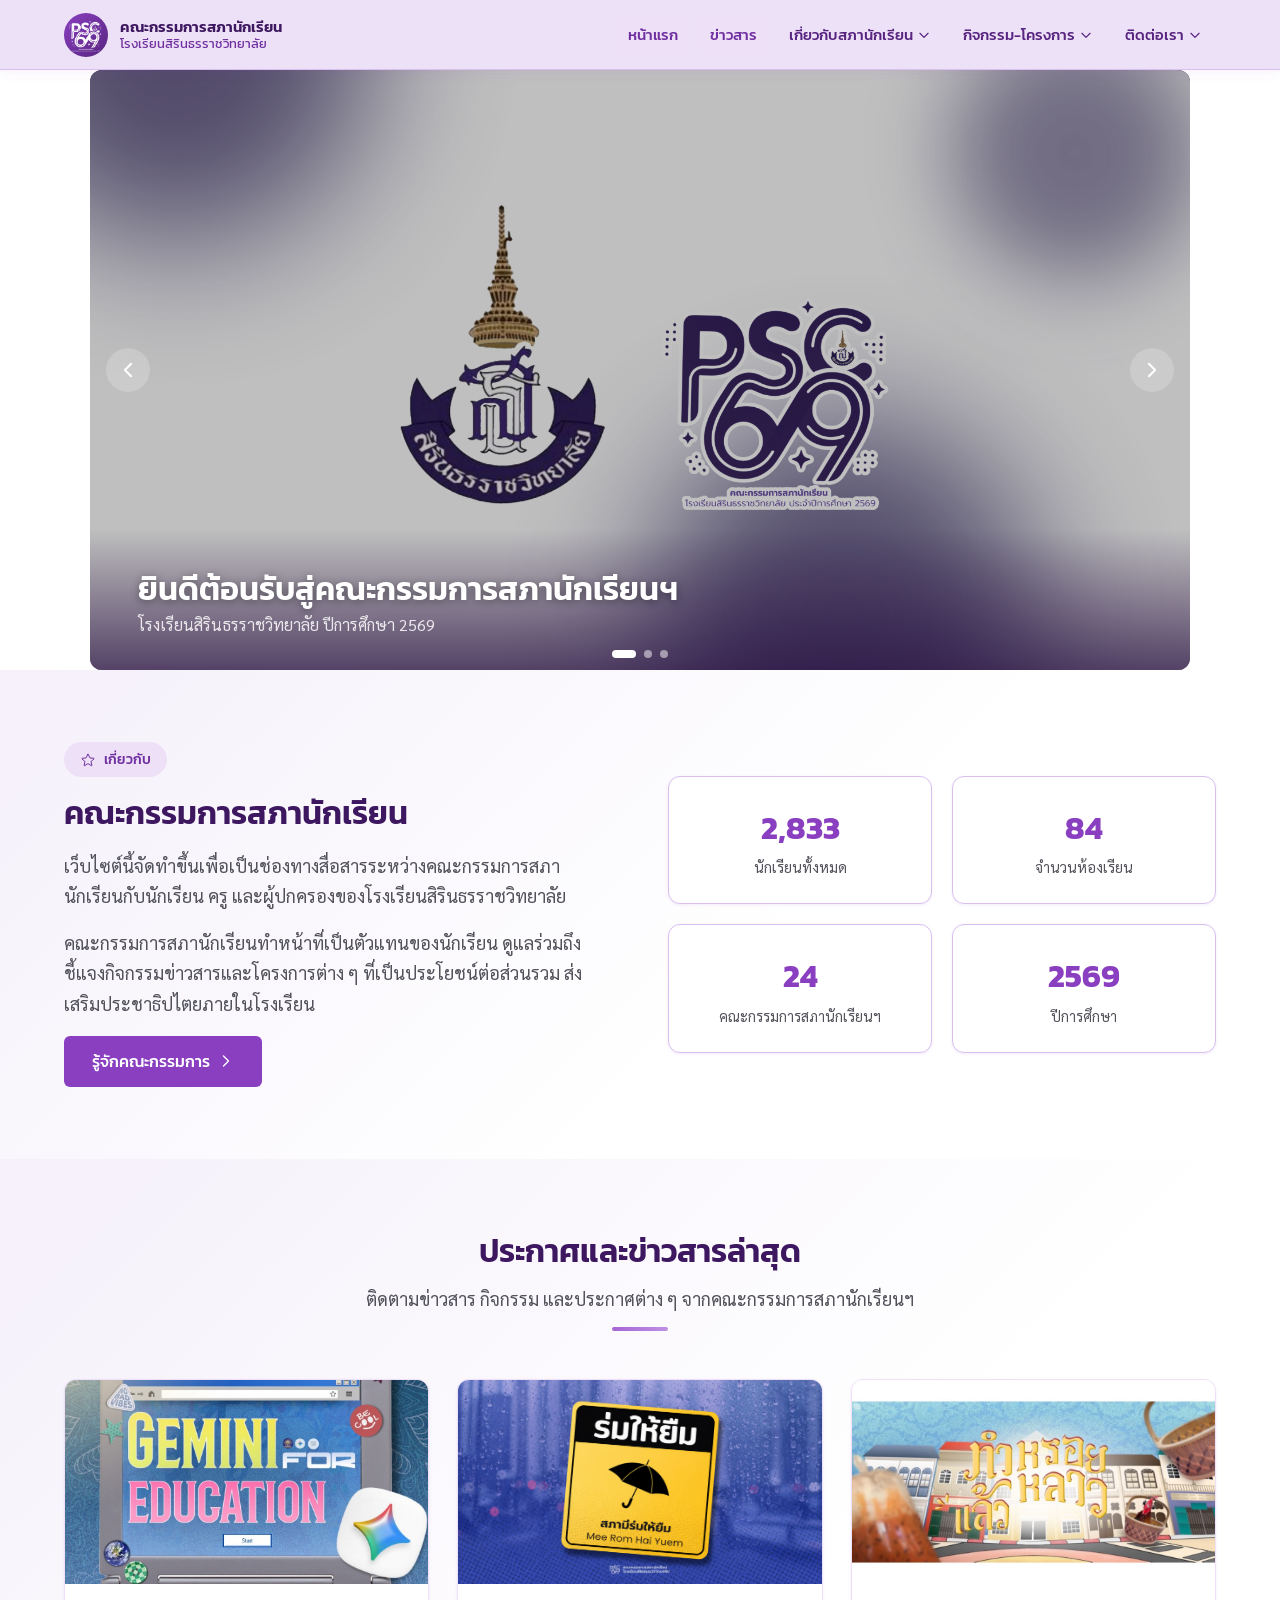
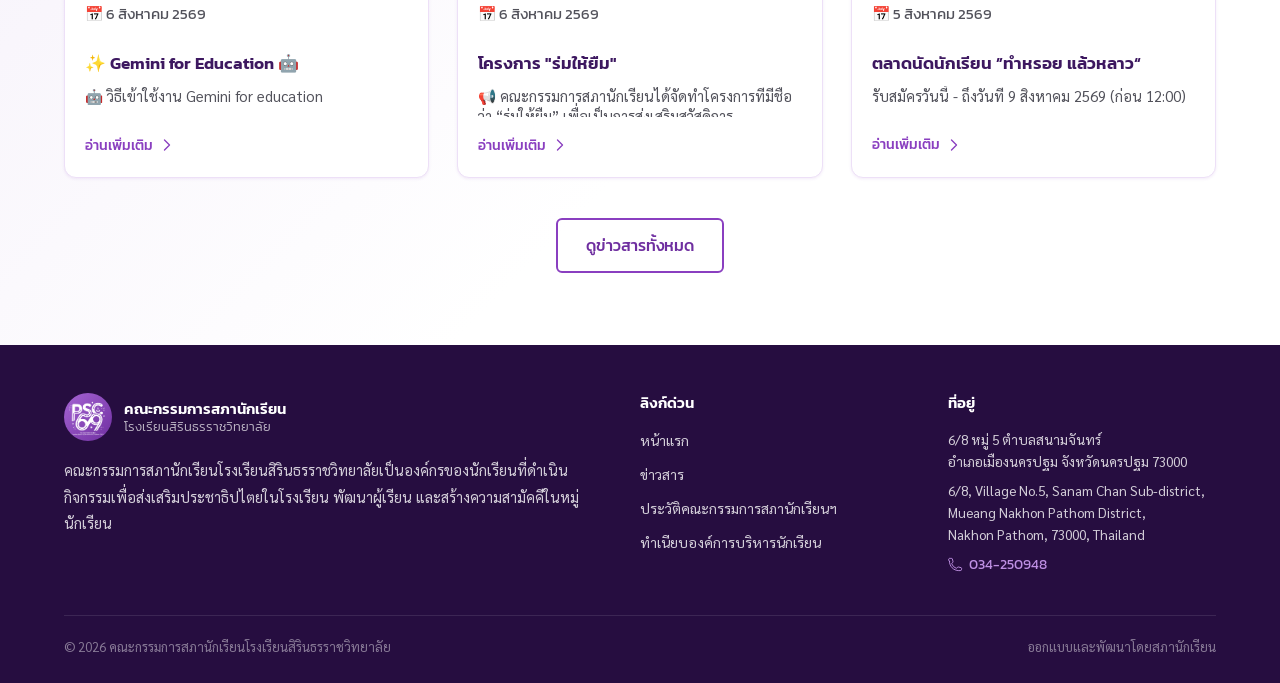
<file: index.html>
<!DOCTYPE html>
<html lang="th">
<head>
  <meta charset="UTF-8">
  <meta name="viewport" content="width=device-width, initial-scale=1.0">
  <title>หน้าแรก | คณะกรรมการสภานักเรียนโรงเรียนสิรินธรราชวิทยาลัย</title>
  <meta name="description" content="เว็บไซต์คณะกรรมการสภานักเรียนโรงเรียนสิรินธรราชวิทยาลัย">
  <link rel="preconnect" href="https://fonts.googleapis.com">
  <link rel="preconnect" href="https://fonts.gstatic.com" crossorigin>
  <link href="https://fonts.googleapis.com/css2?family=Kanit:wght@300;400;500;600;700&display=swap" rel="stylesheet">
  <link href="https://fonts.googleapis.com/css2?family=Sarabun:wght@300;400;500;600&display=swap" rel="stylesheet">
  <link rel="stylesheet" href="shared/shared.css">
  <link rel="stylesheet" href="assets/css/style.css">
  <style>
    body { font-family: 'Sarabun', 'TH Sarabun New', sans-serif; }
    :root { --font-body: 'Sarabun', 'TH Sarabun New', sans-serif; }
  </style>
</head>
<body>

  <!-- Navbar & Mobile Menu injected by components.js -->

  <!-- ============ HERO SLIDER ============ -->
  <section class="hero-slider" aria-label="ภาพสไลด์หน้าแรก">
    <!-- Slide 1 -->
    <div class="slide active">
      <img
        src="assets/images/hero/1.png"
        alt="กิจกรรมสภานักเรียน"
        onerror="this.parentElement.style.background='linear-gradient(135deg,#572480,#a664d4)';this.style.display='none'"
      >
      <div class="slide-caption">
        <h2>ยินดีต้อนรับสู่คณะกรรมการสภานักเรียนฯ</h2>
        <p>โรงเรียนสิรินธรราชวิทยาลัย ปีการศึกษา 2569</p>
      </div>
    </div>
    <!-- Slide 2 -->
    <div class="slide">
      <img
        src="assets/images/hero/2.png"
        alt="กิจกรรมส่งเสริมประชาธิปไตย"
        onerror="this.parentElement.style.background='linear-gradient(135deg,#3d1860,#8a3fc0)';this.style.display='none'"
      >
      <div class="slide-caption">
        
      </div>
    </div>
    <!-- Slide 3 -->
    <div class="slide">
      <img
        src="assets/images/hero/3.png"
        alt="โครงการพัฒนาผู้เรียน"
        onerror="this.parentElement.style.background='linear-gradient(135deg,#260d40,#6f2fa0)';this.style.display='none'"
      >
      <div class="slide-caption">
        <h2>เสด็จสู่แดนสรวง</h2>
        <p>ไทยทั้งปวงน้อมสำนึกในพระกรุณาธิคุณตราบนิรันตร์</p>
      </div>
    </div>

    <!-- Controls -->
    <button class="slider-btn prev" aria-label="สไลด์ก่อนหน้า">
      <svg xmlns="http://www.w3.org/2000/svg" fill="none" viewBox="0 0 24 24" stroke-width="2.5" stroke="currentColor"><path stroke-linecap="round" stroke-linejoin="round" d="M15.75 19.5 8.25 12l7.5-7.5"/></svg>
    </button>
    <button class="slider-btn next" aria-label="สไลด์ถัดไป">
      <svg xmlns="http://www.w3.org/2000/svg" fill="none" viewBox="0 0 24 24" stroke-width="2.5" stroke="currentColor"><path stroke-linecap="round" stroke-linejoin="round" d="m8.25 4.5 7.5 7.5-7.5 7.5"/></svg>
    </button>
    <div class="slider-indicators">
      <button class="indicator active" aria-label="สไลด์ 1"></button>
      <button class="indicator" aria-label="สไลด์ 2"></button>
      <button class="indicator" aria-label="สไลด์ 3"></button>
    </div>
  </section>

  <!-- ============ INTRO ============ -->
  <section class="intro-section section">
    <div class="container">
      <div class="intro-grid">
        <div class="intro-text fade-in">
          <div class="intro-badge">
            <svg xmlns="http://www.w3.org/2000/svg" fill="none" viewBox="0 0 24 24" stroke-width="1.5" stroke="currentColor" style="width:16px;height:16px"><path stroke-linecap="round" stroke-linejoin="round" d="M11.48 3.499a.562.562 0 0 1 1.04 0l2.125 5.111a.563.563 0 0 0 .475.345l5.518.442c.499.04.701.663.321.988l-4.204 3.602a.563.563 0 0 0-.182.557l1.285 5.385a.562.562 0 0 1-.84.61l-4.725-2.885a.562.562 0 0 0-.586 0L6.982 20.54a.562.562 0 0 1-.84-.61l1.285-5.386a.562.562 0 0 0-.182-.557l-4.204-3.602a.562.562 0 0 1 .321-.988l5.518-.442a.563.563 0 0 0 .475-.345L11.48 3.5Z"/></svg>
            เกี่ยวกับ
          </div>
          <h2>คณะกรรมการสภานักเรียน</h2>
          <p>เว็บไซต์นี้จัดทำขึ้นเพื่อเป็นช่องทางสื่อสารระหว่างคณะกรรมการสภานักเรียนกับนักเรียน ครู และผู้ปกครองของโรงเรียนสิรินธรราชวิทยาลัย</p>
          <p>คณะกรรมการสภานักเรียนทำหน้าที่เป็นตัวแทนของนักเรียน ดูแลร่วมถึงชี้แจงกิจกรรมข่าวสารและโครงการต่าง ๆ ที่เป็นประโยชน์ต่อส่วนรวม ส่งเสริมประชาธิปไตยภายในโรงเรียน</p>
          <a href="about/committee.html" class="btn btn-primary">
            รู้จักคณะกรรมการ
            <svg xmlns="http://www.w3.org/2000/svg" fill="none" viewBox="0 0 24 24" stroke-width="2" stroke="currentColor" style="width:16px;height:16px"><path stroke-linecap="round" stroke-linejoin="round" d="m8.25 4.5 7.5 7.5-7.5 7.5"/></svg>
          </a>
        </div>
        <div class="intro-stats fade-in" style="transition-delay:.15s">
          <div class="stat-card">
            <div class="stat-num">2,833</div>
            <p class="stat-label">นักเรียนทั้งหมด</p>
          </div>
          <div class="stat-card">
            <div class="stat-num">84</div>
            <p class="stat-label">จำนวนห้องเรียน</p>
          </div>
          <div class="stat-card">
            <div class="stat-num">24</div>
            <p class="stat-label">คณะกรรมการสภานักเรียนฯ</p>
          </div>
          <div class="stat-card">
            <div class="stat-num">2569</div>
            <p class="stat-label">ปีการศึกษา</p>
          </div>
        </div>
      </div>
    </div>
  </section>

  <!-- ============ LATEST NEWS ============ -->
  <section class="announcements-section section">
    <div class="container">
      <div class="section-header fade-in">
        <h2>ประกาศและข่าวสารล่าสุด</h2>
        <p>ติดตามข่าวสาร กิจกรรม และประกาศต่าง ๆ จากคณะกรรมการสภานักเรียนฯ</p>
        <div class="section-divider"></div>
      </div>

      <div class="news-grid">
        <!-- 📝 วิธีเพิ่มข่าวใหม่ (ต้องเพิ่มทั้ง 2 ที่):
             1. สร้างไฟล์ใหม่ในโฟลเดอร์ announcements/ โดย copy จาก announcement-template.html
             2. แก้ไขข้อมูลในไฟล์ใหม่ (ชื่อไฟล์, หัวข้อ, วันที่, เนื้อหา, รูปภาพ)
             3. เพิ่ม card ในไฟล์นี้ (หน้าแรก) - copy template ด้านล่าง
             4. เพิ่ม card ใน announcements/index.html (หน้าข่าวรวม) - copy template จากนั่น
             5. อัปโหลดรูปภาพไปที่ assets/images/announcements/
        -->
        
        <!-- 📋 TEMPLATE: Copy ส่วนนี้เพื่อเพิ่มข่าวใหม่ -->
        <!--
        <article class="news-card fade-in" style="transition-delay:.05s">
          <div class="news-card-img">
            <img src="assets/images/announcements/[ชื่อไฟล์รูป].jpg" alt="[หัวข้อข่าว]"
              onerror="this.parentElement.classList.add('placeholder');this.style.display='none';this.parentElement.innerHTML+='<svg xmlns=&quot;http://www.w3.org/2000/svg&quot; fill=&quot;none&quot; viewBox=&quot;0 0 24 24&quot; stroke-width=&quot;1.5&quot; stroke=&quot;currentColor&quot;><path stroke-linecap=&quot;round&quot; stroke-linejoin=&quot;round&quot; d=&quot;m2.25 15.75 5.159-5.159a2.25 2.25 0 0 1 3.182 0l5.159 5.159m-1.5-1.5 1.409-1.409a2.25 2.25 0 0 1 3.182 0l2.909 2.909m-18 3.75h16.5a1.5 1.5 0 0 0 1.5-1.5V6a1.5 1.5 0 0 0-1.5-1.5H3.75A1.5 1.5 0 0 0 2.25 6v12a1.5 1.5 0 0 0 1.5 1.5Zm10.5-11.25h.008v.008h-.008V8.25Zm.375 0a.375.375 0 1 1-.75 0 .375.375 0 0 1 .75 0Z&quot;/></svg>'">
          </div>
          <div class="news-card-body">
            <p class="news-date">📅 [วันที่]</p>
            <h3>[หัวข้อข่าว]</h3>
            <p>[คำอธิบายสั้นๆ]...</p>
            <a href="announcements/[ชื่อไฟล์ HTML].html" class="read-more">
              อ่านเพิ่มเติม
              <svg xmlns="http://www.w3.org/2000/svg" fill="none" viewBox="0 0 24 24" stroke-width="2" stroke="currentColor"><path stroke-linecap="round" stroke-linejoin="round" d="m8.25 4.5 7.5 7.5-7.5 7.5"/></svg>
            </a>
          </div>
        </article>
        -->
        
        <!-- เพิ่มข่าวใหม่ด้านล่างบรรทัดนี้ -->

      <article class="news-card fade-in" style="transition-delay:.05s">
         <div class="news-card-img">
           <img src="assets/images/announcements/gemini.jpg" alt="[หัวข้อข่าว]"
             onerror="this.parentElement.classList.add('placeholder');this.style.display='none';this.parentElement.innerHTML+='<svg xmlns=&quot;http://www.w3.org/2000/svg&quot; fill=&quot;none&quot; viewBox=&quot;0 0 24 24&quot; stroke-width=&quot;1.5&quot; stroke=&quot;currentColor&quot;><path stroke-linecap=&quot;round&quot; stroke-linejoin=&quot;round&quot; d=&quot;m2.25 15.75 5.159-5.159a2.25 2.25 0 0 1 3.182 0l5.159 5.159m-1.5-1.5 1.409-1.409a2.25 2.25 0 0 1 3.182 0l2.909 2.909m-18 3.75h16.5a1.5 1.5 0 0 0 1.5-1.5V6a1.5 1.5 0 0 0-1.5-1.5H3.75A1.5 1.5 0 0 0 2.25 6v12a1.5 1.5 0 0 0 1.5 1.5Zm10.5-11.25h.008v.008h-.008V8.25Zm.375 0a.375.375 0 1 1-.75 0 .375.375 0 0 1 .75 0Z&quot;/></svg>'">
         </div>
         <div class="news-card-body">
           <p class="news-date">📅 6 สิงหาคม 2569</p>
           <h3>✨ Gemini for Education 🤖</h3>
           <p>🤖 วิธีเข้าใช้งาน Gemini for education</p>
           <a href="announcements/announcement-4.html" class="read-more">
             อ่านเพิ่มเติม
             <svg xmlns="http://www.w3.org/2000/svg" fill="none" viewBox="0 0 24 24" stroke-width="2" stroke="currentColor"><path stroke-linecap="round" stroke-linejoin="round" d="m8.25 4.5 7.5 7.5-7.5 7.5"/></svg>
           </a>
         </div>
       </article>
       

          <article class="news-card fade-in" style="transition-delay:.05s">
         <div class="news-card-img">
           <img src="assets/images/announcements/rom1.png" alt="[หัวข้อข่าว]"
             onerror="this.parentElement.classList.add('placeholder');this.style.display='none';this.parentElement.innerHTML+='<svg xmlns=&quot;http://www.w3.org/2000/svg&quot; fill=&quot;none&quot; viewBox=&quot;0 0 24 24&quot; stroke-width=&quot;1.5&quot; stroke=&quot;currentColor&quot;><path stroke-linecap=&quot;round&quot; stroke-linejoin=&quot;round&quot; d=&quot;m2.25 15.75 5.159-5.159a2.25 2.25 0 0 1 3.182 0l5.159 5.159m-1.5-1.5 1.409-1.409a2.25 2.25 0 0 1 3.182 0l2.909 2.909m-18 3.75h16.5a1.5 1.5 0 0 0 1.5-1.5V6a1.5 1.5 0 0 0-1.5-1.5H3.75A1.5 1.5 0 0 0 2.25 6v12a1.5 1.5 0 0 0 1.5 1.5Zm10.5-11.25h.008v.008h-.008V8.25Zm.375 0a.375.375 0 1 1-.75 0 .375.375 0 0 1 .75 0Z&quot;/></svg>'">
         </div>
         <div class="news-card-body">
           <p class="news-date">📅 6 สิงหาคม 2569</p>
           <h3>โครงการ "ร่มให้ยืม"</h3>
           <p>📢 คณะกรรมการสภานักเรียนได้จัดทำโครงการที่มีชื่อว่า “ร่มให้ยืม” เพื่อเป็นการส่งเสริมสวัสดิการ</p>
           <a href="announcements/announcement-3.html" class="read-more">
             อ่านเพิ่มเติม
             <svg xmlns="http://www.w3.org/2000/svg" fill="none" viewBox="0 0 24 24" stroke-width="2" stroke="currentColor"><path stroke-linecap="round" stroke-linejoin="round" d="m8.25 4.5 7.5 7.5-7.5 7.5"/></svg>
           </a>
         </div>
       </article>

          <article class="news-card fade-in" style="transition-delay:.05s">
         <div class="news-card-img">
           <img src="assets/images/announcements/south.jpg" alt="[หัวข้อข่าว]"
             onerror="this.parentElement.classList.add('placeholder');this.style.display='none';this.parentElement.innerHTML+='<svg xmlns=&quot;http://www.w3.org/2000/svg&quot; fill=&quot;none&quot; viewBox=&quot;0 0 24 24&quot; stroke-width=&quot;1.5&quot; stroke=&quot;currentColor&quot;><path stroke-linecap=&quot;round&quot; stroke-linejoin=&quot;round&quot; d=&quot;m2.25 15.75 5.159-5.159a2.25 2.25 0 0 1 3.182 0l5.159 5.159m-1.5-1.5 1.409-1.409a2.25 2.25 0 0 1 3.182 0l2.909 2.909m-18 3.75h16.5a1.5 1.5 0 0 0 1.5-1.5V6a1.5 1.5 0 0 0-1.5-1.5H3.75A1.5 1.5 0 0 0 2.25 6v12a1.5 1.5 0 0 0 1.5 1.5Zm10.5-11.25h.008v.008h-.008V8.25Zm.375 0a.375.375 0 1 1-.75 0 .375.375 0 0 1 .75 0Z&quot;/></svg>'">
         </div>
         <div class="news-card-body">
           <p class="news-date">📅 5 สิงหาคม 2569</p>
           <h3>ตลาดนัดนักเรียน ”ทำหรอย แล้วหลาว“</h3>
           <p>รับสมัครวันนี้ - ถึงวันที่ 9 สิงหาคม 2569 (ก่อน 12:00)</p>
           <a href="announcements/announcement-5.html" class="read-more">
             อ่านเพิ่มเติม
             <svg xmlns="http://www.w3.org/2000/svg" fill="none" viewBox="0 0 24 24" stroke-width="2" stroke="currentColor"><path stroke-linecap="round" stroke-linejoin="round" d="m8.25 4.5 7.5 7.5-7.5 7.5"/></svg>
           </a>
         </div>
       </article>
       


      
        
      </div>

      <div class="section-footer fade-in">
        <a href="announcements/index.html" class="btn btn-outline">ดูข่าวสารทั้งหมด</a>
      </div>
    </div>
  </section>

  <!-- Scripts -->
  <script src="shared/components.js"></script>
  <script src="assets/js/main.js"></script>
</body>
</html>
</file>
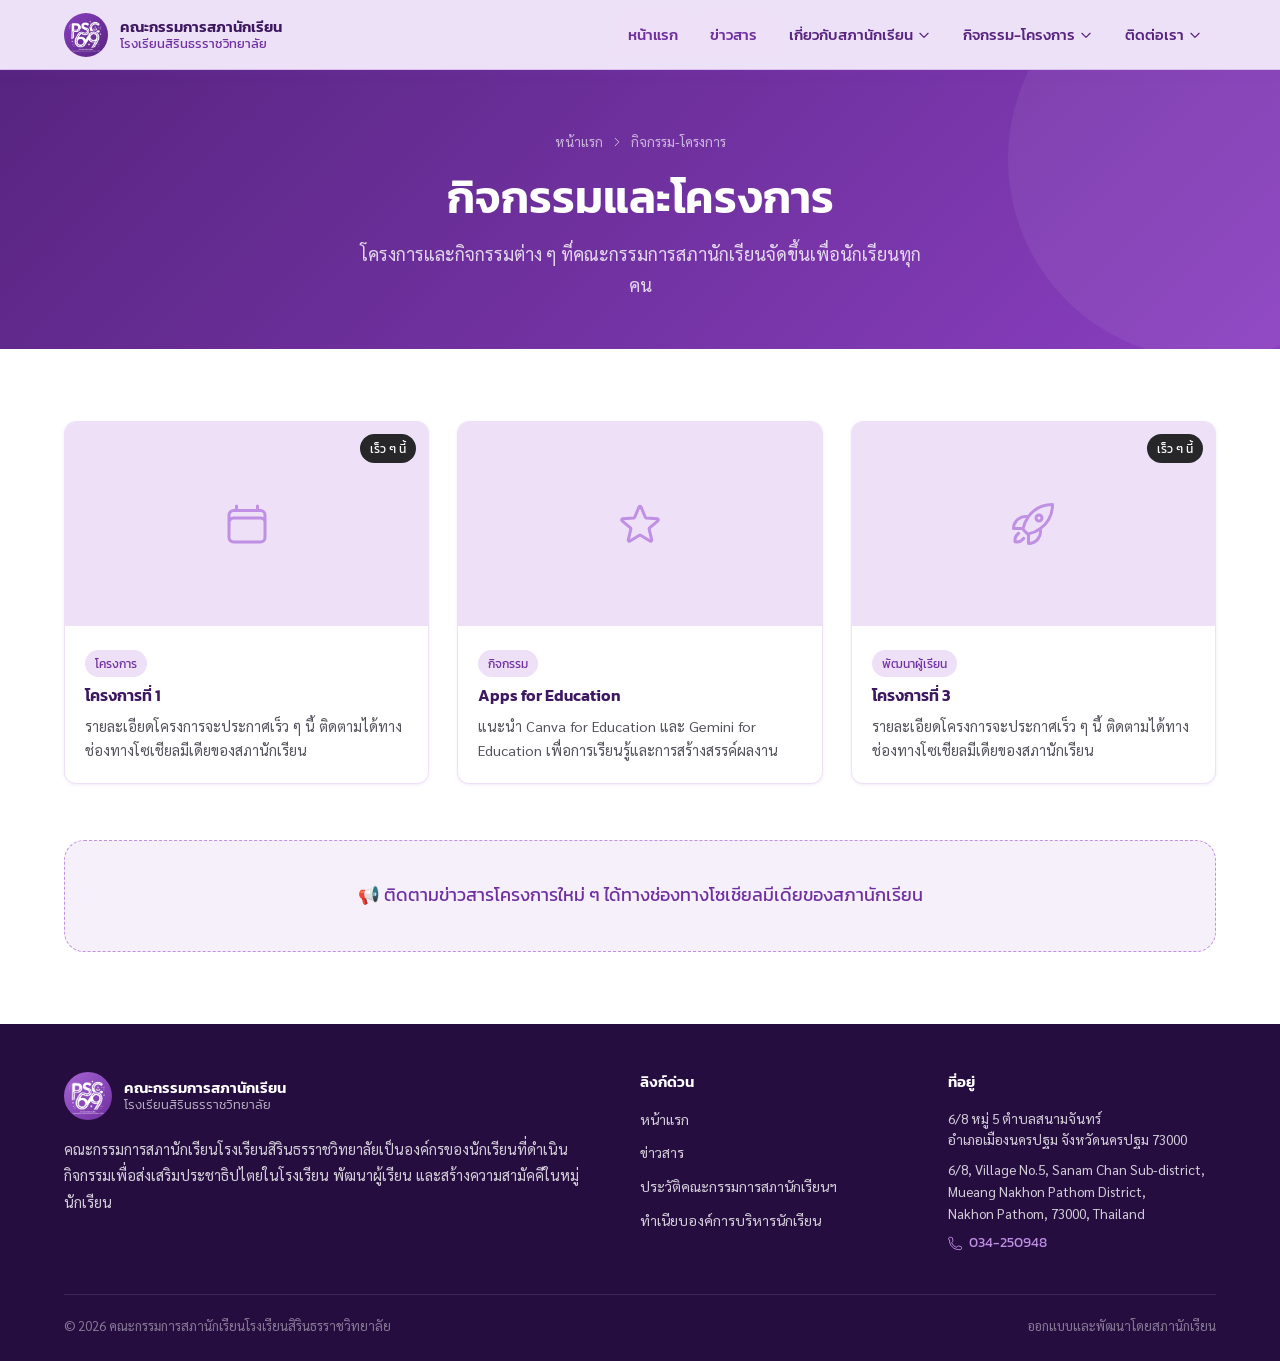
<file: activities/index.html>
<!DOCTYPE html>
<html lang="th">
<head>
  <meta charset="UTF-8">
  <meta name="viewport" content="width=device-width, initial-scale=1.0">
  <title>กิจกรรม-โครงการ | สภานักเรียน โรงเรียนสิรินธรราชวิทยาลัย</title>
  <link rel="preconnect" href="https://fonts.googleapis.com">
  <link href="https://fonts.googleapis.com/css2?family=Kanit:wght@300;400;500;600;700&family=Sarabun:wght@300;400;500;600&display=swap" rel="stylesheet">
  <link rel="stylesheet" href="../shared/shared.css">
  <link rel="stylesheet" href="../assets/css/style.css">
  <style>body { font-family: 'Sarabun', 'TH Sarabun New', sans-serif; } :root { --font-body: 'Sarabun', sans-serif; }</style>
</head>
<body>

  <section class="page-hero">
    <div class="container">
      <div class="breadcrumb">
        <a href="../index.html">หน้าแรก</a>
        <svg xmlns="http://www.w3.org/2000/svg" fill="none" viewBox="0 0 24 24" stroke-width="2" stroke="currentColor"><path stroke-linecap="round" stroke-linejoin="round" d="m8.25 4.5 7.5 7.5-7.5 7.5"/></svg>
        <span>กิจกรรม-โครงการ</span>
      </div>
      <h1>กิจกรรมและโครงการ</h1>
      <p>โครงการและกิจกรรมต่าง ๆ ที่คณะกรรมการสภานักเรียนจัดขึ้นเพื่อนักเรียนทุกคน</p>
    </div>
  </section>

  <section class="section">
    <div class="container">
      <div class="activities-grid">

        <!-- Activity 1 -->
        <div class="activity-card fade-in">
          <div class="activity-card-img">
            <svg xmlns="http://www.w3.org/2000/svg" fill="none" viewBox="0 0 24 24" stroke-width="1.5" stroke="currentColor"><path stroke-linecap="round" stroke-linejoin="round" d="M6.75 3v2.25M17.25 3v2.25M3 18.75V7.5a2.25 2.25 0 0 1 2.25-2.25h13.5A2.25 2.25 0 0 1 21 7.5v11.25m-18 0A2.25 2.25 0 0 0 5.25 21h13.5A2.25 2.25 0 0 0 21 18.75m-18 0v-7.5A2.25 2.25 0 0 1 5.25 9h13.5A2.25 2.25 0 0 1 21 11.25v7.5"/></svg>
          </div>
          <span class="coming-soon-badge">เร็ว ๆ นี้</span>
          <div class="activity-card-body">
            <span class="activity-tag">โครงการ</span>
            <h3>โครงการที่ 1</h3>
            <p>รายละเอียดโครงการจะประกาศเร็ว ๆ นี้ ติดตามได้ทางช่องทางโซเชียลมีเดียของสภานักเรียน</p>
          </div>
        </div>

        <!-- Activity 2 -->
        <div class="activity-card fade-in" style="transition-delay:.05s">
          <div class="activity-card-img">
            <svg xmlns="http://www.w3.org/2000/svg" fill="none" viewBox="0 0 24 24" stroke-width="1.5" stroke="currentColor"><path stroke-linecap="round" stroke-linejoin="round" d="M11.48 3.499a.562.562 0 0 1 1.04 0l2.125 5.111a.563.563 0 0 0 .475.345l5.518.442c.499.04.701.663.321.988l-4.204 3.602a.563.563 0 0 0-.182.557l1.285 5.385a.562.562 0 0 1-.84.61l-4.725-2.885a.562.562 0 0 0-.586 0L6.982 20.54a.562.562 0 0 1-.84-.61l1.285-5.386a.562.562 0 0 0-.182-.557l-4.204-3.602a.562.562 0 0 1 .321-.988l5.518-.442a.563.563 0 0 0 .475-.345L11.48 3.5Z"/></svg>
          </div>
          <div class="activity-card-body">
            <span class="activity-tag">กิจกรรม</span>
            <h3>Apps for Education</h3>
            <p>แนะนำ Canva for Education และ Gemini for Education เพื่อการเรียนรู้และการสร้างสรรค์ผลงาน</p>
          </div>
        </div>

        <!-- Activity 3 -->
        <div class="activity-card fade-in" style="transition-delay:.1s">
          <div class="activity-card-img">
            <svg xmlns="http://www.w3.org/2000/svg" fill="none" viewBox="0 0 24 24" stroke-width="1.5" stroke="currentColor"><path stroke-linecap="round" stroke-linejoin="round" d="M15.59 14.37a6 6 0 0 1-5.84 7.38v-4.8m5.84-2.58a14.98 14.98 0 0 0 6.16-12.12A14.98 14.98 0 0 0 9.631 8.41m5.96 5.96a14.926 14.926 0 0 1-5.841 2.58m-.119-8.54a6 6 0 0 0-7.381 5.84h4.8m2.581-5.84a14.927 14.927 0 0 0-2.58 5.84m2.699 2.7c-.103.021-.207.041-.311.06a15.09 15.09 0 0 1-2.448-2.448 14.9 14.9 0 0 1 .06-.312m-2.24 2.39a4.493 4.493 0 0 0-1.757 4.306 4.493 4.493 0 0 0 4.306-1.758M16.5 9a1.5 1.5 0 1 1-3 0 1.5 1.5 0 0 1 3 0Z"/></svg>
          </div>
          <span class="coming-soon-badge">เร็ว ๆ นี้</span>
          <div class="activity-card-body">
            <span class="activity-tag">พัฒนาผู้เรียน</span>
            <h3>โครงการที่ 3</h3>
            <p>รายละเอียดโครงการจะประกาศเร็ว ๆ นี้ ติดตามได้ทางช่องทางโซเชียลมีเดียของสภานักเรียน</p>
          </div>
        </div>

      </div>

      <div style="text-align:center;margin-top:56px;padding:40px;background:var(--purple-50);border-radius:var(--radius-lg);border:1px dashed var(--purple-300)">
        <p style="color:var(--purple-600);font-family:var(--font-heading);font-size:1.1rem;margin:0">
          📢 ติดตามข่าวสารโครงการใหม่ ๆ ได้ทางช่องทางโซเชียลมีเดียของสภานักเรียน
        </p>
      </div>
    </div>
  </section>

  <script src="../shared/components.js"></script>
  <script src="../assets/js/main.js"></script>
</body>
</html>
</file>
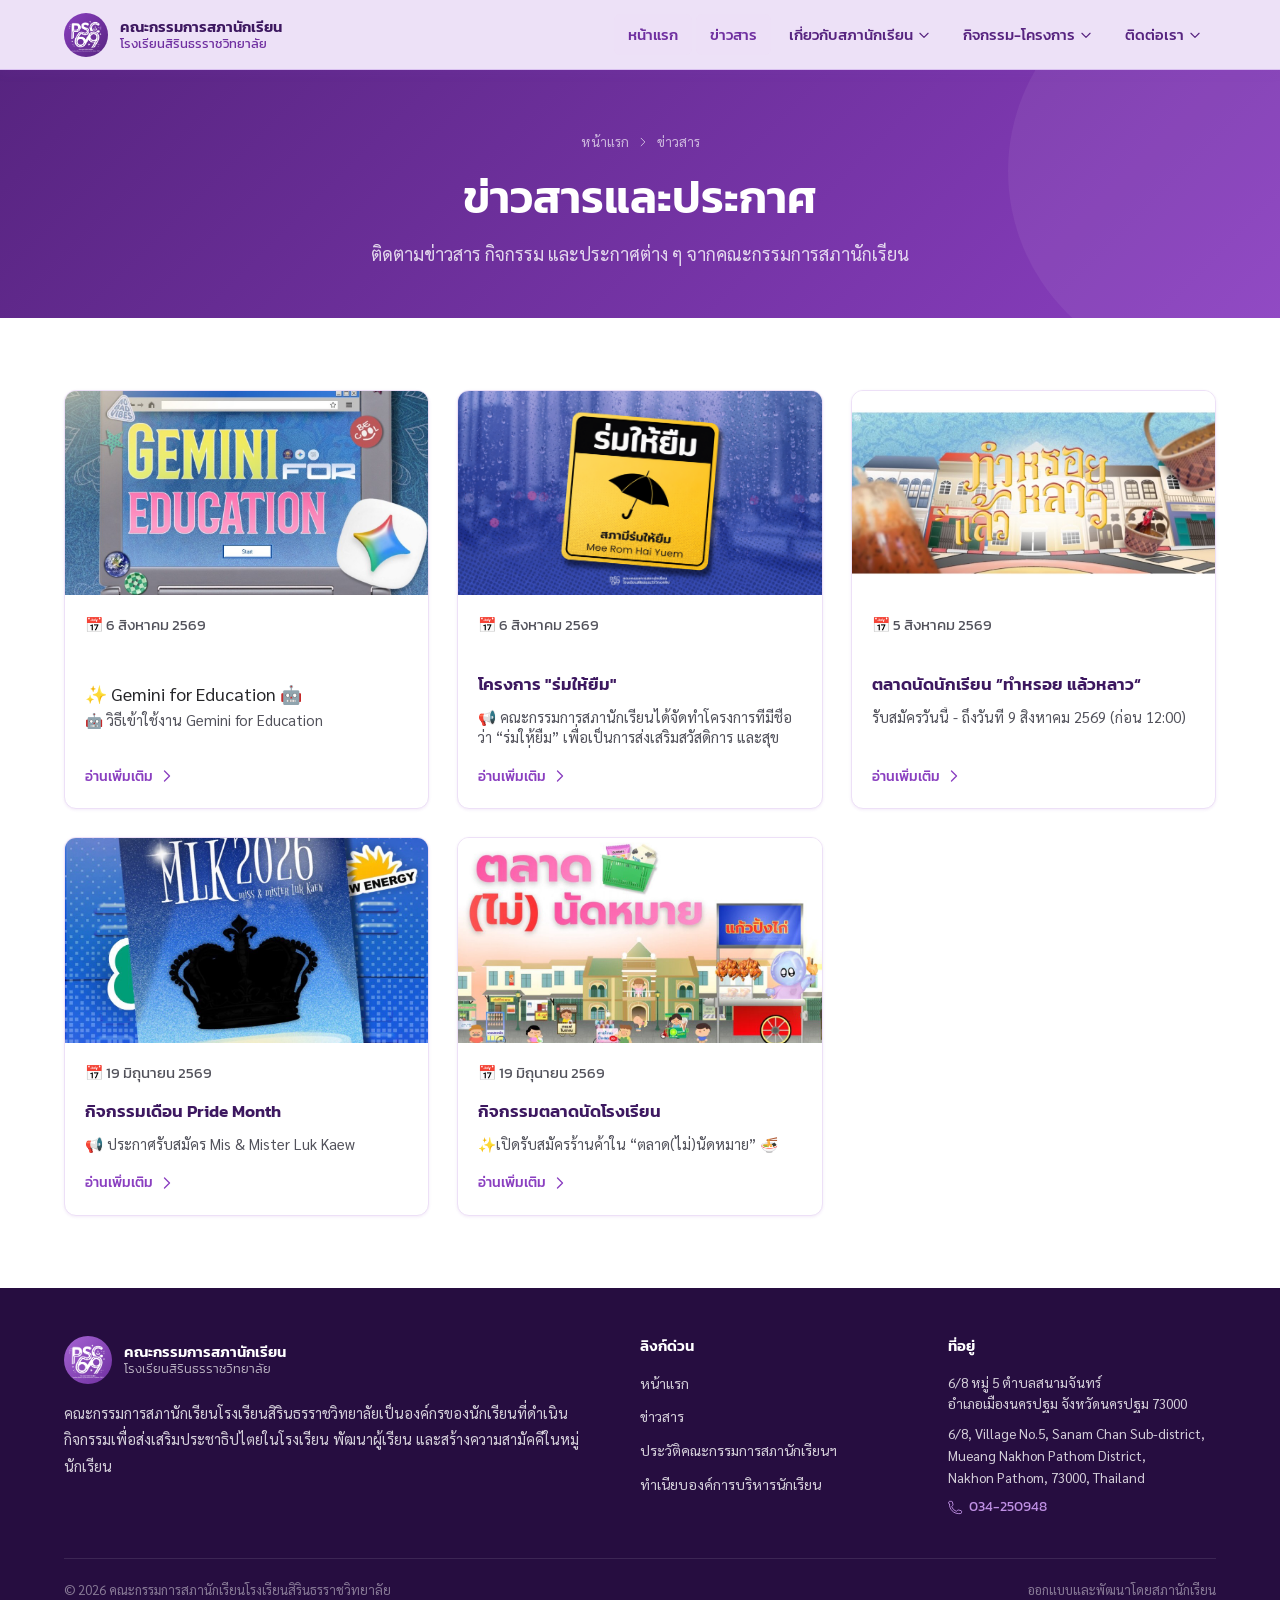
<file: announcements/index.html>
<!DOCTYPE html>
<html lang="th">
<head>
  <meta charset="UTF-8">
  <meta name="viewport" content="width=device-width, initial-scale=1.0">
  <title>ข่าวสาร | คณะกรรมการสภานักเรียนโรงเรียนสิรินธรราชวิทยาลัย</title>
  <link rel="preconnect" href="https://fonts.googleapis.com">
  <link href="https://fonts.googleapis.com/css2?family=Kanit:wght@300;400;500;600;700&family=Sarabun:wght@300;400;500;600&display=swap" rel="stylesheet">
  <link rel="stylesheet" href="../shared/shared.css">
  <link rel="stylesheet" href="../assets/css/style.css">
  <style>body { font-family: 'Sarabun', 'TH Sarabun New', sans-serif; } :root { --font-body: 'Sarabun', sans-serif; }</style>
</head>
<body>

  <!-- Page Hero -->
  <section class="page-hero">
    <div class="container">
      <div class="breadcrumb">
        <a href="../index.html">หน้าแรก</a>
        <svg xmlns="http://www.w3.org/2000/svg" fill="none" viewBox="0 0 24 24" stroke-width="2" stroke="currentColor"><path stroke-linecap="round" stroke-linejoin="round" d="m8.25 4.5 7.5 7.5-7.5 7.5"/></svg>
        <span>ข่าวสาร</span>
      </div>
      <h1>ข่าวสารและประกาศ</h1>
      <p>ติดตามข่าวสาร กิจกรรม และประกาศต่าง ๆ จากคณะกรรมการสภานักเรียน</p>
    </div>
  </section>

  <!-- News Grid -->
  <section class="section">
    <div class="container">
      <div class="announcements-grid">
        <!-- 📝 วิธีเพิ่มข่าวใหม่ (ต้องเพิ่มทั้ง 2 ที่):
             1. สร้างไฟล์ใหม่ในโฟลเดอร์ announcements/ โดย copy จาก announcement-template.html
             2. แก้ไขข้อมูลในไฟล์ใหม่ (ชื่อไฟล์, หัวข้อ, วันที่, เนื้อหา, รูปภาพ)
             3. เพิ่ม card ใน index.html (หน้าแรก) - copy template จากนั่น
             4. เพิ่ม card ในไฟล์นี้ (หน้าข่าวรวม) - copy template ด้านล่าง
             5. อัปโหลดรูปภาพไปที่ assets/images/announcements/
        -->
        
        <!-- 📋 TEMPLATE: Copy ส่วนนี้เพื่อเพิ่มข่าวใหม่ -->
        <!--
        <article class="news-card fade-in">
          <div class="news-card-img">
            <img src="../assets/images/announcements/[ชื่อไฟล์รูป].jpg" alt="[หัวข้อข่าว]"
              onerror="this.parentElement.classList.add('placeholder');this.style.display='none'">
          </div>
          <div class="news-card-body">
            <p class="news-date">📅 [วันที่]</p>
            <h3>[หัวข้อข่าว]</h3>
            <p>[คำอธิบายสั้นๆ]...</p>
            <a href="[ชื่อไฟล์ HTML].html" class="read-more">
              อ่านเพิ่มเติม
              <svg xmlns="http://www.w3.org/2000/svg" fill="none" viewBox="0 0 24 24" stroke-width="2" stroke="currentColor"><path stroke-linecap="round" stroke-linejoin="round" d="m8.25 4.5 7.5 7.5-7.5 7.5"/></svg>
            </a>
          </div>
        </article>
        -->
        
        <!-- เพิ่มข่าวใหม่ด้านล่างบรรทัดนี้ -->

         <article class="news-card fade-in">
          <div class="news-card-img">
            <img src="../assets/images/announcements/gemini.jpg" alt="d"
              onerror="this.parentElement.classList.add('placeholder');this.style.display='none'">
          </div>
          <div class="news-card-body">
            <p class="news-date">📅 6 สิงหาคม 2569</p>
            <h3></h3>✨ Gemini for Education 🤖</h3>
            <p>🤖 วิธีเข้าใช้งาน Gemini for Education</p>
            <a href="announcement-4.html" class="read-more">
              อ่านเพิ่มเติม
              <svg xmlns="http://www.w3.org/2000/svg" fill="none" viewBox="0 0 24 24" stroke-width="2" stroke="currentColor"><path stroke-linecap="round" stroke-linejoin="round" d="m8.25 4.5 7.5 7.5-7.5 7.5"/></svg>
            </a>
          </div>
        </article>

          <article class="news-card fade-in">
          <div class="news-card-img">
            <img src="../assets/images/announcements/rom1.png" alt="d"
              onerror="this.parentElement.classList.add('placeholder');this.style.display='none'">
          </div>
          <div class="news-card-body">
            <p class="news-date">📅 6 สิงหาคม 2569</p>
            <h3>โครงการ "ร่มให้ยืม"</h3>
            <p>📢 คณะกรรมการสภานักเรียนได้จัดทำโครงการที่มีชื่อว่า “ร่มให้ยืม” เพื่อเป็นการส่งเสริมสวัสดิการ และสุขอนามัยที่ดีแก่นักเรียน 💪🏻</p>
            <a href="announcement-3.html" class="read-more">
              อ่านเพิ่มเติม
              <svg xmlns="http://www.w3.org/2000/svg" fill="none" viewBox="0 0 24 24" stroke-width="2" stroke="currentColor"><path stroke-linecap="round" stroke-linejoin="round" d="m8.25 4.5 7.5 7.5-7.5 7.5"/></svg>
            </a>
          </div>
        </article>

        <article class="news-card fade-in">
          <div class="news-card-img">
            <img src="../assets/images/announcements/south.jpg" alt="d"
              onerror="this.parentElement.classList.add('placeholder');this.style.display='none'">
          </div>
          <div class="news-card-body">
            <p class="news-date">📅 5 สิงหาคม 2569</p>
            <h3>ตลาดนัดนักเรียน ”ทำหรอย แล้วหลาว“</h3>
            <p>รับสมัครวันนี้ - ถึงวันที่ 9 สิงหาคม 2569 (ก่อน 12:00)</p>
            <a href="announcement-5.html" class="read-more">
              อ่านเพิ่มเติม
              <svg xmlns="http://www.w3.org/2000/svg" fill="none" viewBox="0 0 24 24" stroke-width="2" stroke="currentColor"><path stroke-linecap="round" stroke-linejoin="round" d="m8.25 4.5 7.5 7.5-7.5 7.5"/></svg>
            </a>
          </div>
        </article>

        
         
        <article class="news-card fade-in">
          <div class="news-card-img">
            <img src="../assets/images/announcements/a2.jpg" alt="d"
              onerror="this.parentElement.classList.add('placeholder');this.style.display='none'">
          </div>
          <div class="news-card-body">
            <p class="news-date">📅 19 มิถุนายน 2569</p>
            <h3>กิจกรรมเดือน Pride Month</h3>
            <p>📢 ประกาศรับสมัคร Mis & Mister Luk Kaew</p>
            <a href="announcement-2.html" class="read-more">
              อ่านเพิ่มเติม
              <svg xmlns="http://www.w3.org/2000/svg" fill="none" viewBox="0 0 24 24" stroke-width="2" stroke="currentColor"><path stroke-linecap="round" stroke-linejoin="round" d="m8.25 4.5 7.5 7.5-7.5 7.5"/></svg>
            </a>
          </div>
        </article>



        <article class="news-card fade-in">
          <div class="news-card-img">
            <img src="../assets/images/announcements/a1.jpg" alt="d"
              onerror="this.parentElement.classList.add('placeholder');this.style.display='none'">
          </div>
          <div class="news-card-body">
            <p class="news-date">📅 19 มิถุนายน 2569</p>
            <h3>กิจกรรมตลาดนัดโรงเรียน</h3>
            <p>✨เปิดรับสมัครร้านค้าใน “ตลาด(ไม่)นัดหมาย” 🍜</p>
            <a href="announcement-1.html" class="read-more">
              อ่านเพิ่มเติม
              <svg xmlns="http://www.w3.org/2000/svg" fill="none" viewBox="0 0 24 24" stroke-width="2" stroke="currentColor"><path stroke-linecap="round" stroke-linejoin="round" d="m8.25 4.5 7.5 7.5-7.5 7.5"/></svg>
            </a>
          </div>
        </article>


   

      </div>
    </div>
  </section>

  <script src="../shared/components.js"></script>
  <script src="../assets/js/main.js"></script>
</body>
</html>
</file>
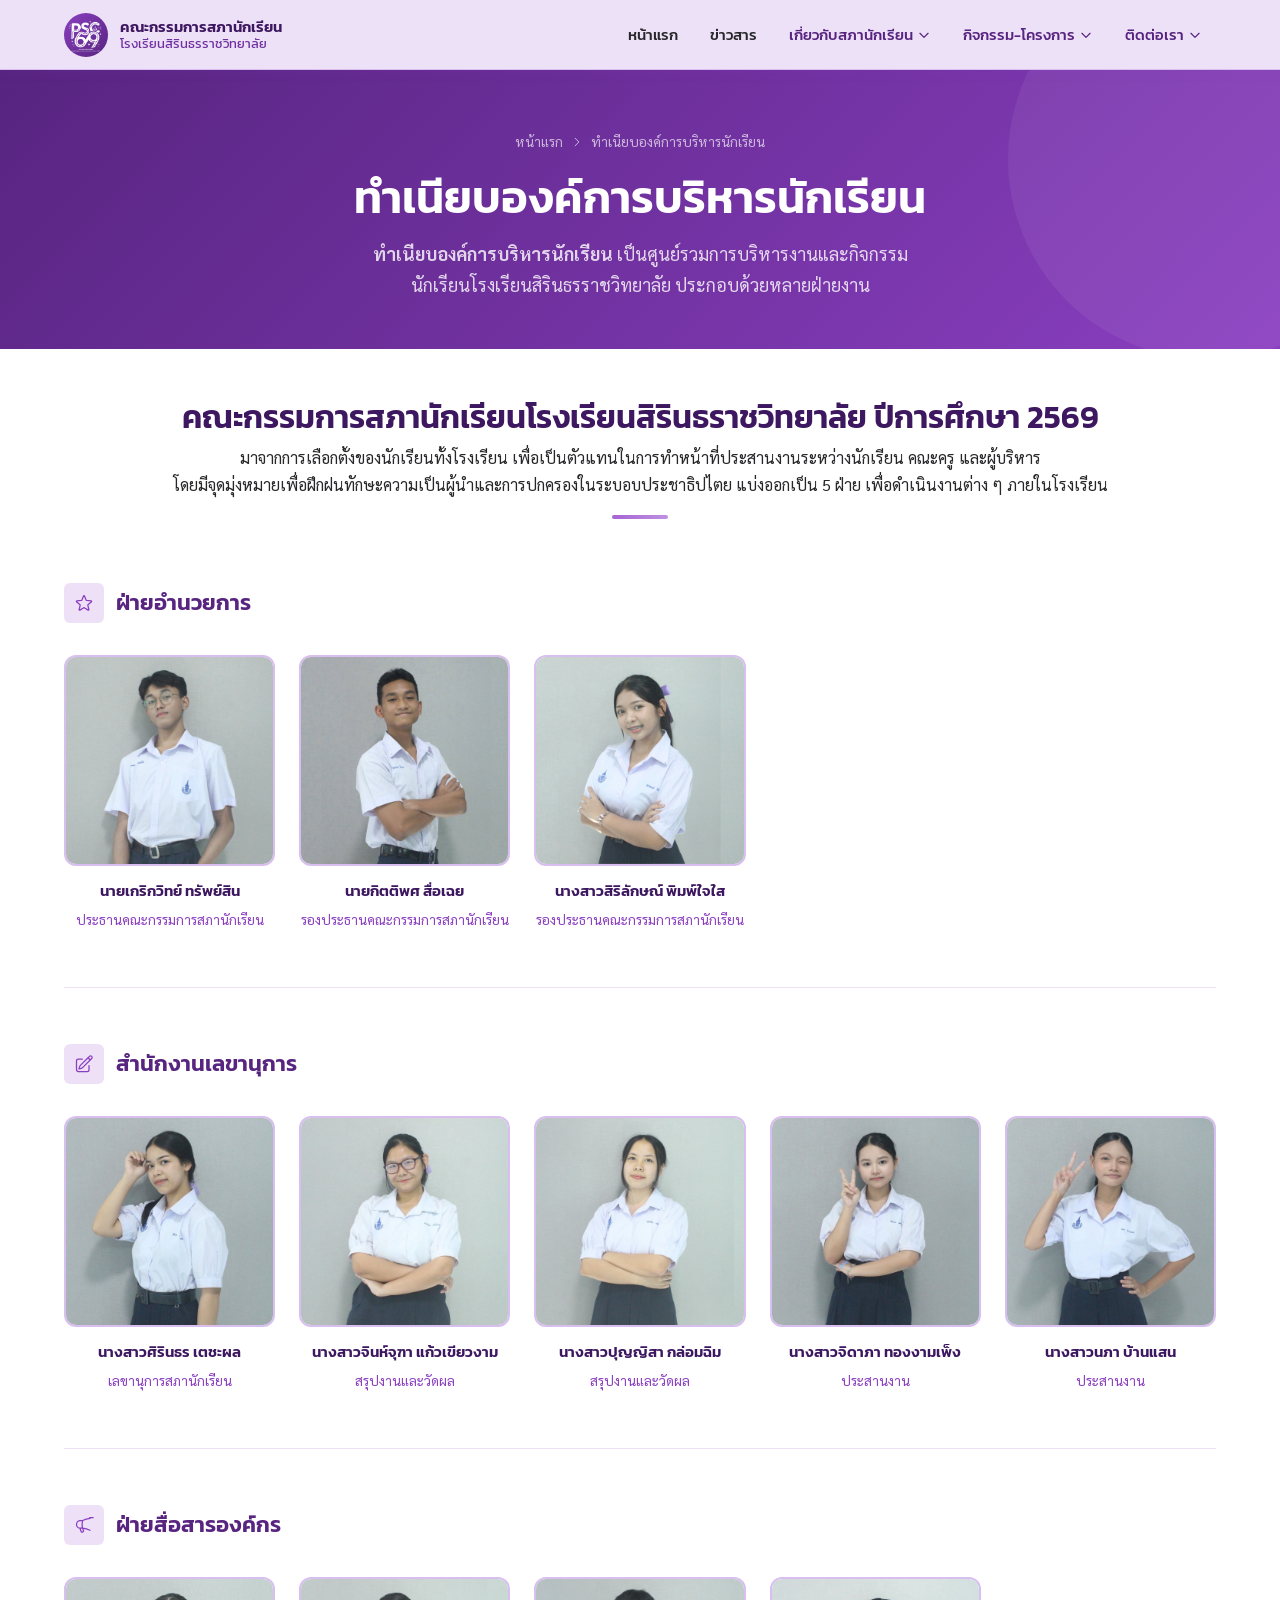
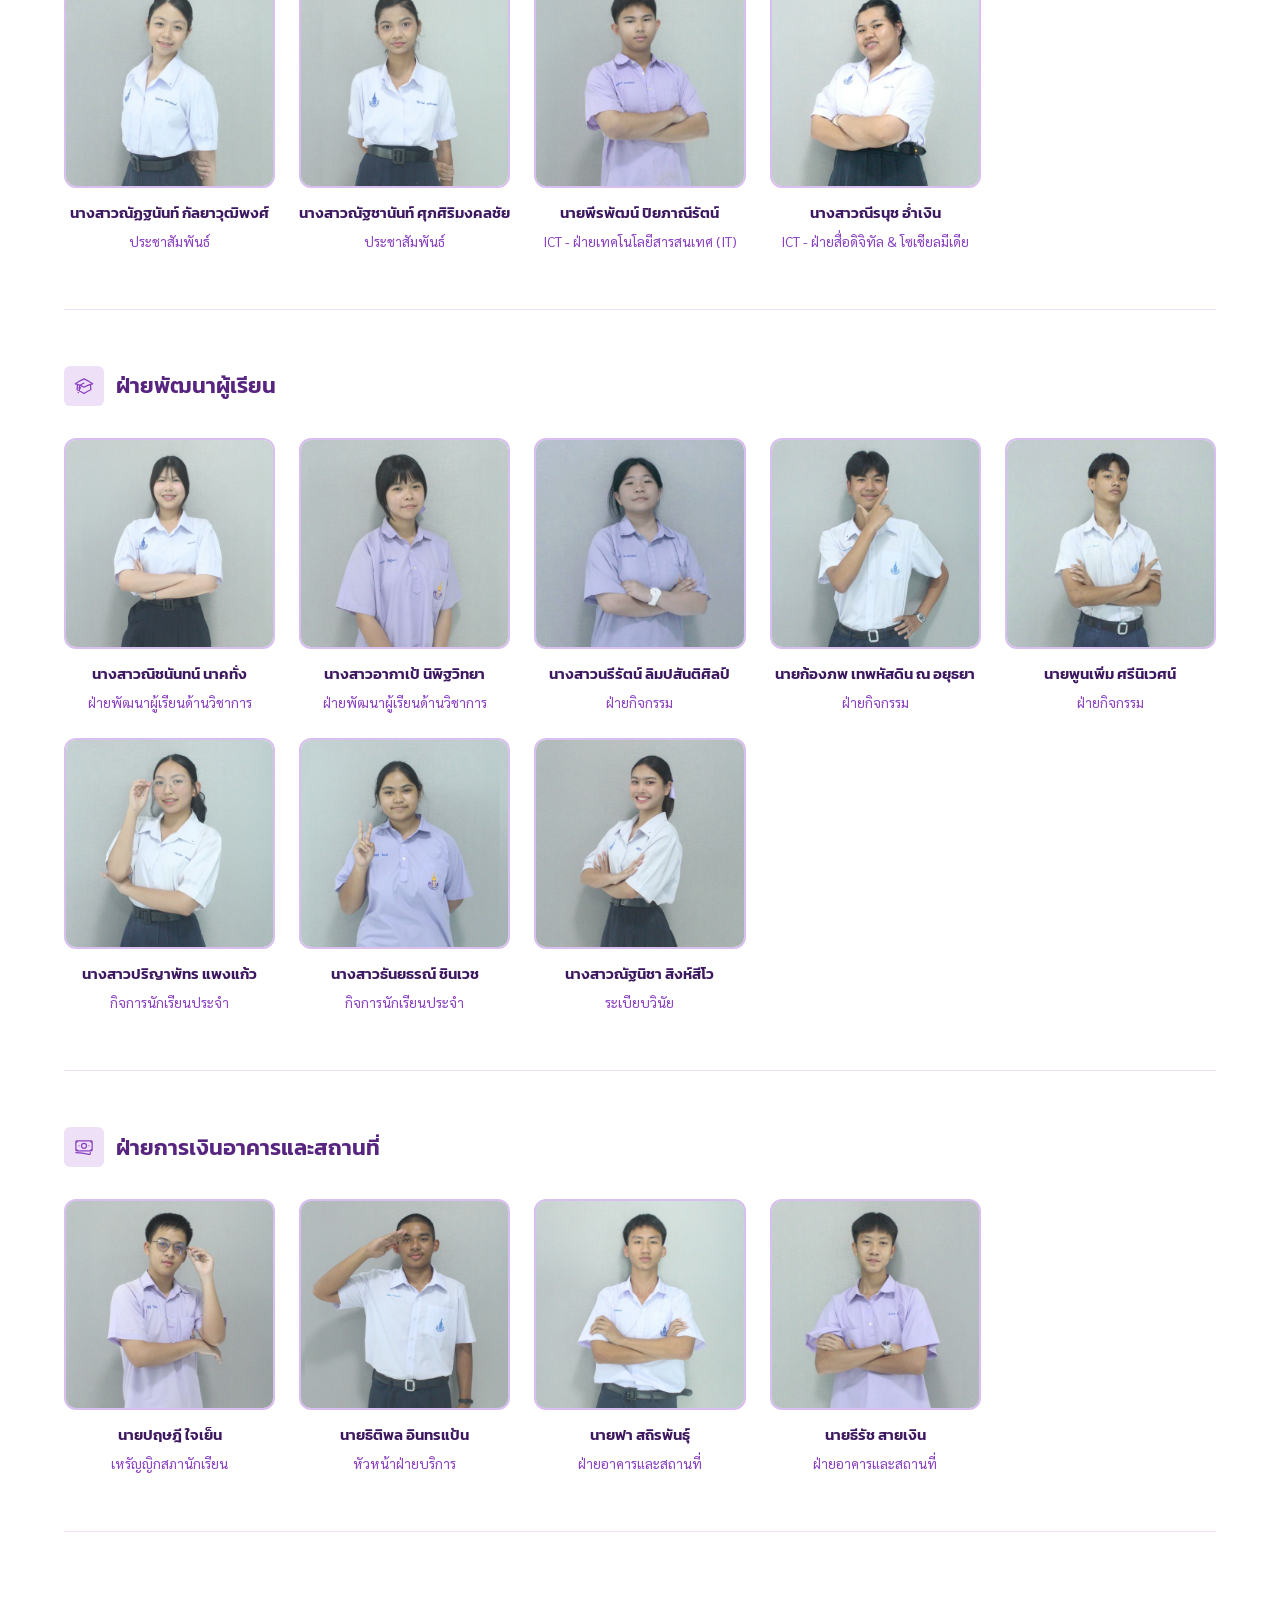
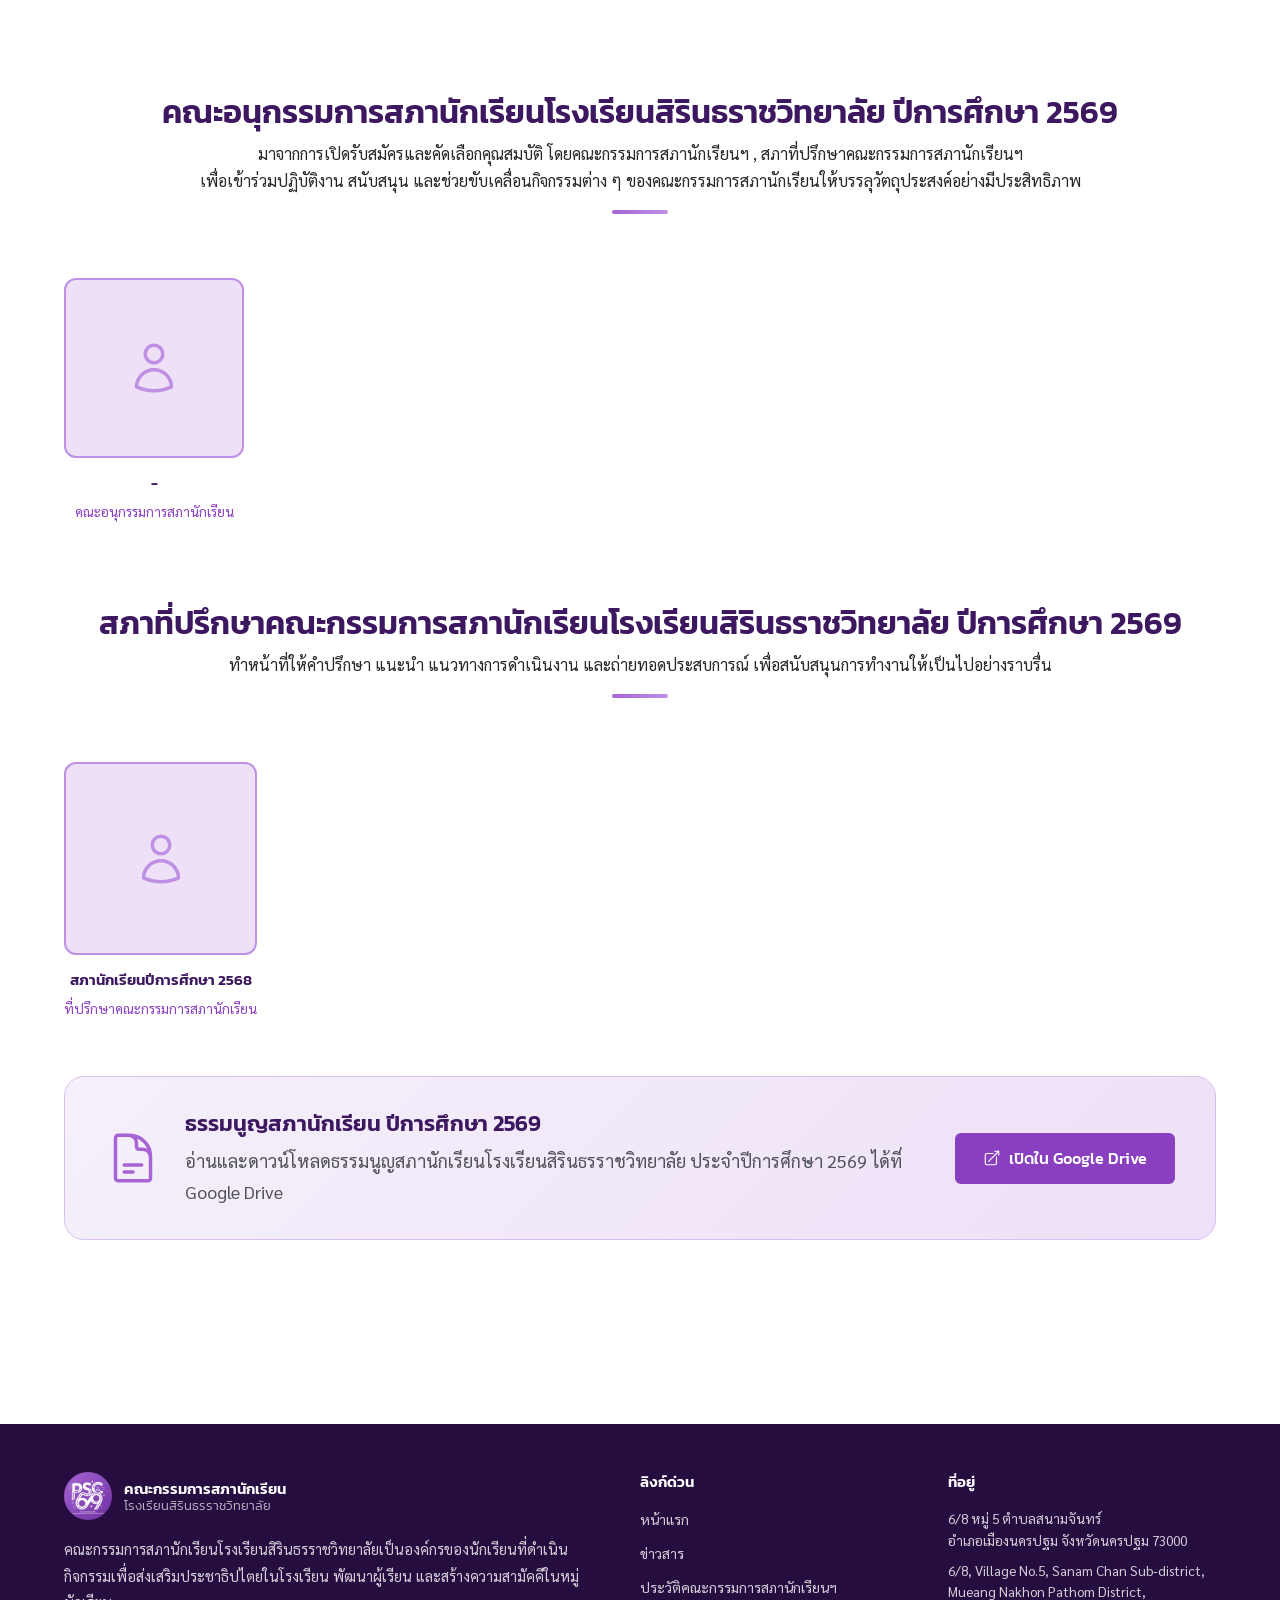
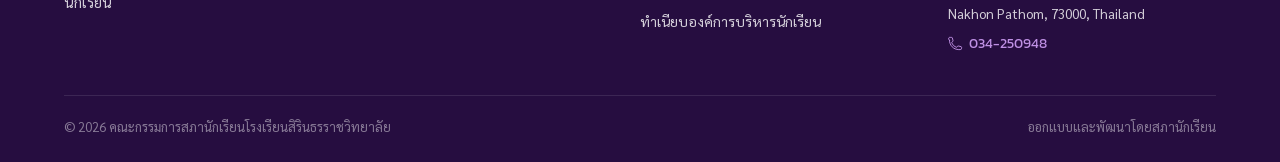
<file: about/committee.html>
<!DOCTYPE html>
<html lang="th">
<head>
  <meta charset="UTF-8">
  <meta name="viewport" content="width=device-width, initial-scale=1.0">
  <title>ทำเนียบองค์การบริหารนักเรียน | สภานักเรียน โรงเรียนสิรินธรราชวิทยาลัย</title>
  <link rel="preconnect" href="https://fonts.googleapis.com">
  <link href="https://fonts.googleapis.com/css2?family=Kanit:wght@300;400;500;600;700&family=Sarabun:wght@300;400;500;600&display=swap" rel="stylesheet">
  <link rel="stylesheet" href="../shared/shared.css">
  <link rel="stylesheet" href="../assets/css/style.css">
  <style>body { font-family: 'Sarabun', 'TH Sarabun New', sans-serif; } :root { --font-body: 'Sarabun', sans-serif; }</style>
</head>
<body>

  <!-- Page Hero -->
  <section class="page-hero">
    <div class="container">
      <div class="breadcrumb">
        <a href="../index.html">หน้าแรก</a>
        <svg xmlns="http://www.w3.org/2000/svg" fill="none" viewBox="0 0 24 24" stroke-width="2" stroke="currentColor"><path stroke-linecap="round" stroke-linejoin="round" d="m8.25 4.5 7.5 7.5-7.5 7.5"/></svg>
        <span>ทำเนียบองค์การบริหารนักเรียน</span>
      </div>
      <h1>ทำเนียบองค์การบริหารนักเรียน</h1>
      <p><b>ทำเนียบองค์การบริหารนักเรียน</b> เป็นศูนย์รวมการบริหารงานและกิจกรรมนักเรียนโรงเรียนสิรินธรราชวิทยาลัย ประกอบด้วยหลายฝ่ายงาน</p>
    </div>
  </section>

  <div class="container">

    <!-- ปีการศึกษา heading -->
     
    <div style="text-align:center;padding:48px 0 8px ">
      <h2>คณะกรรมการสภานักเรียนโรงเรียนสิรินธราชวิทยาลัย ปีการศึกษา 2569</h2>
      <p style="font-size:16px; margin-top: 6px;">มาจากการเลือกตั้งของนักเรียนทั้งโรงเรียน เพื่อเป็นตัวแทนในการทำหน้าที่ประสานงานระหว่างนักเรียน คณะครู และผู้บริหาร <br>โดยมีจุดมุ่งหมายเพื่อฝึกฝนทักษะความเป็นผู้นำและการปกครองในระบอบประชาธิปไตย แบ่งออกเป็น 5 ฝ่าย เพื่อดำเนินงานต่าง ๆ ภายในโรงเรียน</p>
      <div class="section-divider"></div>
    </div>

    <!-- ============ ฝ่ายอำนวยการ ============ -->
    <div class="department-section fade-in">
      <div class="department-header">
        <div class="dept-icon">
          <svg xmlns="http://www.w3.org/2000/svg" fill="none" viewBox="0 0 24 24" stroke-width="1.5" stroke="currentColor"><path stroke-linecap="round" stroke-linejoin="round" d="M11.48 3.499a.562.562 0 0 1 1.04 0l2.125 5.111a.563.563 0 0 0 .475.345l5.518.442c.499.04.701.663.321.988l-4.204 3.602a.563.563 0 0 0-.182.557l1.285 5.385a.562.562 0 0 1-.84.61l-4.725-2.885a.562.562 0 0 0-.586 0L6.982 20.54a.562.562 0 0 1-.84-.61l1.285-5.386a.562.562 0 0 0-.182-.557l-4.204-3.602a.562.562 0 0 1 .321-.988l5.518-.442a.563.563 0 0 0 .475-.345L11.48 3.5Z"/></svg>
        </div>
        <h3>ฝ่ายอำนวยการ</h3>
      </div>
      <div class="members-grid">
        <!-- ประธาน -->
        <div class="member-card">
          <div class="member-photo">
            <img src="../assets/images/members/member01.jpg" alt="ประธานสภานักเรียน" onerror="this.style.display='none';this.nextElementSibling.style.display='block'">
            <svg style="display:none" xmlns="http://www.w3.org/2000/svg" fill="none" viewBox="0 0 24 24" stroke-width="1.5" stroke="currentColor"><path stroke-linecap="round" stroke-linejoin="round" d="M15.75 6a3.75 3.75 0 1 1-7.5 0 3.75 3.75 0 0 1 7.5 0ZM4.501 20.118a7.5 7.5 0 0 1 14.998 0A17.933 17.933 0 0 1 12 21.75c-2.676 0-5.216-.584-7.499-1.632Z"/></svg>
          </div>
          <div class="member-name">นายเกริกวิทย์ ทรัพย์สิน</div>
          <div class="member-role">ประธานคณะกรรมการสภานักเรียน</div>
        </div>
        <!-- รองประธาน 1 -->
        <div class="member-card">
          <div class="member-photo">
            <img src="../assets/images/members/member02.jpg" fill="none" viewBox="0 0 24 24" stroke-width="1.5" stroke="currentColor"><path stroke-linecap="round" stroke-linejoin="round" d="M15.75 6a3.75 3.75 0 1 1-7.5 0 3.75 3.75 0 0 1 7.5 0ZM4.501 20.118a7.5 7.5 0 0 1 14.998 0A17.933 17.933 0 0 1 12 21.75c-2.676 0-5.216-.584-7.499-1.632Z"/></svg>
          </div>
          <div class="member-name">นายกิตติพศ สื่อเฉย</div>
          <div class="member-role">รองประธานคณะกรรมการสภานักเรียน</div>
        </div>
        <!-- รองประธาน 2 -->
        <div class="member-card">
          <div class="member-photo">
            <img src="../assets/images/members/member03.jpg" fill="none" viewBox="0 0 24 24" stroke-width="1.5" stroke="currentColor"><path stroke-linecap="round" stroke-linejoin="round" d="M15.75 6a3.75 3.75 0 1 1-7.5 0 3.75 3.75 0 0 1 7.5 0ZM4.501 20.118a7.5 7.5 0 0 1 14.998 0A17.933 17.933 0 0 1 12 21.75c-2.676 0-5.216-.584-7.499-1.632Z"/></svg>
          </div>
          <div class="member-name">นางสาวสิริลักษณ์ พิมพ์ใจใส</div>
          <div class="member-role">รองประธานคณะกรรมการสภานักเรียน</div>
        </div>
      </div>
    </div>

    <!-- ============ ฝ่ายเลขาธิการ ============ -->
    <div class="department-section fade-in">
      <div class="department-header">
        <div class="dept-icon">
          <svg xmlns="http://www.w3.org/2000/svg" fill="none" viewBox="0 0 24 24" stroke-width="1.5" stroke="currentColor"><path stroke-linecap="round" stroke-linejoin="round" d="m16.862 4.487 1.687-1.688a1.875 1.875 0 1 1 2.652 2.652L10.582 16.07a4.5 4.5 0 0 1-1.897 1.13L6 18l.8-2.685a4.5 4.5 0 0 1 1.13-1.897l8.932-8.931Zm0 0L19.5 7.125M18 14v4.75A2.25 2.25 0 0 1 15.75 21H5.25A2.25 2.25 0 0 1 3 18.75V8.25A2.25 2.25 0 0 1 5.25 6H10"/></svg>
        </div>
        <h3>สำนักงานเลขานุการ</h3>
      </div>
      <div class="members-grid">
        <div class="member-card">
          <div class="member-photo"><img src="../assets/images/members/member21.jpg" fill="none" viewBox="0 0 24 24" stroke-width="1.5" stroke="currentColor"><path stroke-linecap="round" stroke-linejoin="round" d="M15.75 6a3.75 3.75 0 1 1-7.5 0 3.75 3.75 0 0 1 7.5 0ZM4.501 20.118a7.5 7.5 0 0 1 14.998 0A17.933 17.933 0 0 1 12 21.75c-2.676 0-5.216-.584-7.499-1.632Z"/></svg></div>
          <div class="member-name">นางสาวศิรินธร เตชะผล</div>
          <div class="member-role">เลขานุการสภานักเรียน</div>
        </div>
        <div class="member-card">
          <div class="member-photo"><img src="../assets/images/members/member15.jpg" fill="none" viewBox="0 0 24 24" stroke-width="1.5" stroke="currentColor"><path stroke-linecap="round" stroke-linejoin="round" d="M15.75 6a3.75 3.75 0 1 1-7.5 0 3.75 3.75 0 0 1 7.5 0ZM4.501 20.118a7.5 7.5 0 0 1 14.998 0A17.933 17.933 0 0 1 12 21.75c-2.676 0-5.216-.584-7.499-1.632Z"/></svg></div>
          <div class="member-name">นางสาวจินห์จุฑา แก้วเขียวงาม</div>
          <div class="member-role">สรุปงานและวัดผล</div>
        </div>
        <div class="member-card">
          <div class="member-photo"><img src="../assets/images/members/member16.jpg" fill="none" viewBox="0 0 24 24" stroke-width="1.5" stroke="currentColor"><path stroke-linecap="round" stroke-linejoin="round" d="M15.75 6a3.75 3.75 0 1 1-7.5 0 3.75 3.75 0 0 1 7.5 0ZM4.501 20.118a7.5 7.5 0 0 1 14.998 0A17.933 17.933 0 0 1 12 21.75c-2.676 0-5.216-.584-7.499-1.632Z"/></svg></div>
          <div class="member-name">นางสาวปุญญิสา กล่อมฉิม </div>
          <div class="member-role">สรุปงานและวัดผล</div>
        </div>
        <div class="member-card">
          <div class="member-photo"><img src="../assets/images/members/member19.jpg" fill="none" viewBox="0 0 24 24" stroke-width="1.5" stroke="currentColor"><path stroke-linecap="round" stroke-linejoin="round" d="M15.75 6a3.75 3.75 0 1 1-7.5 0 3.75 3.75 0 0 1 7.5 0ZM4.501 20.118a7.5 7.5 0 0 1 14.998 0A17.933 17.933 0 0 1 12 21.75c-2.676 0-5.216-.584-7.499-1.632Z"/></svg></div>
          <div class="member-name">นางสาวจิดาภา ทองงามเพ็ง</div>
          <div class="member-role">ประสานงาน</div>
        </div>
        <div class="member-card">
          <div class="member-photo"><img src="../assets/images/members/member20.jpg" fill="none" viewBox="0 0 24 24" stroke-width="1.5" stroke="currentColor"><path stroke-linecap="round" stroke-linejoin="round" d="M15.75 6a3.75 3.75 0 1 1-7.5 0 3.75 3.75 0 0 1 7.5 0ZM4.501 20.118a7.5 7.5 0 0 1 14.998 0A17.933 17.933 0 0 1 12 21.75c-2.676 0-5.216-.584-7.499-1.632Z"/></svg></div>
          <div class="member-name">นางสาวนภา บ้านแสน</div>
          <div class="member-role">ประสานงาน</div>
        </div>    
      </div>
    </div>

    <!-- ============ ฝ่ายสื่อสารองค์กร ============ -->
    <div class="department-section fade-in">
      <div class="department-header">
        <div class="dept-icon">
          <svg xmlns="http://www.w3.org/2000/svg" fill="none" viewBox="0 0 24 24" stroke-width="1.5" stroke="currentColor"><path stroke-linecap="round" stroke-linejoin="round" d="M10.34 15.84c-.688-.06-1.386-.09-2.09-.09H7.5a4.5 4.5 0 1 1 0-9h.75c.704 0 1.402-.03 2.09-.09m0 9.18c.253.962.584 1.892.985 2.783.247.55.06 1.21-.463 1.511l-.657.38c-.551.318-1.26.117-1.527-.461a20.845 20.845 0 0 1-1.44-4.282m3.102.069a18.03 18.03 0 0 1-.59-4.59c0-1.586.205-3.124.59-4.59m0 9.18a23.848 23.848 0 0 1 8.835 2.535M10.34 6.66a23.847 23.847 0 0 1 8.835-2.535m0 0A23.74 23.74 0 0 1 18.795 3c1.413 0 2.815.04 4.205.12"/></svg>
        </div>
        <h3>ฝ่ายสื่อสารองค์กร</h3>
      </div>
      <div class="members-grid">
        <div class="member-card">
          <div class="member-photo"><img src="../assets/images/members/member04.jpg" fill="none" viewBox="0 0 24 24" stroke-width="1.5" stroke="currentColor"><path stroke-linecap="round" stroke-linejoin="round" d="M15.75 6a3.75 3.75 0 1 1-7.5 0 3.75 3.75 0 0 1 7.5 0ZM4.501 20.118a7.5 7.5 0 0 1 14.998 0A17.933 17.933 0 0 1 12 21.75c-2.676 0-5.216-.584-7.499-1.632Z"/></svg></div>
          <div class="member-name">นางสาวณัฏฐนันท์ กัลยาวุฒิพงศ์ </div>
          <div class="member-role">ประชาสัมพันธ์</div>
        </div>
        <div class="member-card">
          <div class="member-photo"><img src="../assets/images/members/member05.png" fill="none" viewBox="0 0 24 24" stroke-width="1.5" stroke="currentColor"><path stroke-linecap="round" stroke-linejoin="round" d="M15.75 6a3.75 3.75 0 1 1-7.5 0 3.75 3.75 0 0 1 7.5 0ZM4.501 20.118a7.5 7.5 0 0 1 14.998 0A17.933 17.933 0 0 1 12 21.75c-2.676 0-5.216-.584-7.499-1.632Z"/></svg></div>
          <div class="member-name">นางสาวณัฐชานันท์ ศุภศิริมงคลชัย</div>
          <div class="member-role">ประชาสัมพันธ์</div>
        </div>
        <div class="member-card">
          <div class="member-photo"><img src="../assets/images/members/member08.png" fill="none" viewBox="0 0 24 24" stroke-width="1.5" stroke="currentColor"><path stroke-linecap="round" stroke-linejoin="round" d="M15.75 6a3.75 3.75 0 1 1-7.5 0 3.75 3.75 0 0 1 7.5 0ZM4.501 20.118a7.5 7.5 0 0 1 14.998 0A17.933 17.933 0 0 1 12 21.75c-2.676 0-5.216-.584-7.499-1.632Z"/></svg></div>
          <div class="member-name">นายพีรพัฒน์ ปิยภาณีรัตน์</div>
          <div class="member-role">ICT - ฝ่ายเทคโนโลยีสารสนเทศ (IT)</div>
        </div>
        <div class="member-card">
          <div class="member-photo"><img src="../assets/images/members/member09.jpg" fill="none" viewBox="0 0 24 24" stroke-width="1.5" stroke="currentColor"><path stroke-linecap="round" stroke-linejoin="round" d="M15.75 6a3.75 3.75 0 1 1-7.5 0 3.75 3.75 0 0 1 7.5 0ZM4.501 20.118a7.5 7.5 0 0 1 14.998 0A17.933 17.933 0 0 1 12 21.75c-2.676 0-5.216-.584-7.499-1.632Z"/></svg></div>
          <div class="member-name">นางสาวณีรนุช อ่ำเงิน</div>
          <div class="member-role">ICT - ฝ่ายสื่อดิจิทัล & โซเชียลมีเดีย</div>
        </div>
      </div>
    </div>

    <!-- ============ ฝ่ายพัฒนาผู้เรียน ============ -->
    <div class="department-section fade-in">
      <div class="department-header">
        <div class="dept-icon">
          <svg xmlns="http://www.w3.org/2000/svg" fill="none" viewBox="0 0 24 24" stroke-width="1.5" stroke="currentColor"><path stroke-linecap="round" stroke-linejoin="round" d="M4.26 10.147a60.438 60.438 0 0 0-.491 6.347A48.62 48.62 0 0 1 12 20.904a48.62 48.62 0 0 1 8.232-4.41 60.46 60.46 0 0 0-.491-6.347m-15.482 0a50.636 50.636 0 0 0-2.658-.813A59.906 59.906 0 0 1 12 3.493a59.903 59.903 0 0 1 10.399 5.84c-.896.248-1.783.52-2.658.814m-15.482 0A50.717 50.717 0 0 1 12 13.489a50.702 50.702 0 0 1 7.74-3.342M6.75 15a.75.75 0 1 0 0-1.5.75.75 0 0 0 0 1.5Zm0 0v-3.675A55.378 55.378 0 0 1 12 8.443m-7.007 11.55A5.981 5.981 0 0 0 6.75 15.75v-1.5"/></svg>
        </div>
        <h3>ฝ่ายพัฒนาผู้เรียน</h3>
      </div>
      <div class="members-grid">
        <div class="member-card">
          <div class="member-photo"><img src="../assets/images/members/member06.jpg" fill="none" viewBox="0 0 24 24" stroke-width="1.5" stroke="currentColor"><path stroke-linecap="round" stroke-linejoin="round" d="M15.75 6a3.75 3.75 0 1 1-7.5 0 3.75 3.75 0 0 1 7.5 0ZM4.501 20.118a7.5 7.5 0 0 1 14.998 0A17.933 17.933 0 0 1 12 21.75c-2.676 0-5.216-.584-7.499-1.632Z"/></svg></div>
          <div class="member-name">นางสาวณิชนันทน์ นาคทั่ง </div>
          <div class="member-role">ฝ่ายพัฒนาผู้เรียนด้านวิชาการ</div>
        </div>
        <div class="member-card">
          <div class="member-photo"><img src="../assets/images/members/member07.jpg" fill="none" viewBox="0 0 24 24" stroke-width="1.5" stroke="currentColor"><path stroke-linecap="round" stroke-linejoin="round" d="M15.75 6a3.75 3.75 0 1 1-7.5 0 3.75 3.75 0 0 1 7.5 0ZM4.501 20.118a7.5 7.5 0 0 1 14.998 0A17.933 17.933 0 0 1 12 21.75c-2.676 0-5.216-.584-7.499-1.632Z"/></svg></div>
          <div class="member-name">นางสาวอากาเป้ นิพิฐวิทยา</div>
          <div class="member-role">ฝ่ายพัฒนาผู้เรียนด้านวิชาการ</div>
        </div>
        <div class="member-card">
          <div class="member-photo"><img src="../assets/images/members/member10.jpg" fill="none" viewBox="0 0 24 24" stroke-width="1.5" stroke="currentColor"><path stroke-linecap="round" stroke-linejoin="round" d="M15.75 6a3.75 3.75 0 1 1-7.5 0 3.75 3.75 0 0 1 7.5 0ZM4.501 20.118a7.5 7.5 0 0 1 14.998 0A17.933 17.933 0 0 1 12 21.75c-2.676 0-5.216-.584-7.499-1.632Z"/></svg></div>
          <div class="member-name">นางสาวนรีรัตน์ ลิมปสันติศิลป์</div>
          <div class="member-role">ฝ่ายกิจกรรม</div>
        </div>
        <div class="member-card">
          <div class="member-photo"><img src="../assets/images/members/member11.jpg" fill="none" viewBox="0 0 24 24" stroke-width="1.5" stroke="currentColor"><path stroke-linecap="round" stroke-linejoin="round" d="M15.75 6a3.75 3.75 0 1 1-7.5 0 3.75 3.75 0 0 1 7.5 0ZM4.501 20.118a7.5 7.5 0 0 1 14.998 0A17.933 17.933 0 0 1 12 21.75c-2.676 0-5.216-.584-7.499-1.632Z"/></svg></div>
          <div class="member-name">นายก้องภพ เทพหัสดิน ณ อยุธยา</div>
          <div class="member-role">ฝ่ายกิจกรรม</div>
        </div>
        <div class="member-card">
          <div class="member-photo"><img src="../assets/images/members/member12.jpg" fill="none" viewBox="0 0 24 24" stroke-width="1.5" stroke="currentColor"><path stroke-linecap="round" stroke-linejoin="round" d="M15.75 6a3.75 3.75 0 1 1-7.5 0 3.75 3.75 0 0 1 7.5 0ZM4.501 20.118a7.5 7.5 0 0 1 14.998 0A17.933 17.933 0 0 1 12 21.75c-2.676 0-5.216-.584-7.499-1.632Z"/></svg></div>
          <div class="member-name">นายพูนเพิ่ม ศรีนิเวศน์ </div>
          <div class="member-role">ฝ่ายกิจกรรม</div>
        </div>
        <div class="member-card">
          <div class="member-photo"><img src="../assets/images/members/member13.jpg" fill="none" viewBox="0 0 24 24" stroke-width="1.5" stroke="currentColor"><path stroke-linecap="round" stroke-linejoin="round" d="M15.75 6a3.75 3.75 0 1 1-7.5 0 3.75 3.75 0 0 1 7.5 0ZM4.501 20.118a7.5 7.5 0 0 1 14.998 0A17.933 17.933 0 0 1 12 21.75c-2.676 0-5.216-.584-7.499-1.632Z"/></svg></div>
          <div class="member-name">นางสาวปริญาพัทร แพงแก้ว</div>
          <div class="member-role">กิจการนักเรียนประจำ</div>
        </div>
        <div class="member-card">
          <div class="member-photo"><img src="../assets/images/members/member14.jpg" fill="none" viewBox="0 0 24 24" stroke-width="1.5" stroke="currentColor"><path stroke-linecap="round" stroke-linejoin="round" d="M15.75 6a3.75 3.75 0 1 1-7.5 0 3.75 3.75 0 0 1 7.5 0ZM4.501 20.118a7.5 7.5 0 0 1 14.998 0A17.933 17.933 0 0 1 12 21.75c-2.676 0-5.216-.584-7.499-1.632Z"/></svg></div>
          <div class="member-name">นางสาวธันยธรณ์ ชินเวช </div>
          <div class="member-role">กิจการนักเรียนประจำ</div>
        </div>
        <div class="member-card">
          <div class="member-photo"><img src="../assets/images/members/member24.jpg" fill="none" viewBox="0 0 24 24" stroke-width="1.5" stroke="currentColor"><path stroke-linecap="round" stroke-linejoin="round" d="M15.75 6a3.75 3.75 0 1 1-7.5 0 3.75 3.75 0 0 1 7.5 0ZM4.501 20.118a7.5 7.5 0 0 1 14.998 0A17.933 17.933 0 0 1 12 21.75c-2.676 0-5.216-.584-7.499-1.632Z"/></svg></div>
          <div class="member-name">นางสาวณัฐนิชา สิงห์สีโว</div>
          <div class="member-role">ระเบียบวินัย</div>
        </div>
      </div>
    </div>

    <!-- ============ ฝ่ายการเงิน อาคาร ============ -->
    <div class="department-section fade-in">
      <div class="department-header">
        <div class="dept-icon">
          <svg xmlns="http://www.w3.org/2000/svg" fill="none" viewBox="0 0 24 24" stroke-width="1.5" stroke="currentColor"><path stroke-linecap="round" stroke-linejoin="round" d="M2.25 18.75a60.07 60.07 0 0 1 15.797 2.101c.727.198 1.453-.342 1.453-1.096V18.75M3.75 4.5v.75A.75.75 0 0 1 3 6h-.75m0 0v-.375c0-.621.504-1.125 1.125-1.125H20.25M2.25 6v9m18-10.5v.75c0 .414.336.75.75.75h.75m-1.5-1.5h.375c.621 0 1.125.504 1.125 1.125v9.75c0 .621-.504 1.125-1.125 1.125h-.375m1.5-1.5H21a.75.75 0 0 0-.75.75v.75m0 0H3.75m0 0h-.375a1.125 1.125 0 0 1-1.125-1.125V15m1.5 1.5v-.75A.75.75 0 0 0 3 15h-.75M15 10.5a3 3 0 1 1-6 0 3 3 0 0 1 6 0Zm3 0h.008v.008H18V10.5Zm-12 0h.008v.008H6V10.5Z"/></svg>
        </div>
        <h3>ฝ่ายการเงินอาคารและสถานที่</h3>
      </div>
      <div class="members-grid">
        <div class="member-card">
          <div class="member-photo"><img src="../assets/images/members/member25.jpg" fill="none" viewBox="0 0 24 24" stroke-width="1.5" stroke="currentColor"><path stroke-linecap="round" stroke-linejoin="round" d="M15.75 6a3.75 3.75 0 1 1-7.5 0 3.75 3.75 0 0 1 7.5 0ZM4.501 20.118a7.5 7.5 0 0 1 14.998 0A17.933 17.933 0 0 1 12 21.75c-2.676 0-5.216-.584-7.499-1.632Z"/></svg></div>
          <div class="member-name">นายปฤษฎี ใจเย็น</div>
          <div class="member-role">เหรัญญิกสภานักเรียน</div>
        </div>
        <div class="member-card">
          <div class="member-photo"><img src="../assets/images/members/member22.jpg" fill="none" viewBox="0 0 24 24" stroke-width="1.5" stroke="currentColor"><path stroke-linecap="round" stroke-linejoin="round" d="M15.75 6a3.75 3.75 0 1 1-7.5 0 3.75 3.75 0 0 1 7.5 0ZM4.501 20.118a7.5 7.5 0 0 1 14.998 0A17.933 17.933 0 0 1 12 21.75c-2.676 0-5.216-.584-7.499-1.632Z"/></svg></div>
          <div class="member-name">นายธิติพล อินทรแป้น</div>
          <div class="member-role">หัวหน้าฝ่ายบริการ</div>
        </div>
        <div class="member-card">
          <div class="member-photo"><img src="../assets/images/members/member17.jpg" fill="none" viewBox="0 0 24 24" stroke-width="1.5" stroke="currentColor"><path stroke-linecap="round" stroke-linejoin="round" d="M15.75 6a3.75 3.75 0 1 1-7.5 0 3.75 3.75 0 0 1 7.5 0ZM4.501 20.118a7.5 7.5 0 0 1 14.998 0A17.933 17.933 0 0 1 12 21.75c-2.676 0-5.216-.584-7.499-1.632Z"/></svg></div>
          <div class="member-name">นายฟา สถิรพันธุ์</div>
          <div class="member-role">ฝ่ายอาคารและสถานที่</div>
        </div>
        <div class="member-card">
          <div class="member-photo"><img src="../assets/images/members/member18.jpg" fill="none" viewBox="0 0 24 24" stroke-width="1.5" stroke="currentColor"><path stroke-linecap="round" stroke-linejoin="round" d="M15.75 6a3.75 3.75 0 1 1-7.5 0 3.75 3.75 0 0 1 7.5 0ZM4.501 20.118a7.5 7.5 0 0 1 14.998 0A17.933 17.933 0 0 1 12 21.75c-2.676 0-5.216-.584-7.499-1.632Z"/></svg></div>
          <div class="member-name">นายธีรัช สายเงิน</div>
          <div class="member-role">ฝ่ายอาคารและสถานที่</div>
        </div>
      </div>
    </div>
    <div class="department-section fade-in"></div>
      <!-- ============ คณะอนุ ============ -->

      <div style="text-align:center;padding:48px 0 8px ">
      <h2>คณะอนุกรรมการสภานักเรียนโรงเรียนสิรินธราชวิทยาลัย ปีการศึกษา 2569</h2>
      <p style="font-size:16px; margin-top: 6px;">มาจากการเปิดรับสมัครและคัดเลือกคุณสมบัติ โดยคณะกรรมการสภานักเรียนฯ , สภาที่ปรึกษาคณะกรรมการสภานักเรียนฯ <br>เพื่อเข้าร่วมปฏิบัติงาน สนับสนุน และช่วยขับเคลื่อนกิจกรรมต่าง ๆ ของคณะกรรมการสภานักเรียนให้บรรลุวัตถุประสงค์อย่างมีประสิทธิภาพ</p>
      <div class="section-divider"></div>
    </div>

    <div class="department-section fade-in">
      <div class="department-header">
      <div class="members-grid">
       
        <div class="member-card">
          <div class="member-photo" style="border-color:var(--purple-300)"><svg xmlns="http://www.w3.org/2000/svg" fill="none" viewBox="0 0 24 24" stroke-width="1.5" stroke="currentColor"><path stroke-linecap="round" stroke-linejoin="round" d="M15.75 6a3.75 3.75 0 1 1-7.5 0 3.75 3.75 0 0 1 7.5 0ZM4.501 20.118a7.5 7.5 0 0 1 14.998 0A17.933 17.933 0 0 1 12 21.75c-2.676 0-5.216-.584-7.499-1.632Z"/></svg></div>
          <div class="member-name">-</div>
          <div class="member-role">คณะอนุกรรมการสภานักเรียน</div>
        </div>
      </div>
    </div>
    <!-- ============ ปรึกษา ============ -->

      <div style="text-align:center;padding:48px 0 8px ">
      <h2>สภาที่ปรึกษาคณะกรรมการสภานักเรียนโรงเรียนสิรินธราชวิทยาลัย ปีการศึกษา 2569</h2>
      <p style="font-size:16px; margin-top: 6px;">ทำหน้าที่ให้คำปรึกษา แนะนำ แนวทางการดำเนินงาน และถ่ายทอดประสบการณ์ เพื่อสนับสนุนการทำงานให้เป็นไปอย่างราบรื่น</p>
      <div class="section-divider"></div>
    </div>
    <div class="department-section fade-in">
      <div class="department-header">
      <div class="members-grid">
        <div class="member-card">
          <div class="member-photo" style="border-color:var(--purple-300)"><svg xmlns="http://www.w3.org/2000/svg" fill="none" viewBox="0 0 24 24" stroke-width="1.5" stroke="currentColor"><path stroke-linecap="round" stroke-linejoin="round" d="M15.75 6a3.75 3.75 0 1 1-7.5 0 3.75 3.75 0 0 1 7.5 0ZM4.501 20.118a7.5 7.5 0 0 1 14.998 0A17.933 17.933 0 0 1 12 21.75c-2.676 0-5.216-.584-7.499-1.632Z"/></svg></div>
          <div class="member-name">สภานักเรียนปีการศึกษา 2568</div>
          <div class="member-role">ที่ปรึกษาคณะกรรมการสภานักเรียน</div>
        </div>
      </div>
    </div>
       
    <!-- ============ ธรรมนูญสภานักเรียน ============ -->
    <div class="constitution-banner fade-in">
      <svg class="big-icon" xmlns="http://www.w3.org/2000/svg" fill="none" viewBox="0 0 24 24" stroke-width="1.5" stroke="currentColor"><path stroke-linecap="round" stroke-linejoin="round" d="M19.5 14.25v-2.625a3.375 3.375 0 0 0-3.375-3.375h-1.5A1.125 1.125 0 0 1 13.5 7.125v-1.5a3.375 3.375 0 0 0-3.375-3.375H8.25m0 12.75h7.5m-7.5 3H12M10.5 2.25H5.625c-.621 0-1.125.504-1.125 1.125v17.25c0 .621.504 1.125 1.125 1.125h12.75c.621 0 1.125-.504 1.125-1.125V11.25a9 9 0 0 0-9-9Z"/></svg>
      <div class="constitution-info">
        <h3>ธรรมนูญสภานักเรียน ปีการศึกษา 2569</h3>
        <p>อ่านและดาวน์โหลดธรรมนูญสภานักเรียนโรงเรียนสิรินธรราชวิทยาลัย ประจำปีการศึกษา 2569 ได้ที่ Google Drive</p>
      </div>
      <a href="https://drive.google.com/drive/folders/1sztJbIJDB-AnW-R82uVhR9fGFZw1IlWr" target="_blank" rel="noopener" class="btn btn-primary" style="flex-shrink:0">
        <svg xmlns="http://www.w3.org/2000/svg" fill="none" viewBox="0 0 24 24" stroke-width="1.5" stroke="currentColor" style="width:18px;height:18px"><path stroke-linecap="round" stroke-linejoin="round" d="M13.5 6H5.25A2.25 2.25 0 0 0 3 8.25v10.5A2.25 2.25 0 0 0 5.25 21h10.5A2.25 2.25 0 0 0 18 18.75V10.5m-10.5 6L21 3m0 0h-5.25M21 3v5.25"/></svg>
        เปิดใน Google Drive
      </a>
    </div>

    <div style="padding-bottom:72px"></div>
  </div>

  <script src="../shared/components.js"></script>
  <script src="../assets/js/main.js"></script>
</body>
</html>
</file>
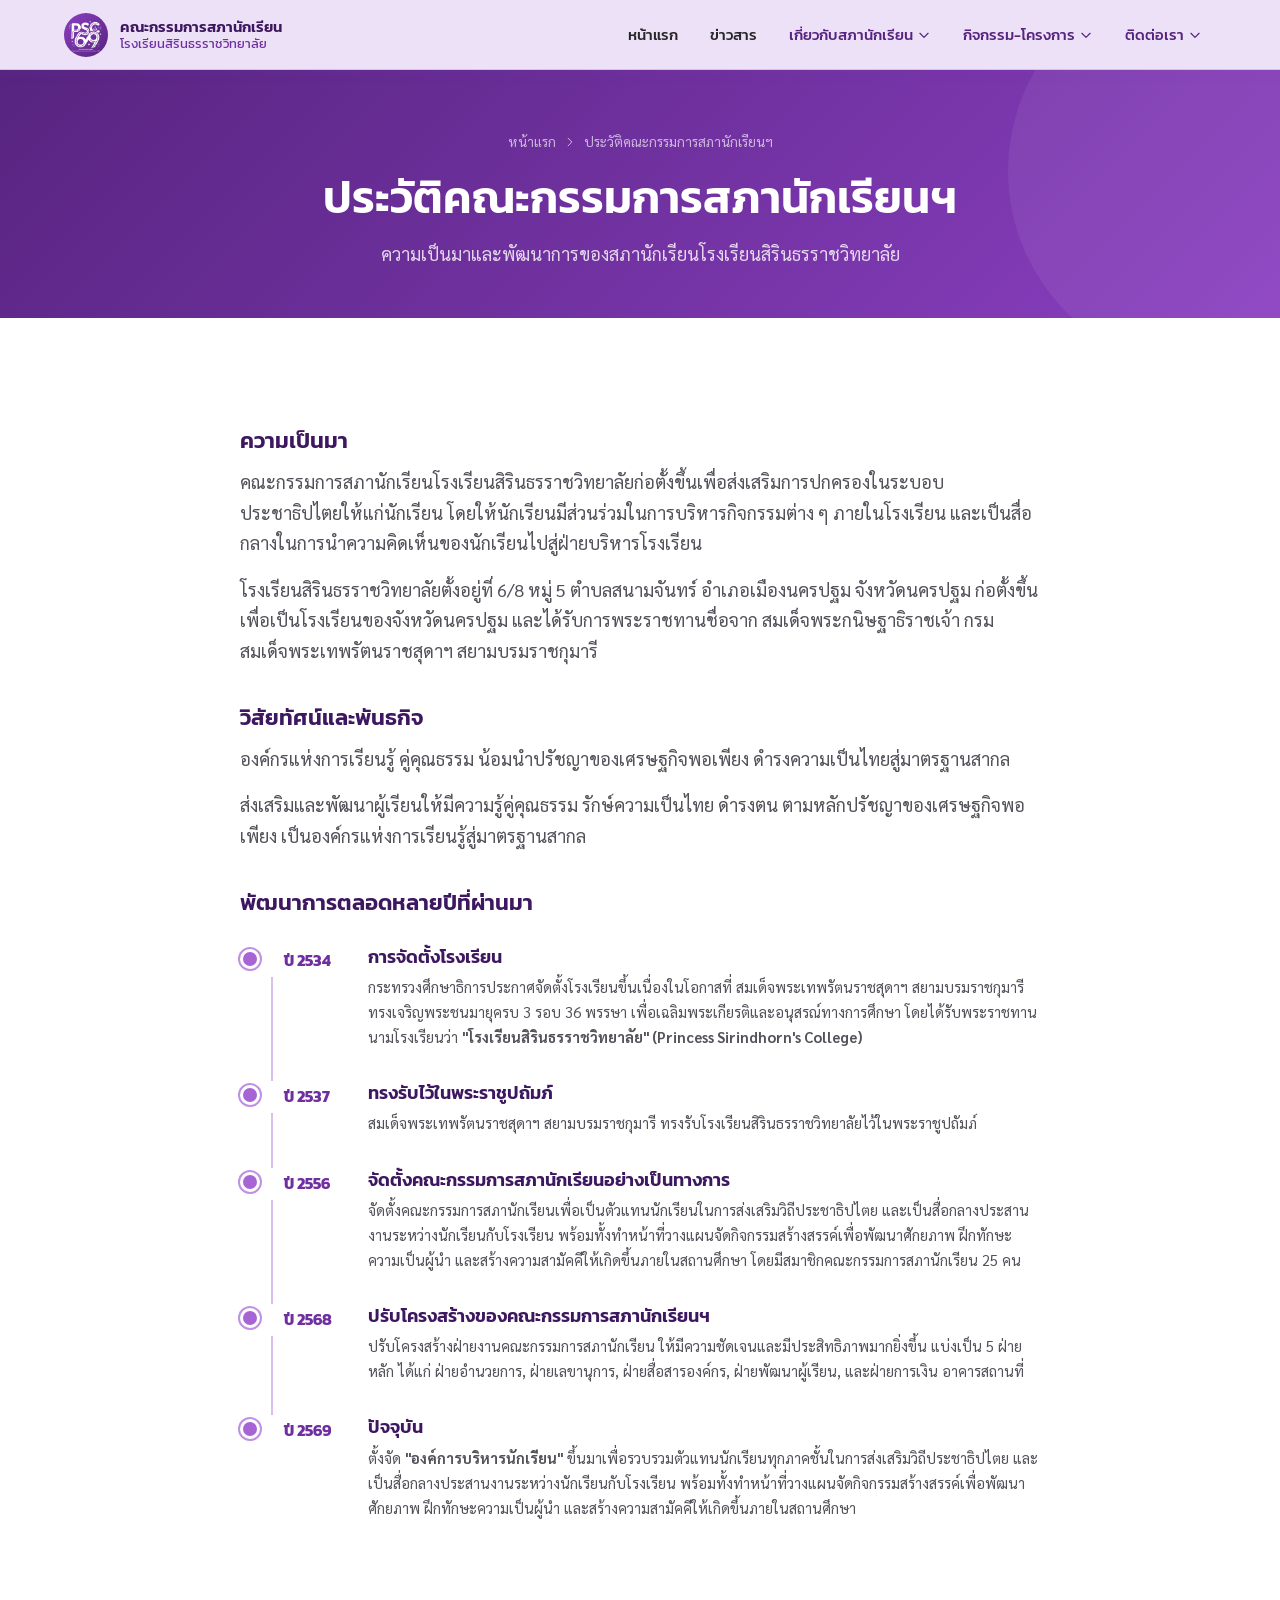
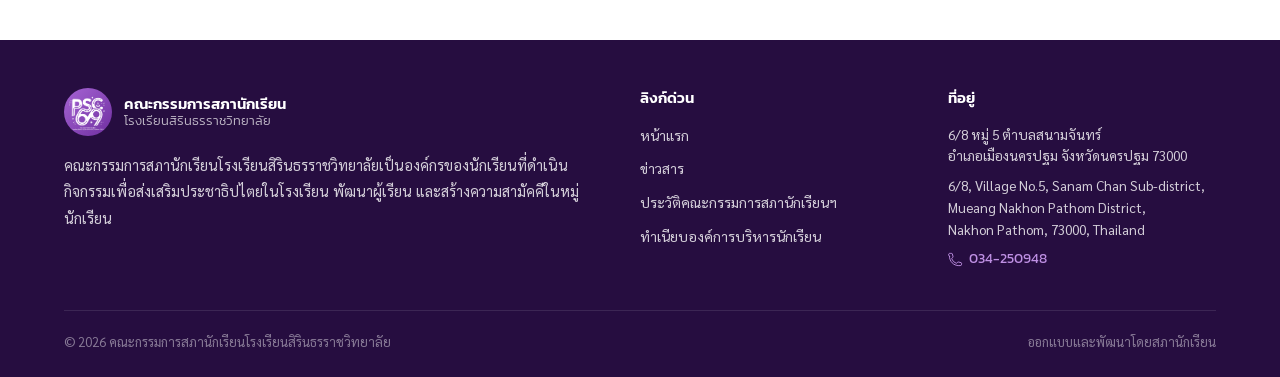
<file: about/history.html>
<!DOCTYPE html>
<html lang="th">
<head>
  <meta charset="UTF-8">
  <meta name="viewport" content="width=device-width, initial-scale=1.0">
  <title>ประวัติคณะกรรมการสภานักเรียนฯ | คณะกรรมการสภานักเรียนโรงเรียนสิรินธราชวิทยาลัย</title>
  <link rel="preconnect" href="https://fonts.googleapis.com">
  <link href="https://fonts.googleapis.com/css2?family=Kanit:wght@300;400;500;600;700&family=Sarabun:wght@300;400;500;600&display=swap" rel="stylesheet">
  <link rel="stylesheet" href="../shared/shared.css">
  <link rel="stylesheet" href="../assets/css/style.css">
  <style>body { font-family: 'Sarabun', 'TH Sarabun New', sans-serif; } :root { --font-body: 'Sarabun', sans-serif; }</style>
</head>
<body>

  <section class="page-hero">
    <div class="container">
      <div class="breadcrumb">
        <a href="../index.html">หน้าแรก</a>
        <svg xmlns="http://www.w3.org/2000/svg" fill="none" viewBox="0 0 24 24" stroke-width="2" stroke="currentColor"><path stroke-linecap="round" stroke-linejoin="round" d="m8.25 4.5 7.5 7.5-7.5 7.5"/></svg>
        <span>ประวัติคณะกรรมการสภานักเรียนฯ</span>
      </div>
      <h1>ประวัติคณะกรรมการสภานักเรียนฯ</h1>
      <p>ความเป็นมาและพัฒนาการของสภานักเรียนโรงเรียนสิรินธรราชวิทยาลัย</p>
    </div>
  </section>

  <section class="section">
    <div class="container">
      <div class="history-content fade-in">

        <h3>ความเป็นมา</h3>
        <p>
          คณะกรรมการสภานักเรียนโรงเรียนสิรินธรราชวิทยาลัยก่อตั้งขึ้นเพื่อส่งเสริมการปกครองในระบอบประชาธิปไตยให้แก่นักเรียน โดยให้นักเรียนมีส่วนร่วมในการบริหารกิจกรรมต่าง ๆ ภายในโรงเรียน และเป็นสื่อกลางในการนำความคิดเห็นของนักเรียนไปสู่ฝ่ายบริหารโรงเรียน
        </p>
        <p>
          โรงเรียนสิรินธรราชวิทยาลัยตั้งอยู่ที่ 6/8 หมู่ 5 ตำบลสนามจันทร์ อำเภอเมืองนครปฐม จังหวัดนครปฐม ก่อตั้งขึ้นเพื่อเป็นโรงเรียนของจังหวัดนครปฐม และได้รับการพระราชทานชื่อจาก สมเด็จพระกนิษฐาธิราชเจ้า กรมสมเด็จพระเทพรัตนราชสุดาฯ สยามบรมราชกุมารี
        </p>

        <h3>วิสัยทัศน์และพันธกิจ</h3>
        <p>
          องค์กรแห่งการเรียนรู้ คู่คุณธรรม น้อมนำปรัชญาของเศรษฐกิจพอเพียง ดำรงความเป็นไทยสู่มาตรฐานสากล </p>
          <p>
          ส่งเสริมและพัฒนาผู้เรียนให้มีความรู้คู่คุณธรรม รักษ์ความเป็นไทย ดำรงตน ตามหลักปรัชญาของเศรษฐกิจพอเพียง เป็นองค์กรแห่งการเรียนรู้สู่มาตรฐานสากล
        </p>

        <h3>พัฒนาการตลอดหลายปีที่ผ่านมา</h3>

        <div class="timeline">
          <div class="timeline-item">
            <div class="timeline-dot"></div>
            <div class="timeline-year">ปี 2534</div>
            <div class="timeline-body">
              <h4>การจัดตั้งโรงเรียน</h4>
              <p>กระทรวงศึกษาธิการประกาศจัดตั้งโรงเรียนขึ้นเนื่องในโอกาสที่ สมเด็จพระเทพรัตนราชสุดาฯ สยามบรมราชกุมารี ทรงเจริญพระชนมายุครบ 3 รอบ 36 พรรษา เพื่อเฉลิมพระเกียรติและอนุสรณ์ทางการศึกษา โดยได้รับพระราชทานนามโรงเรียนว่า <b>"โรงเรียนสิรินธรราชวิทยาลัย" (Princess Sirindhorn's College)</b></p>
            </div>
          </div>
          <div class="timeline-item">
            <div class="timeline-dot"></div>
            <div class="timeline-year">ปี 2537</div>
            <div class="timeline-body">
              <h4>ทรงรับไว้ในพระราชูปถัมภ์</h4>
              <p>สมเด็จพระเทพรัตนราชสุดาฯ สยามบรมราชกุมารี ทรงรับโรงเรียนสิรินธรราชวิทยาลัยไว้ในพระราชูปถัมภ์</p>
            </div>
          </div>
          <div class="timeline-item">
            <div class="timeline-dot"></div>
            <div class="timeline-year">ปี 2556</div>
            <div class="timeline-body">
              <h4>จัดตั้งคณะกรรมการสภานักเรียนอย่างเป็นทางการ</h4>
              <p>จัดตั้งคณะกรรมการสภานักเรียนเพื่อเป็นตัวแทนนักเรียนในการส่งเสริมวิถีประชาธิปไตย และเป็นสื่อกลางประสานงานระหว่างนักเรียนกับโรงเรียน พร้อมทั้งทำหน้าที่วางแผนจัดกิจกรรมสร้างสรรค์เพื่อพัฒนาศักยภาพ ฝึกทักษะความเป็นผู้นำ และสร้างความสามัคคีให้เกิดขึ้นภายในสถานศึกษา โดยมีสมาชิกคณะกรรมการสภานักเรียน 25 คน</p>
            </div>
          </div>
          <div class="timeline-item">
            <div class="timeline-dot"></div>
            <div class="timeline-year">ปี 2568</div>
            <div class="timeline-body">
              <h4>ปรับโครงสร้างของคณะกรรมการสภานักเรียนฯ</h4>
              <p>ปรับโครงสร้างฝ่ายงานคณะกรรมการสภานักเรียน ให้มีความชัดเจนและมีประสิทธิภาพมากยิ่งขึ้น แบ่งเป็น 5 ฝ่ายหลัก ได้แก่ ฝ่ายอำนวยการ, ฝ่ายเลขานุการ, ฝ่ายสื่อสารองค์กร, ฝ่ายพัฒนาผู้เรียน, และฝ่ายการเงิน อาคารสถานที่</p>
            </div>
          </div>
          <div class="timeline-item">
            <div class="timeline-dot"></div>
            <div class="timeline-year">ปี 2569</div>
            <div class="timeline-body">
              <h4>ปัจจุบัน</h4>
              <p>ตั้งจัด <b>"องค์การบริหารนักเรียน"</b> ขึ้นมาเพื่อรวบรวมตัวแทนนักเรียนทุกภาคชั้นในการส่งเสริมวิถีประชาธิปไตย และเป็นสื่อกลางประสานงานระหว่างนักเรียนกับโรงเรียน พร้อมทั้งทำหน้าที่วางแผนจัดกิจกรรมสร้างสรรค์เพื่อพัฒนาศักยภาพ ฝึกทักษะความเป็นผู้นำ และสร้างความสามัคคีให้เกิดขึ้นภายในสถานศึกษา</p>
            </div>
          </div>
        </div>

    
      </div>
    </div>
  </section>

  <script src="../shared/components.js"></script>
  <script src="../assets/js/main.js"></script>
</body>
</html>
</file>
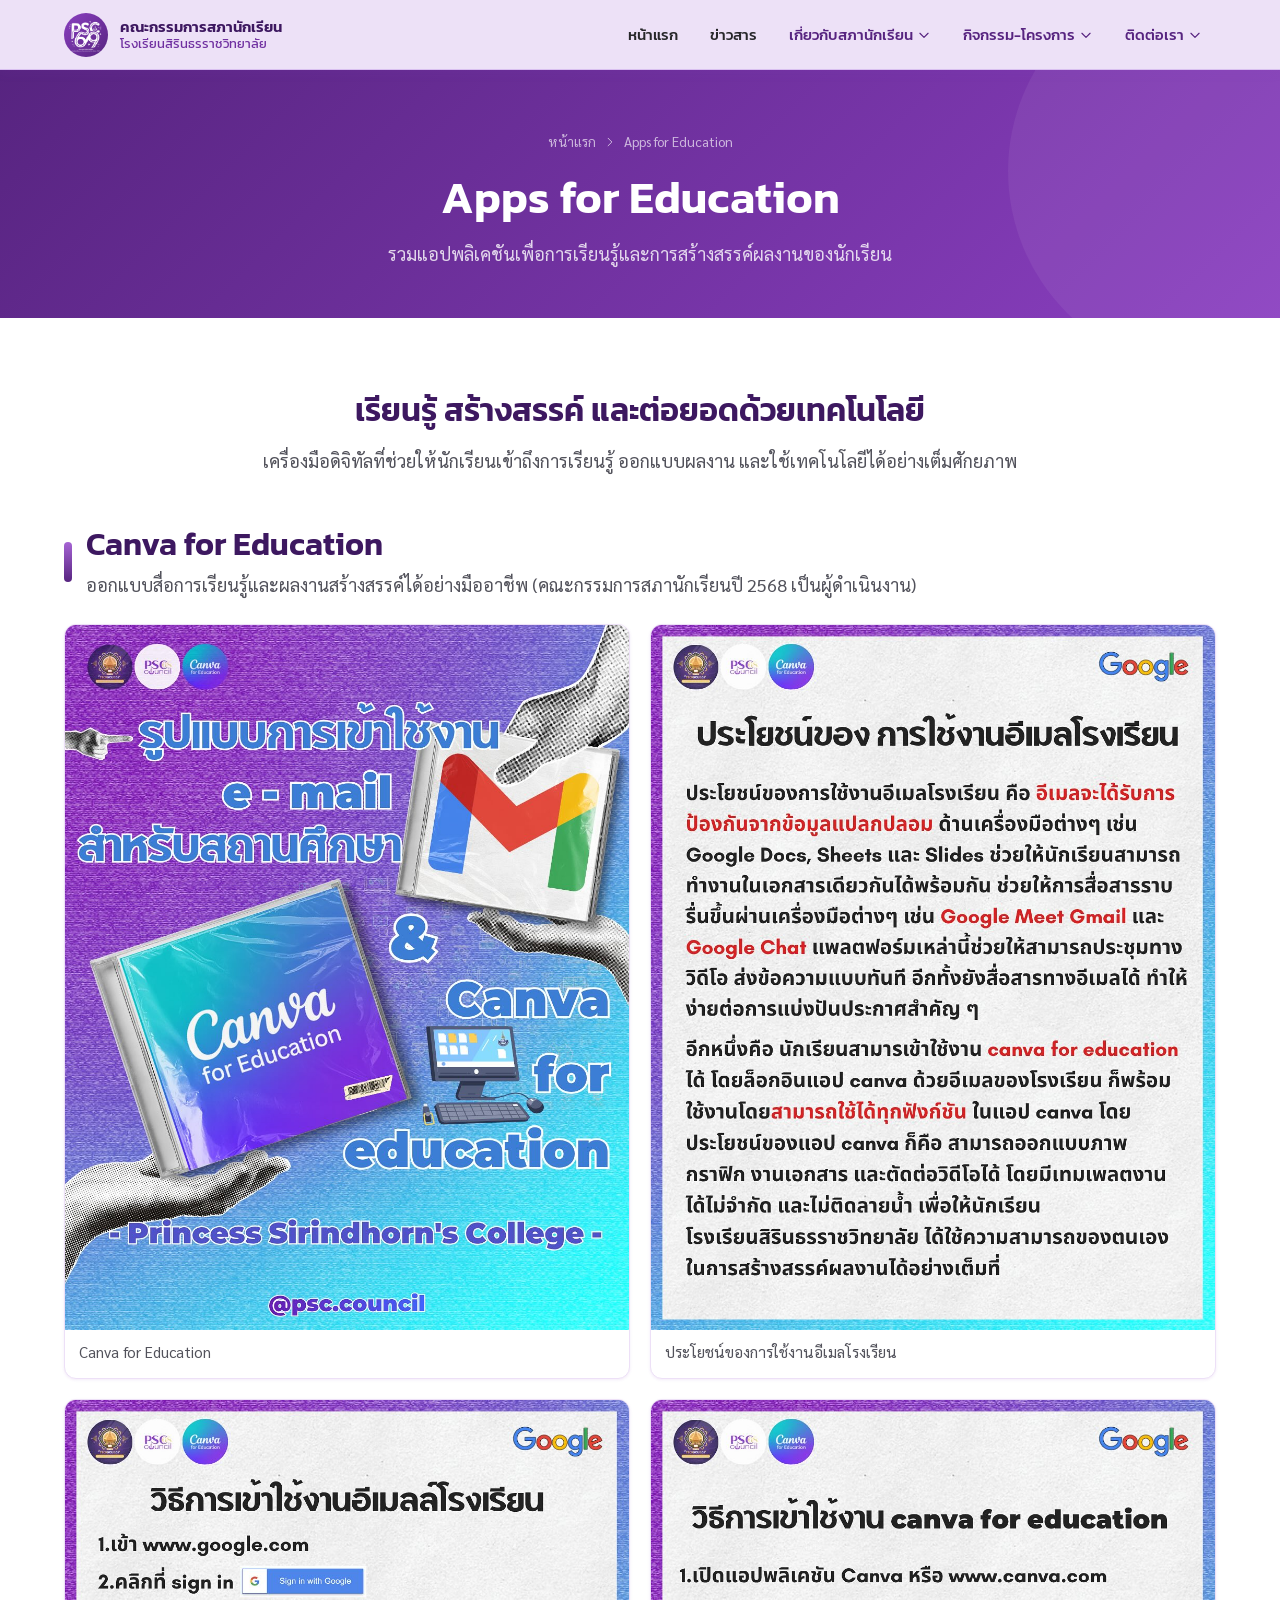
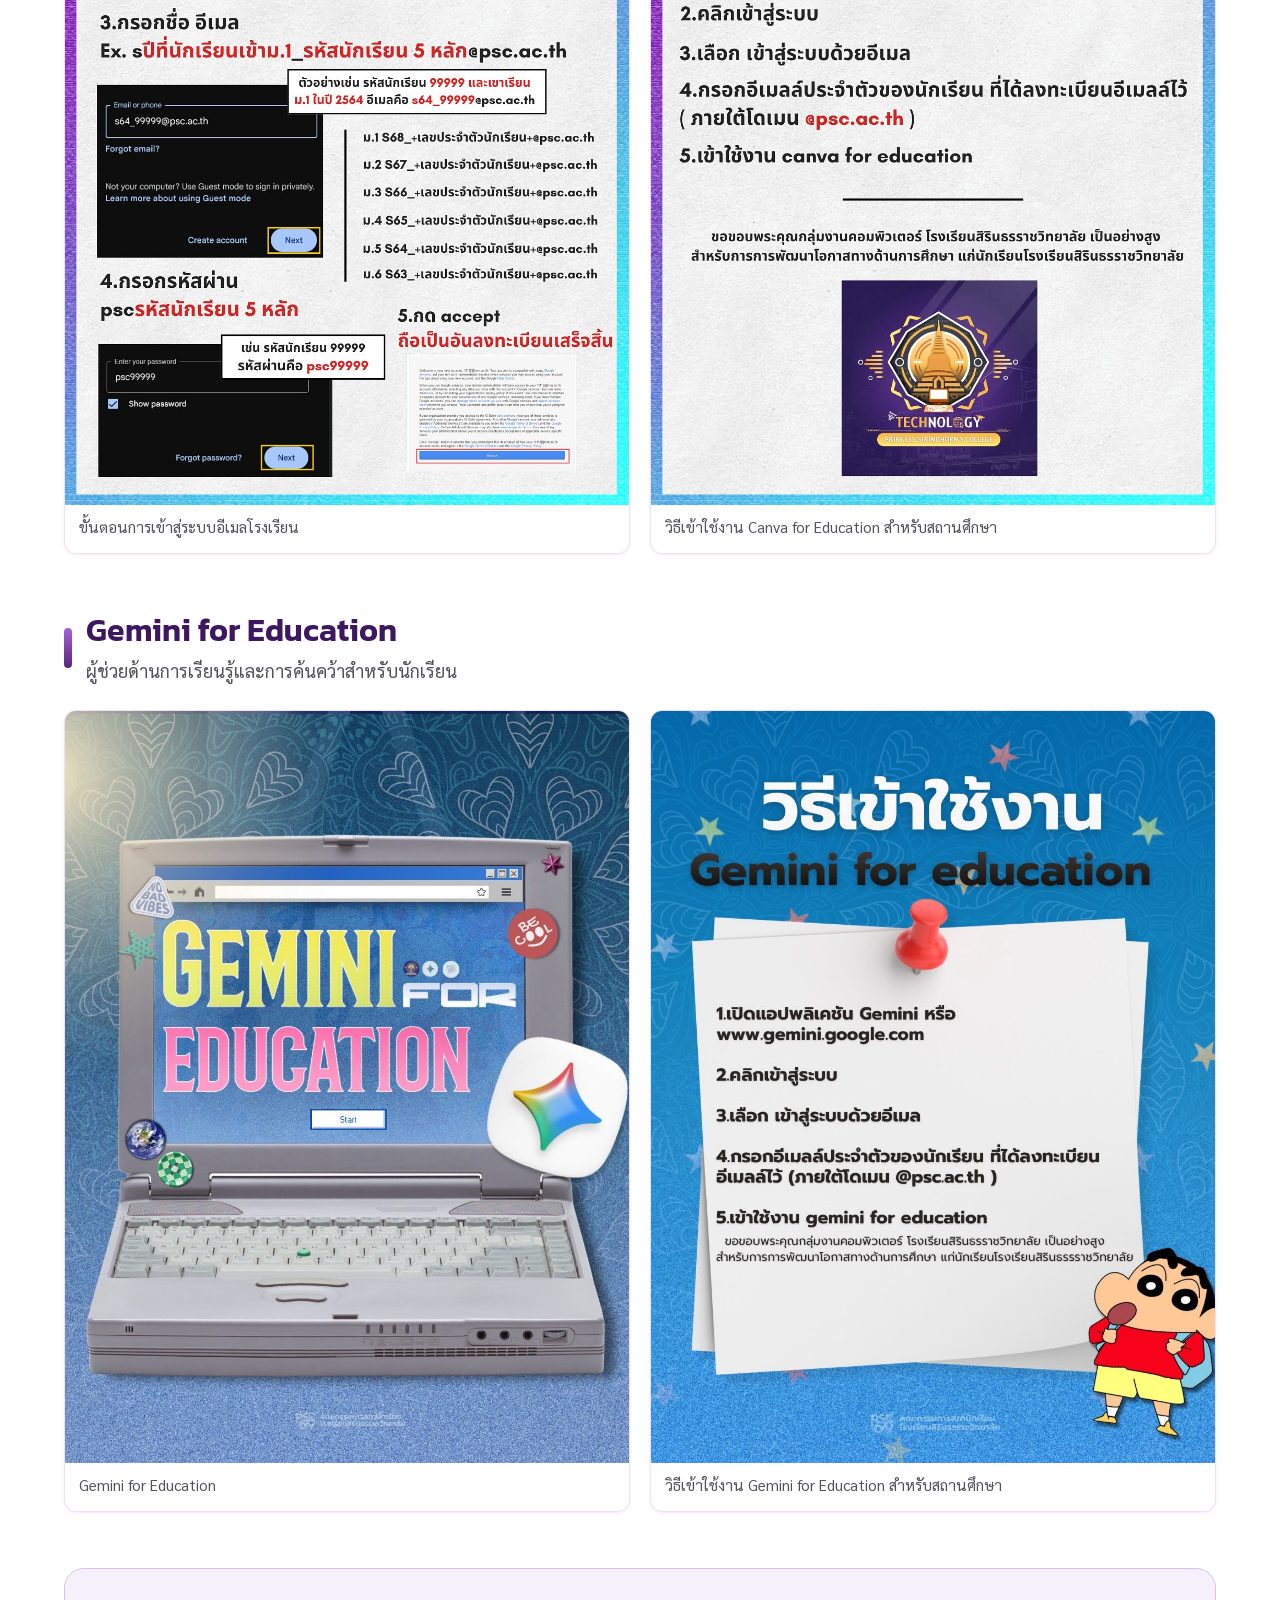
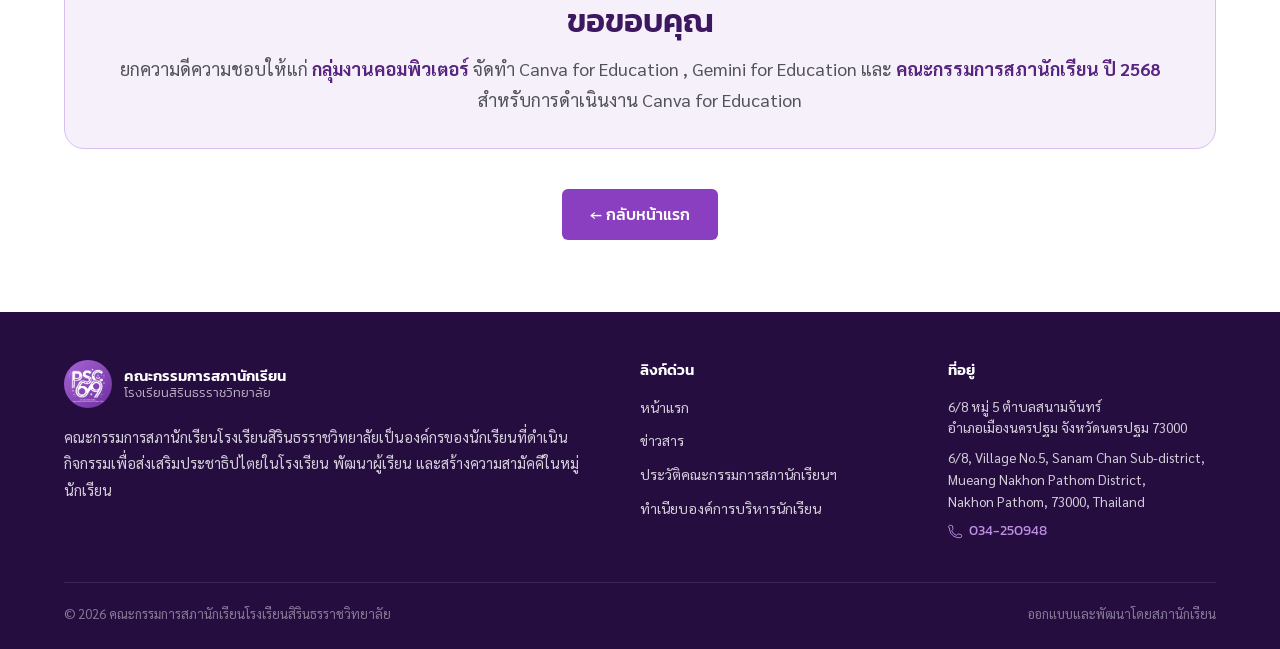
<file: activities/activity2.html>
<!DOCTYPE html>
<html lang="th">
<head>
  <meta charset="UTF-8">
  <meta name="viewport" content="width=device-width, initial-scale=1.0">
  <title>Apps for Education | คณะกรรมการสภานักเรียนโรงเรียนสิรินธรราชวิทยาลัย</title>
  <link rel="preconnect" href="https://fonts.googleapis.com">
  <link href="https://fonts.googleapis.com/css2?family=Kanit:wght@300;400;500;600;700&family=Sarabun:wght@300;400;500;600&display=swap" rel="stylesheet">
  <link rel="stylesheet" href="../shared/shared.css">
  <link rel="stylesheet" href="../assets/css/style.css">
  <style>
    body { font-family: 'Sarabun', 'TH Sarabun New', sans-serif; }
    :root { --font-body: 'Sarabun', sans-serif; }
    .apps-intro { max-width: 760px; margin: 0 auto 48px; text-align: center; }
    .apps-intro h2 { margin-bottom: 14px; }
    .apps-intro p { color: var(--gray-600); margin-bottom: 0; }
    .apps-section { margin-bottom: 56px; }
    .apps-section:last-of-type { margin-bottom: 0; }
    .apps-section-header { display: flex; align-items: center; gap: 14px; margin-bottom: 24px; }
    .apps-section-mark { width: 8px; height: 40px; border-radius: 4px; background: linear-gradient(180deg, var(--purple-400), var(--purple-700)); flex-shrink: 0; }
    .apps-section-header h2 { margin: 0; }
    .apps-section-header p { color: var(--gray-600); margin: 4px 0 0; }
    .apps-gallery { display: grid; grid-template-columns: repeat(2, minmax(0, 1fr)); gap: 20px; }
    .apps-gallery figure { margin: 0; overflow: hidden; border: 1px solid var(--purple-100); border-radius: var(--radius-md); background: var(--white); box-shadow: var(--shadow-sm); }
    .apps-gallery img { width: 100%; height: auto; transition: transform var(--transition); }
    .apps-gallery figure:hover img { transform: scale(1.02); }
    .apps-gallery figcaption { padding: 10px 14px 12px; color: var(--gray-600); font-size: .95rem; }
    .credit-box { margin-top: 56px; padding: 32px 24px; text-align: center; border: 1px solid var(--purple-200); border-radius: var(--radius-lg); background: var(--purple-50); }
    .credit-box h2 { margin-bottom: 12px; }
    .credit-box p { color: var(--gray-600); margin: 0; }
    .credit-box strong { color: var(--purple-700); }
    @media (max-width: 640px) {
      .apps-gallery { grid-template-columns: 1fr; }
      .apps-section-header { align-items: flex-start; }
    }
  </style>
</head>
<body>
  <section class="page-hero">
    <div class="container">
      <div class="breadcrumb">
        <a href="../index.html">หน้าแรก</a>
        <svg xmlns="http://www.w3.org/2000/svg" fill="none" viewBox="0 0 24 24" stroke-width="2" stroke="currentColor"><path stroke-linecap="round" stroke-linejoin="round" d="m8.25 4.5 7.5 7.5-7.5 7.5"/></svg>
        <span>Apps for Education</span>
      </div>
      <h1>Apps for Education</h1>
      <p>รวมแอปพลิเคชันเพื่อการเรียนรู้และการสร้างสรรค์ผลงานของนักเรียน</p>
    </div>
  </section>
  <section class="section">
    <div class="container">
      <div class="apps-intro">
        <h2>เรียนรู้ สร้างสรรค์ และต่อยอดด้วยเทคโนโลยี</h2>
        <p>เครื่องมือดิจิทัลที่ช่วยให้นักเรียนเข้าถึงการเรียนรู้ ออกแบบผลงาน และใช้เทคโนโลยีได้อย่างเต็มศักยภาพ</p>
      </div>

      <div class="apps-section">
        <div class="apps-section-header">
          <span class="apps-section-mark" aria-hidden="true"></span>
          <div>
            <h2>Canva for Education</h2>
            <p>ออกแบบสื่อการเรียนรู้และผลงานสร้างสรรค์ได้อย่างมืออาชีพ (คณะกรรมการสภานักเรียนปี 2568 เป็นผู้ดำเนินงาน)</p>
          </div>
        </div>
        <div class="apps-gallery">
          <figure><img src="../assets/images/announcements/canva1.jpg" alt="วิธีเข้าใช้งาน Canva for Education" loading="lazy"><figcaption>Canva for Education</figcaption></figure>
          <figure><img src="../assets/images/announcements/canva2.jpg" alt="ประโยชน์ของการใช้งานอีเมลโรงเรียน" loading="lazy"><figcaption>ประโยชน์ของการใช้งานอีเมลโรงเรียน</figcaption></figure>
          <figure><img src="../assets/images/announcements/canva3.jpg" alt="ขั้นตอนการเข้าสู่ระบบอีเมลโรงเรียน" loading="lazy"><figcaption>ขั้นตอนการเข้าสู่ระบบอีเมลโรงเรียน</figcaption></figure>
          <figure><img src="../assets/images/announcements/canva4.jpg" alt="Canva for Education สำหรับสถานศึกษา" loading="lazy"><figcaption>วิธีเข้าใช้งาน Canva for Education สำหรับสถานศึกษา</figcaption></figure>
        </div>
      </div>

      <div class="apps-section">
        <div class="apps-section-header">
          <span class="apps-section-mark" aria-hidden="true"></span>
          <div>
            <h2>Gemini for Education</h2>
            <p>ผู้ช่วยด้านการเรียนรู้และการค้นคว้าสำหรับนักเรียน</p>
          </div>
        </div>
        <div class="apps-gallery">
          <figure><img src="../assets/images/announcements/gemini%20fix.jpg" alt="Gemini for Education" loading="lazy"><figcaption>Gemini for Education</figcaption></figure>
          <figure><img src="../assets/images/announcements/gemini2.jpg" alt="วิธีการใช้งาน Gemini for Education" loading="lazy"><figcaption>วิธีเข้าใช้งาน Gemini for Education  สำหรับสถานศึกษา</figcaption></figure>
        </div>
      </div>

      <div class="credit-box">
        <h2>ขอขอบคุณ</h2>
        <p>ยกความดีความชอบให้แก่ <strong>กลุ่มงานคอมพิวเตอร์</strong> จัดทำ Canva for Education , Gemini for Education และ <strong>คณะกรรมการสภานักเรียน ปี 2568</strong><br>สำหรับการดำเนินงาน Canva for Education</p>
      </div>

      <div style="text-align:center;margin-top:40px">
        <a href="../index.html" class="btn btn-primary">← กลับหน้าแรก</a>
      </div>
    </div>
  </section>
  <script src="../shared/components.js"></script>
  <script src="../assets/js/main.js"></script>
</body>
</html>
</file>
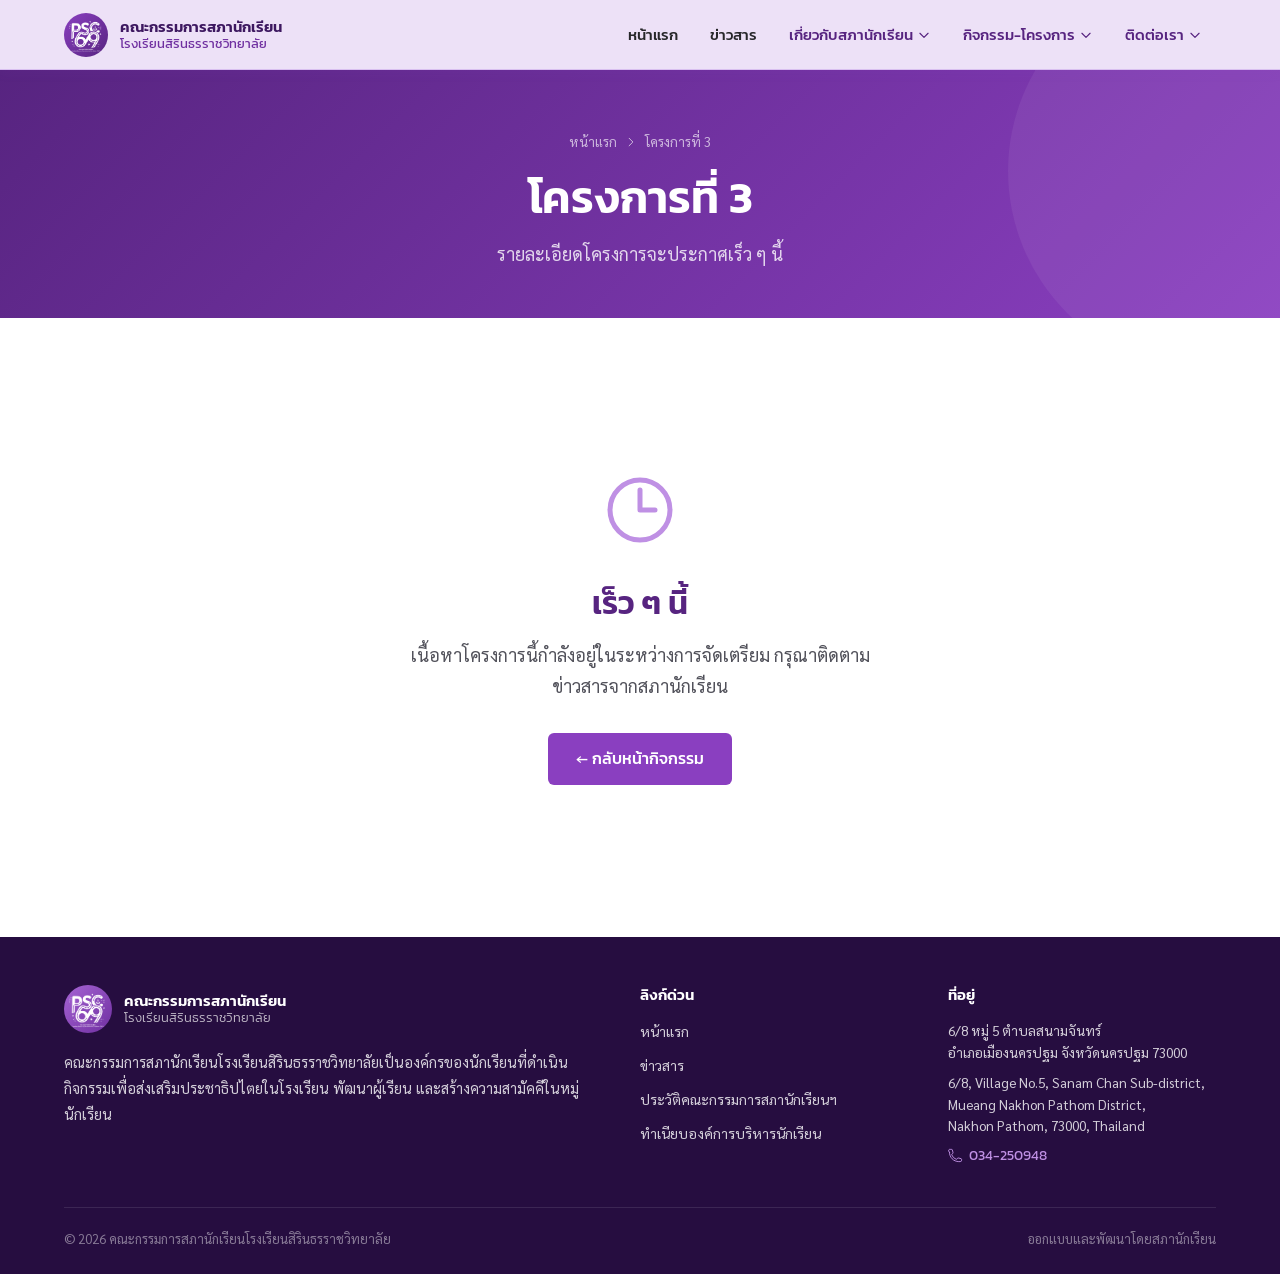
<file: activities/activity3.html>
<!DOCTYPE html>
<html lang="th">
<head>
  <meta charset="UTF-8">
  <meta name="viewport" content="width=device-width, initial-scale=1.0">
  <title>โครงการที่ 3 | สภานักเรียน โรงเรียนสิรินธรราชวิทยาลัย</title>
  <link rel="preconnect" href="https://fonts.googleapis.com">
  <link href="https://fonts.googleapis.com/css2?family=Kanit:wght@300;400;500;600;700&family=Sarabun:wght@300;400;500;600&display=swap" rel="stylesheet">
  <link rel="stylesheet" href="../shared/shared.css">
  <link rel="stylesheet" href="../assets/css/style.css">
  <style>body { font-family: 'Sarabun', 'TH Sarabun New', sans-serif; }</style>
</head>
<body>
  <section class="page-hero">
    <div class="container">
      <div class="breadcrumb">
        <a href="../index.html">หน้าแรก</a>
        <svg xmlns="http://www.w3.org/2000/svg" fill="none" viewBox="0 0 24 24" stroke-width="2" stroke="currentColor"><path stroke-linecap="round" stroke-linejoin="round" d="m8.25 4.5 7.5 7.5-7.5 7.5"/></svg>
        <span>โครงการที่ 3</span>
      </div>
      <h1>โครงการที่ 3</h1>
      <p>รายละเอียดโครงการจะประกาศเร็ว ๆ นี้</p>
    </div>
  </section>
  <section class="section">
    <div class="container" style="text-align:center;padding:80px 24px">
      <svg style="width:80px;height:80px;color:var(--purple-300);margin:0 auto 24px" xmlns="http://www.w3.org/2000/svg" fill="none" viewBox="0 0 24 24" stroke-width="1.5" stroke="currentColor"><path stroke-linecap="round" stroke-linejoin="round" d="M12 6v6h4.5m4.5 0a9 9 0 1 1-18 0 9 9 0 0 1 18 0Z"/></svg>
      <h2 style="color:var(--purple-700);margin-bottom:16px">เร็ว ๆ นี้</h2>
      <p style="color:var(--gray-600);max-width:480px;margin:0 auto 32px">เนื้อหาโครงการนี้กำลังอยู่ในระหว่างการจัดเตรียม กรุณาติดตามข่าวสารจากสภานักเรียน</p>
      <a href="index.html" class="btn btn-primary">← กลับหน้ากิจกรรม</a>
    </div>
  </section>
  <script src="../shared/components.js"></script>
  <script src="../assets/js/main.js"></script>
</body>
</html>
</file>
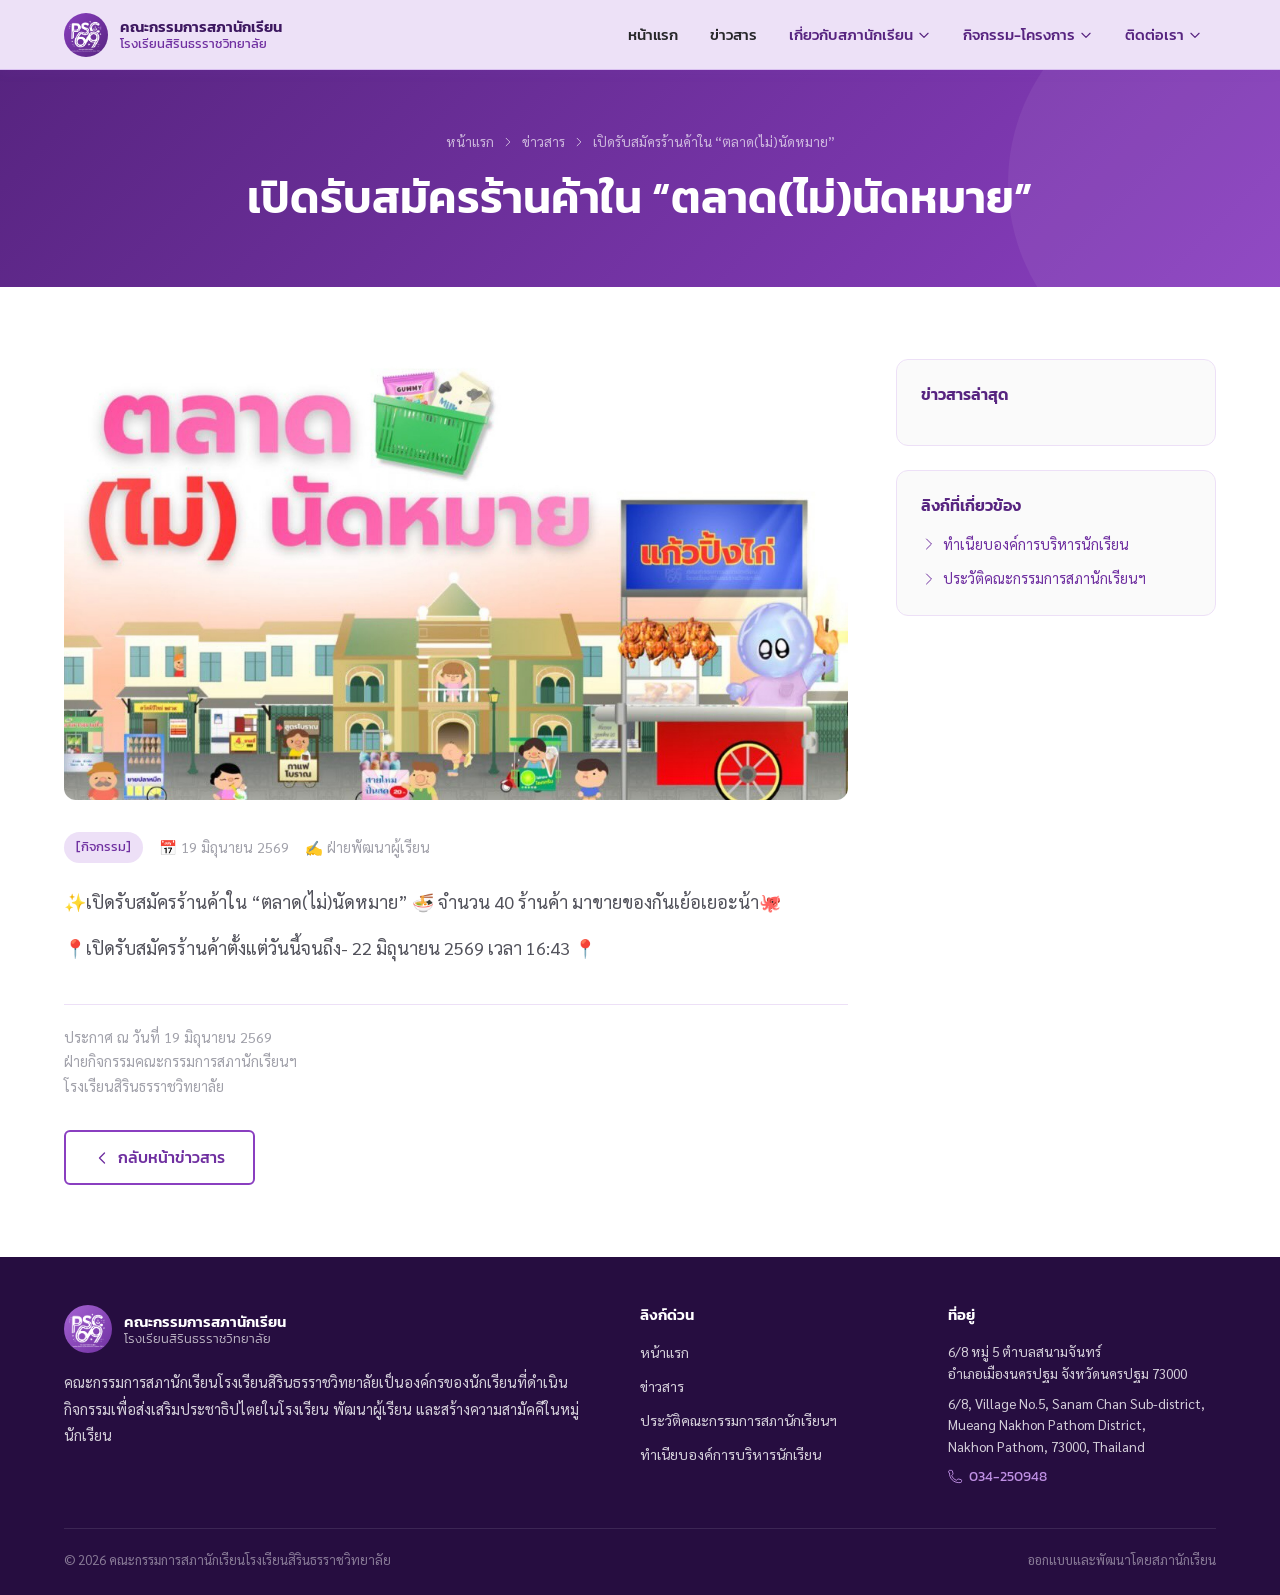
<file: announcements/announcement-1.html>
<!DOCTYPE html>
<html lang="th">
<head>
  <meta charset="UTF-8">
  <meta name="viewport" content="width=device-width, initial-scale=1.0">
  <!--
    ============================================================
    TEMPLATE สำหรับหน้าข่าว/ประกาศ
    วิธีใช้:
    1. Copy ไฟล์นี้แล้วเปลี่ยนชื่อเป็น announcementX.html
    2. แก้ไข <title>, meta description
    3. แก้ไข breadcrumb ชื่อหน้า
    4. แก้ไข article-meta (tag / วันที่)
    5. แก้ไข <h1> ชื่อเรื่อง
    6. แก้ไขเนื้อหาใน .article-content
    7. เปลี่ยนรูปภาพ article-hero-img (ถ้ามี)
    ============================================================
  -->
  <title>ข่าวสาร - คณะกรรมการสภานักเรียนโรงเรียนสิรินธรราชวิทยาลัย</title>
  <meta name="description" content="[คำอธิบายสั้นๆ]">
  <link rel="preconnect" href="https://fonts.googleapis.com">
  <link href="https://fonts.googleapis.com/css2?family=Kanit:wght@300;400;500;600;700&family=Sarabun:wght@300;400;500;600&display=swap" rel="stylesheet">
  <link rel="stylesheet" href="../shared/shared.css">
  <link rel="stylesheet" href="../assets/css/style.css">
  <style>body { font-family: 'Sarabun', 'TH Sarabun New', sans-serif; } :root { --font-body: 'Sarabun', sans-serif; }</style>
</head>
<body>

  <!-- Page Hero -->
  <section class="page-hero">
    <div class="container">
      <div class="breadcrumb">
        <a href="../index.html">หน้าแรก</a>
        <svg xmlns="http://www.w3.org/2000/svg" fill="none" viewBox="0 0 24 24" stroke-width="2" stroke="currentColor"><path stroke-linecap="round" stroke-linejoin="round" d="m8.25 4.5 7.5 7.5-7.5 7.5"/></svg>
        <a href="index.html">ข่าวสาร</a>
        <svg xmlns="http://www.w3.org/2000/svg" fill="none" viewBox="0 0 24 24" stroke-width="2" stroke="currentColor"><path stroke-linecap="round" stroke-linejoin="round" d="m8.25 4.5 7.5 7.5-7.5 7.5"/></svg>
        <span>เปิดรับสมัครร้านค้าใน “ตลาด(ไม่)นัดหมาย”</span><!-- [แก้ไข] ชื่อย่อหน้า -->
      </div>
      <h1>เปิดรับสมัครร้านค้าใน “ตลาด(ไม่)นัดหมาย”</h1><!-- [แก้ไข] -->
    </div>
  </section>

  <!-- Article -->
  <section class="section">
    <div class="container">
      <div class="article-layout">

        <!-- Main Content -->
        <article class="article-body fade-in">

          <!-- รูปภาพหลัก (ถ้าไม่มีรูป ลบ img tag ออก) -->
          <img
            src="../assets/images/announcements/a1.jpg"
            alt="[คำอธิบายรูป]"
            class="article-hero-img"
            onerror="this.style.display='none'"
          >

          <div class="article-meta">
            <span class="tag">[กิจกรรม]</span><!-- [แก้ไข] ประเภท: ประกาศ / ข่าว / กิจกรรม / ทั่วไป -->
            <span class="date">📅 19 มิถุนายน 2569</span><!-- [แก้ไข] วันที่ -->
            <span class="date">✍️ ฝ่ายพัฒนาผู้เรียน</span>
          </div>

          <!-- เนื้อหาข่าว [แก้ไขส่วนนี้] -->
          <div class="article-content">
            <p>
              ✨เปิดรับสมัครร้านค้าใน “ตลาด(ไม่)นัดหมาย” 🍜
              จำนวน 40 ร้านค้า มาขายของกันเย้อเยอะน้า🐙
            </p>
            
            <p>
              📍เปิดรับสมัครร้านค้าตั้งแต่วันนี้จนถึง- 22 มิถุนายน 2569 เวลา 16:43 📍
            </p>

            <p style="color:var(--gray-400);font-size:.9rem;margin-top:40px;padding-top:20px;border-top:1px solid var(--purple-100)">
              ประกาศ ณ วันที่ 19 มิถุนายน 2569<br>
              ฝ่ายกิจกรรมคณะกรรมการสภานักเรียนฯ<br>
              โรงเรียนสิรินธรราชวิทยาลัย
            </p>
          </div>
          <!-- /เนื้อหาข่าว -->

          <div style="margin-top:32px">
            <a href="index.html" class="btn btn-outline">
              <svg xmlns="http://www.w3.org/2000/svg" fill="none" viewBox="0 0 24 24" stroke-width="2" stroke="currentColor" style="width:16px;height:16px"><path stroke-linecap="round" stroke-linejoin="round" d="M15.75 19.5 8.25 12l7.5-7.5"/></svg>
              กลับหน้าข่าวสาร
            </a>
          </div>
        </article>

        <!-- Sidebar -->
        <aside class="article-sidebar fade-in" style="transition-delay:.1s">
          <div class="sidebar-card">
            <h4>ข่าวสารล่าสุด</h4>
            <div class="recent-news-list">
              <!-- เพิ่มข่าวล่าสุดที่นี่ (ถ้ามี) -->
              <!--
              <div class="recent-news-item">
                <div class="thumb">
                  <img src="../assets/images/announcements/[รูป].jpg" alt="" onerror="this.style.display='none'">
                </div>
                <div>
                  <a href="[ไฟล์ HTML].html">[ชื่อข่าว]</a>
                  <div class="small-date">[วันที่]</div>
                </div>
              </div>
              -->
            </div>
          </div>

          <div class="sidebar-card">
            <h4>ลิงก์ที่เกี่ยวข้อง</h4>
            <div style="display:flex;flex-direction:column;gap:10px">
              <a href="../about/committee.html" style="color:var(--purple-600);font-size:.9rem;display:flex;align-items:center;gap:6px">
                <svg xmlns="http://www.w3.org/2000/svg" fill="none" viewBox="0 0 24 24" stroke-width="1.5" stroke="currentColor" style="width:16px;height:16px"><path stroke-linecap="round" stroke-linejoin="round" d="m8.25 4.5 7.5 7.5-7.5 7.5"/></svg>
                ทำเนียบองค์การบริหารนักเรียน
              </a>
              <a href="../about/history.html" style="color:var(--purple-600);font-size:.9rem;display:flex;align-items:center;gap:6px">
                <svg xmlns="http://www.w3.org/2000/svg" fill="none" viewBox="0 0 24 24" stroke-width="1.5" stroke="currentColor" style="width:16px;height:16px"><path stroke-linecap="round" stroke-linejoin="round" d="m8.25 4.5 7.5 7.5-7.5 7.5"/></svg>
                ประวัติคณะกรรมการสภานักเรียนฯ
              </a>
            </div>
          </div>
        </aside>

      </div>
    </div>
  </section>

  <script src="../shared/components.js"></script>
  <script src="../assets/js/main.js"></script>
</body>
</html>
</file>
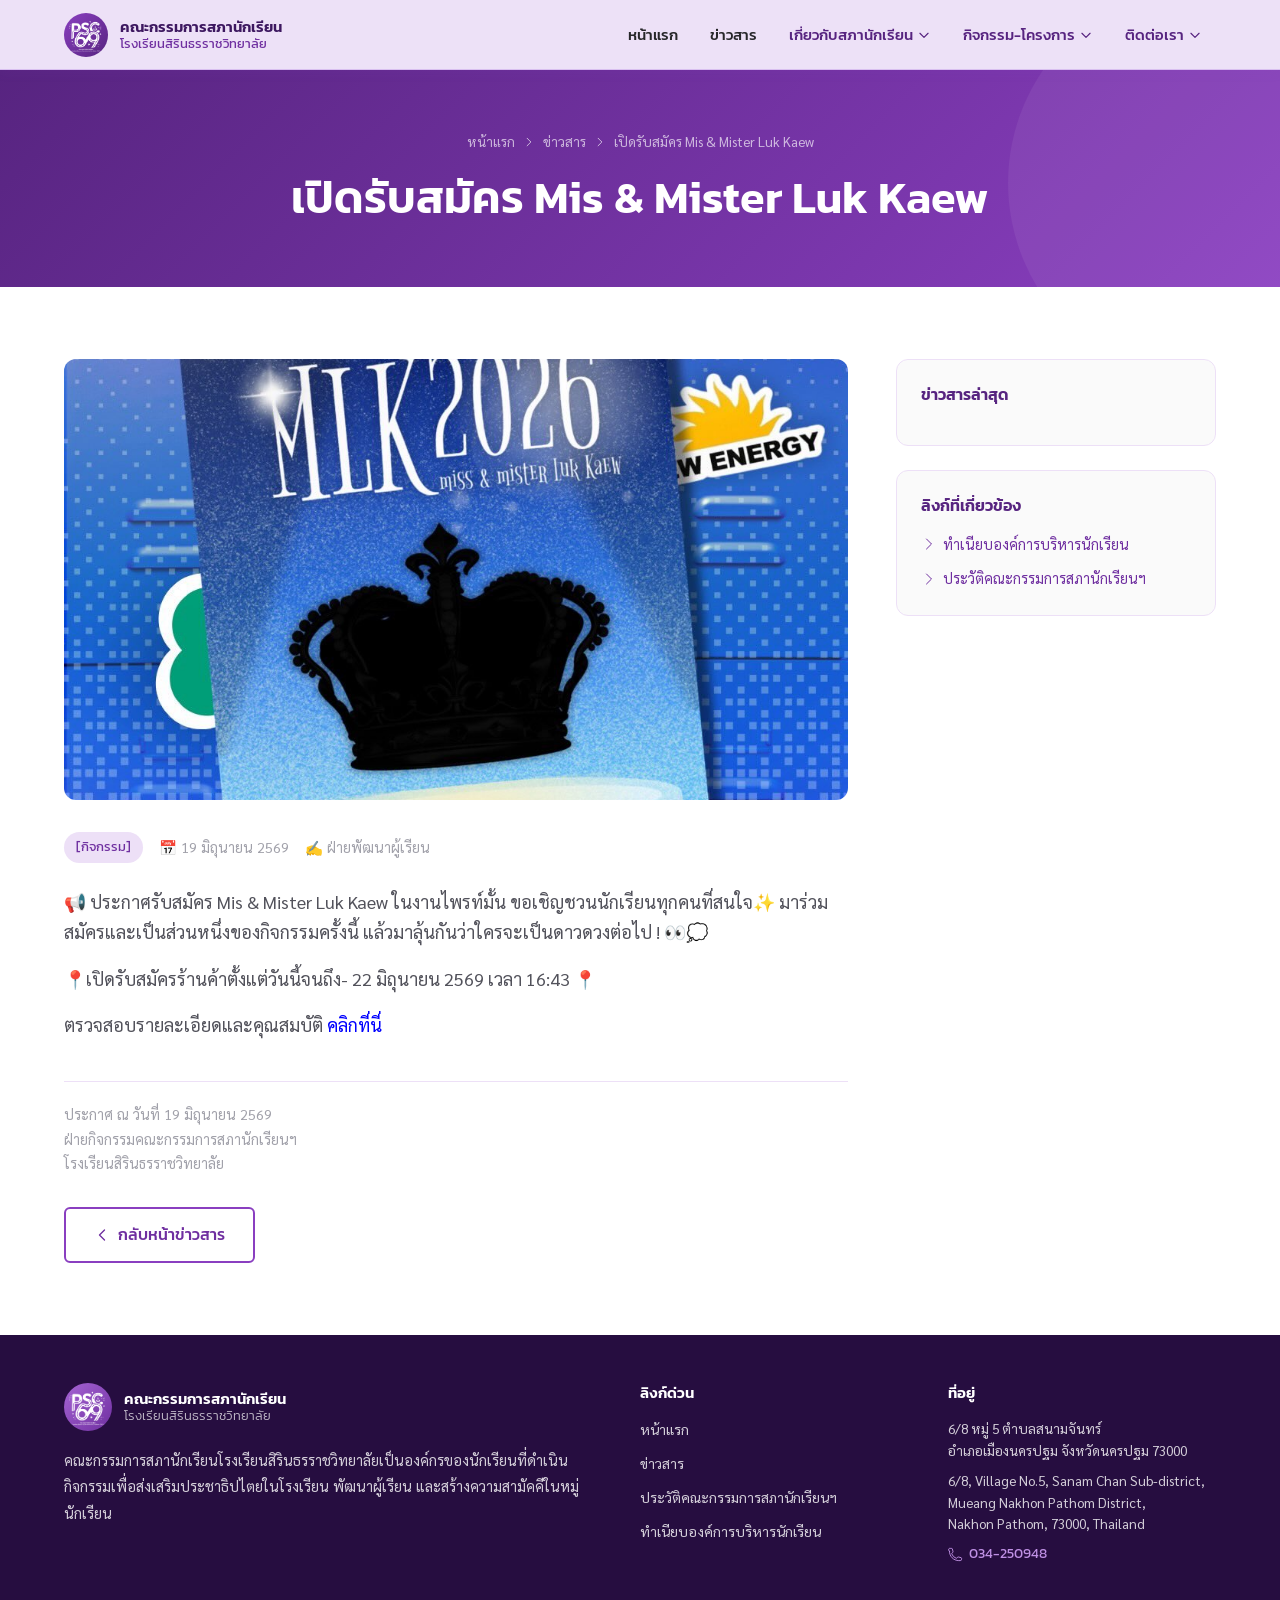
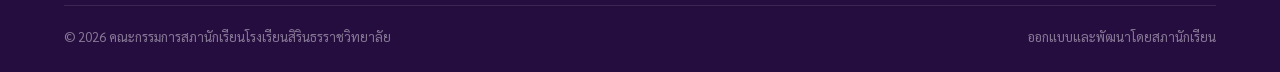
<file: announcements/announcement-2.html>
<!DOCTYPE html>
<html lang="th">
<head>
  <meta charset="UTF-8">
  <meta name="viewport" content="width=device-width, initial-scale=1.0">
  <!--
    ============================================================
    TEMPLATE สำหรับหน้าข่าว/ประกาศ
    วิธีใช้:
    1. Copy ไฟล์นี้แล้วเปลี่ยนชื่อเป็น announcementX.html
    2. แก้ไข <title>, meta description
    3. แก้ไข breadcrumb ชื่อหน้า
    4. แก้ไข article-meta (tag / วันที่)
    5. แก้ไข <h1> ชื่อเรื่อง
    6. แก้ไขเนื้อหาใน .article-content
    7. เปลี่ยนรูปภาพ article-hero-img (ถ้ามี)
    ============================================================
  -->
  <title>ข่าวสาร - คณะกรรมการสภานักเรียนโรงเรียนสิรินธรราชวิทยาลัย</title>
  <meta name="description" content="[คำอธิบายสั้นๆ]">
  <link rel="preconnect" href="https://fonts.googleapis.com">
  <link href="https://fonts.googleapis.com/css2?family=Kanit:wght@300;400;500;600;700&family=Sarabun:wght@300;400;500;600&display=swap" rel="stylesheet">
  <link rel="stylesheet" href="../shared/shared.css">
  <link rel="stylesheet" href="../assets/css/style.css">
  <style>body { font-family: 'Sarabun', 'TH Sarabun New', sans-serif; } :root { --font-body: 'Sarabun', sans-serif; }</style>
</head>
<body>

  <!-- Page Hero -->
  <section class="page-hero">
    <div class="container">
      <div class="breadcrumb">
        <a href="../index.html">หน้าแรก</a>
        <svg xmlns="http://www.w3.org/2000/svg" fill="none" viewBox="0 0 24 24" stroke-width="2" stroke="currentColor"><path stroke-linecap="round" stroke-linejoin="round" d="m8.25 4.5 7.5 7.5-7.5 7.5"/></svg>
        <a href="index.html">ข่าวสาร</a>
        <svg xmlns="http://www.w3.org/2000/svg" fill="none" viewBox="0 0 24 24" stroke-width="2" stroke="currentColor"><path stroke-linecap="round" stroke-linejoin="round" d="m8.25 4.5 7.5 7.5-7.5 7.5"/></svg>
        <span>เปิดรับสมัคร Mis & Mister Luk Kaew</span><!-- [แก้ไข] ชื่อย่อหน้า -->
      </div>
      <h1>เปิดรับสมัคร Mis & Mister Luk Kaew</h1><!-- [แก้ไข] -->
    </div>
  </section>

  <!-- Article -->
  <section class="section">
    <div class="container">
      <div class="article-layout">

        <!-- Main Content -->
        <article class="article-body fade-in">

          <!-- รูปภาพหลัก (ถ้าไม่มีรูป ลบ img tag ออก) -->
          <img style="object-fit: cover;"
            src="../assets/images/announcements/a2.jpg"
            alt="[คำอธิบายรูป]"
            class="article-hero-img"
            onerror="this.style.display='none'"
          >

          <div class="article-meta">
            <span class="tag">[กิจกรรม]</span><!-- [แก้ไข] ประเภท: ประกาศ / ข่าว / กิจกรรม / ทั่วไป -->
            <span class="date">📅 19 มิถุนายน 2569</span><!-- [แก้ไข] วันที่ -->
            <span class="date">✍️ ฝ่ายพัฒนาผู้เรียน</span>
          </div>

          <!-- เนื้อหาข่าว [แก้ไขส่วนนี้] -->
          <div class="article-content">
            <p>
              📢 ประกาศรับสมัคร Mis & Mister Luk Kaew
              ในงานไพรท์มั้น ขอเชิญชวนนักเรียนทุกคนที่สนใจ✨
              มาร่วมสมัครและเป็นส่วนหนึ่งของกิจกรรมครั้งนี้ แล้วมาลุ้นกันว่าใครจะเป็นดาวดวงต่อไป ! 👀💭
            </p>
            <p>
              📍เปิดรับสมัครร้านค้าตั้งแต่วันนี้จนถึง- 22 มิถุนายน 2569 เวลา 16:43 📍
            </p>
            <P>
              ตรวจสอบรายละเอียดและคุณสมบัติ <a href="https://www.instagram.com/p/DZxWJuImcC3/?utm_source=ig_web_copy_link&igsh=MzRlODBiNWFlZA==" style="color: blue;">คลิกที่นี่</a>
            </P>
            <p style="color:var(--gray-400);font-size:.9rem;margin-top:40px;padding-top:20px;border-top:1px solid var(--purple-100)">
              ประกาศ ณ วันที่ 19 มิถุนายน 2569<br>
              ฝ่ายกิจกรรมคณะกรรมการสภานักเรียนฯ<br>
              โรงเรียนสิรินธรราชวิทยาลัย
            </p>
          </div>
          <!-- /เนื้อหาข่าว -->

          <div style="margin-top:32px">
            <a href="index.html" class="btn btn-outline">
              <svg xmlns="http://www.w3.org/2000/svg" fill="none" viewBox="0 0 24 24" stroke-width="2" stroke="currentColor" style="width:16px;height:16px"><path stroke-linecap="round" stroke-linejoin="round" d="M15.75 19.5 8.25 12l7.5-7.5"/></svg>
              กลับหน้าข่าวสาร
            </a>
          </div>
        </article>

        <!-- Sidebar -->
        <aside class="article-sidebar fade-in" style="transition-delay:.1s">
          <div class="sidebar-card">
            <h4>ข่าวสารล่าสุด</h4>
            <div class="recent-news-list">
              <!-- เพิ่มข่าวล่าสุดที่นี่ (ถ้ามี) -->
              <!--
              <div class="recent-news-item">
                <div class="thumb">
                  <img src="../assets/images/announcements/[รูป].jpg" alt="" onerror="this.style.display='none'">
                </div>
                <div>
                  <a href="[ไฟล์ HTML].html">[ชื่อข่าว]</a>
                  <div class="small-date">[วันที่]</div>
                </div>
              </div>
              -->
            </div>
          </div>

          <div class="sidebar-card">
            <h4>ลิงก์ที่เกี่ยวข้อง</h4>
            <div style="display:flex;flex-direction:column;gap:10px">
              <a href="../about/committee.html" style="color:var(--purple-600);font-size:.9rem;display:flex;align-items:center;gap:6px">
                <svg xmlns="http://www.w3.org/2000/svg" fill="none" viewBox="0 0 24 24" stroke-width="1.5" stroke="currentColor" style="width:16px;height:16px"><path stroke-linecap="round" stroke-linejoin="round" d="m8.25 4.5 7.5 7.5-7.5 7.5"/></svg>
                ทำเนียบองค์การบริหารนักเรียน
              </a>
              <a href="../about/history.html" style="color:var(--purple-600);font-size:.9rem;display:flex;align-items:center;gap:6px">
                <svg xmlns="http://www.w3.org/2000/svg" fill="none" viewBox="0 0 24 24" stroke-width="1.5" stroke="currentColor" style="width:16px;height:16px"><path stroke-linecap="round" stroke-linejoin="round" d="m8.25 4.5 7.5 7.5-7.5 7.5"/></svg>
                ประวัติคณะกรรมการสภานักเรียนฯ
              </a>
            </div>
          </div>
        </aside>

      </div>
    </div>
  </section>

  <script src="../shared/components.js"></script>
  <script src="../assets/js/main.js"></script>
</body>
</html>
</file>
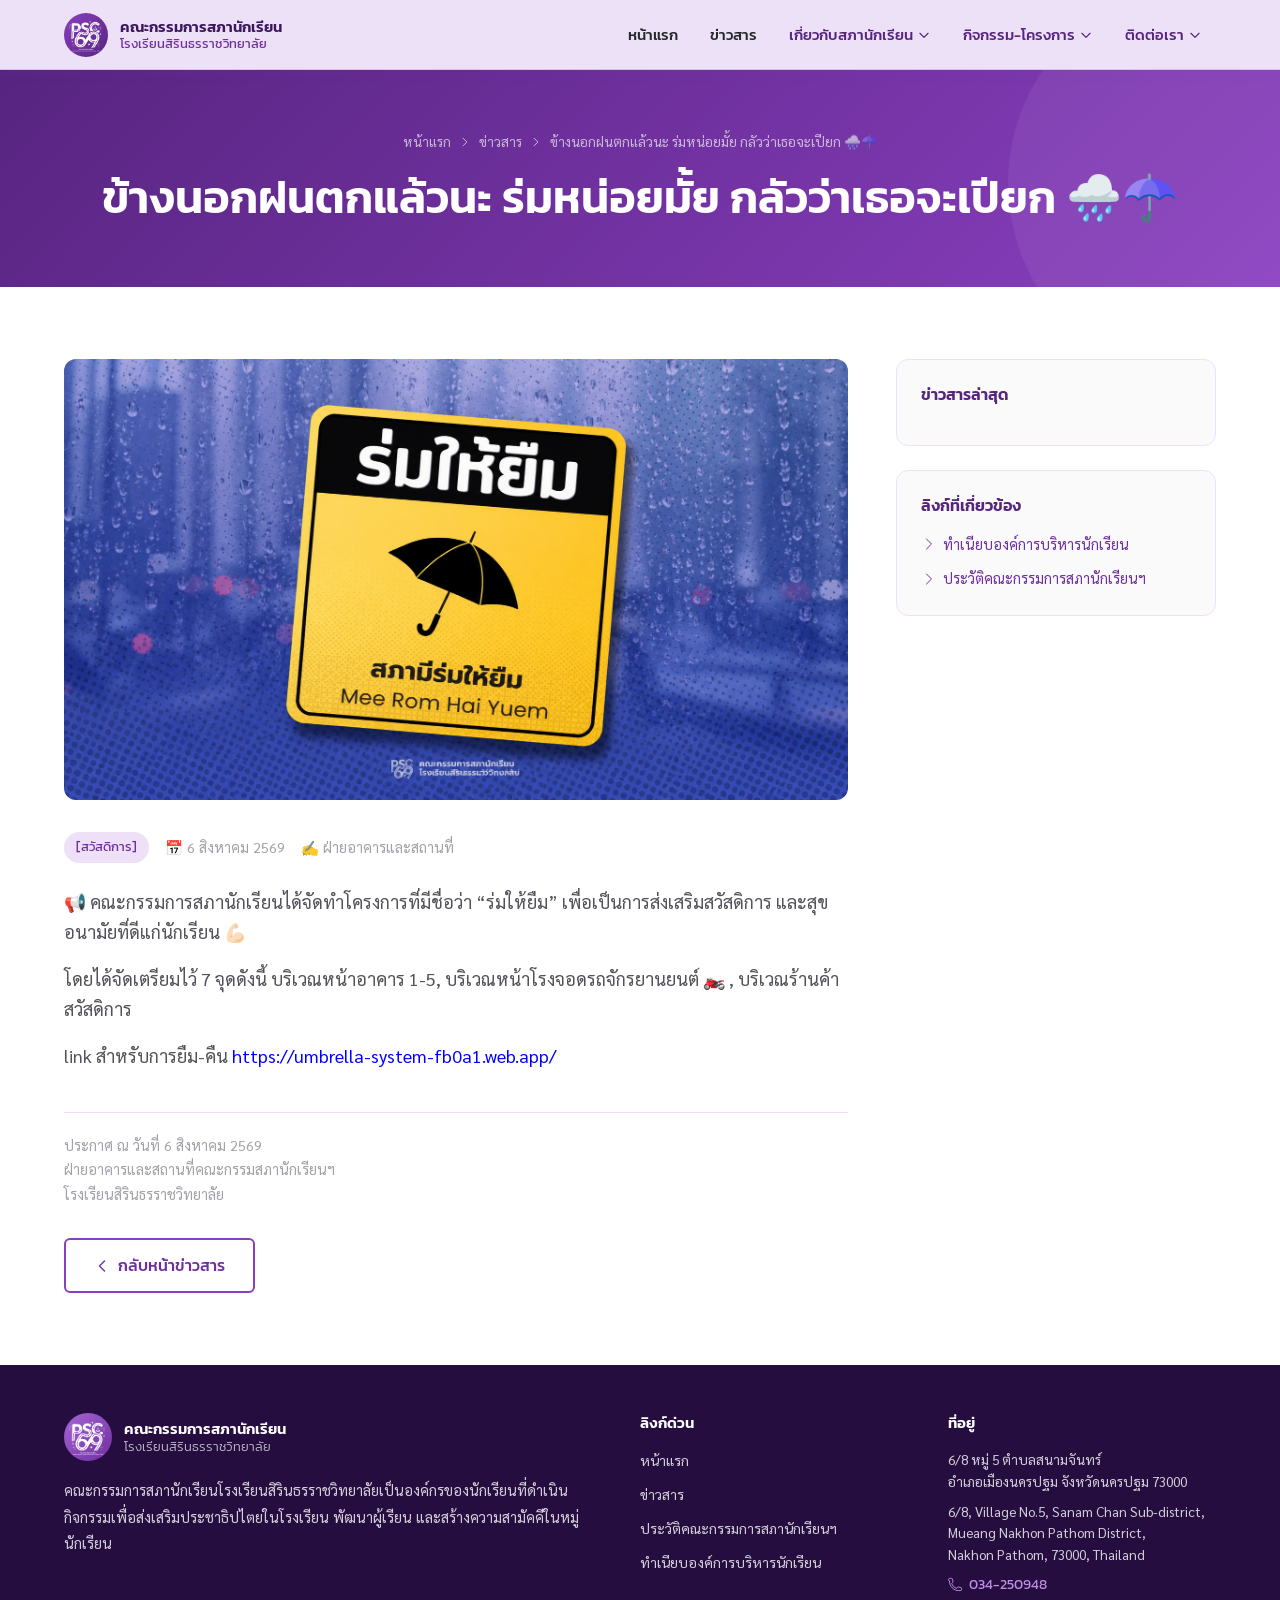
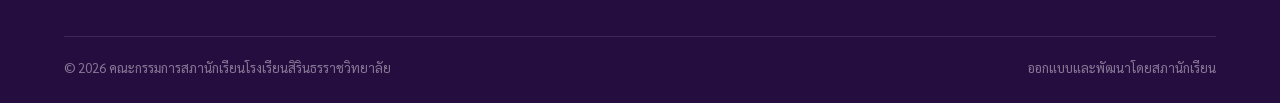
<file: announcements/announcement-3.html>
<!DOCTYPE html>
<html lang="th">
<head>
  <meta charset="UTF-8">
  <meta name="viewport" content="width=device-width, initial-scale=1.0">
  <!--
    ============================================================
    TEMPLATE สำหรับหน้าข่าว/ประกาศ
    วิธีใช้:
    1. Copy ไฟล์นี้แล้วเปลี่ยนชื่อเป็น announcementX.html
    2. แก้ไข <title>, meta description
    3. แก้ไข breadcrumb ชื่อหน้า
    4. แก้ไข article-meta (tag / วันที่)
    5. แก้ไข <h1> ชื่อเรื่อง
    6. แก้ไขเนื้อหาใน .article-content
    7. เปลี่ยนรูปภาพ article-hero-img (ถ้ามี)
    ============================================================
  -->
  <title>ข่าวสาร - คณะกรรมการสภานักเรียนโรงเรียนสิรินธรราชวิทยาลัย</title>
  <meta name="description" content="[คำอธิบายสั้นๆ]">
  <link rel="preconnect" href="https://fonts.googleapis.com">
  <link href="https://fonts.googleapis.com/css2?family=Kanit:wght@300;400;500;600;700&family=Sarabun:wght@300;400;500;600&display=swap" rel="stylesheet">
  <link rel="stylesheet" href="../shared/shared.css">
  <link rel="stylesheet" href="../assets/css/style.css">
  <style>body { font-family: 'Sarabun', 'TH Sarabun New', sans-serif; } :root { --font-body: 'Sarabun', sans-serif; }</style>
</head>
<body>

  <!-- Page Hero -->
  <section class="page-hero">
    <div class="container">
      <div class="breadcrumb">
        <a href="../index.html">หน้าแรก</a>
        <svg xmlns="http://www.w3.org/2000/svg" fill="none" viewBox="0 0 24 24" stroke-width="2" stroke="currentColor"><path stroke-linecap="round" stroke-linejoin="round" d="m8.25 4.5 7.5 7.5-7.5 7.5"/></svg>
        <a href="index.html">ข่าวสาร</a>
        <svg xmlns="http://www.w3.org/2000/svg" fill="none" viewBox="0 0 24 24" stroke-width="2" stroke="currentColor"><path stroke-linecap="round" stroke-linejoin="round" d="m8.25 4.5 7.5 7.5-7.5 7.5"/></svg>
        <span>ข้างนอกฝนตกแล้วนะ ร่มหน่อยมั้ย กลัวว่าเธอจะเปียก 🌧️☂️</span><!-- [แก้ไข] ชื่อย่อหน้า -->
      </div>
      <h1>ข้างนอกฝนตกแล้วนะ ร่มหน่อยมั้ย กลัวว่าเธอจะเปียก 🌧️☂️</h1><!-- [แก้ไข] -->
    </div>
  </section>

  <!-- Article -->
  <section class="section">
    <div class="container">
      <div class="article-layout">

        <!-- Main Content -->
        <article class="article-body fade-in">

          <!-- รูปภาพหลัก (ถ้าไม่มีรูป ลบ img tag ออก) -->
          <img style="object-fit: cover;"
            src="../assets/images/announcements/rom1.png"
            alt="[คำอธิบายรูป]"
            class="article-hero-img"
            onerror="this.style.display='none'"
          >

          <div class="article-meta">
            <span class="tag">[สวัสดิการ]</span><!-- [แก้ไข] ประเภท: ประกาศ / ข่าว / กิจกรรม / ทั่วไป -->
            <span class="date">📅 6 สิงหาคม 2569</span><!-- [แก้ไข] วันที่ -->
            <span class="date">✍️ ฝ่ายอาคารและสถานที่</span>
          </div>

          <!-- เนื้อหาข่าว [แก้ไขส่วนนี้] -->
          <div class="article-content">
            <p>
               📢 คณะกรรมการสภานักเรียนได้จัดทำโครงการที่มีชื่อว่า “ร่มให้ยืม” เพื่อเป็นการส่งเสริมสวัสดิการ และสุขอนามัยที่ดีแก่นักเรียน 💪🏻
            </p>
            <p>
              โดยได้จัดเตรียมไว้ 7 จุดดังนี้ บริเวณหน้าอาคาร 1-5, บริเวณหน้าโรงจอดรถจักรยานยนต์ 🏍️ , บริเวณร้านค้าสวัสดิการ
            </p>
            <P>
              link สำหรับการยืม-คืน <a href="https://umbrella-system-fb0a1.web.app/" style="color: blue;">https://umbrella-system-fb0a1.web.app/</a>
            </P>
            <p style="color:var(--gray-400);font-size:.9rem;margin-top:40px;padding-top:20px;border-top:1px solid var(--purple-100)">
              ประกาศ ณ วันที่ 6 สิงหาคม 2569<br>
              ฝ่ายอาคารและสถานที่คณะกรรมสภานักเรียนฯ<br>
              โรงเรียนสิรินธรราชวิทยาลัย
            </p>
          </div>
          <!-- /เนื้อหาข่าว -->

          <div style="margin-top:32px">
            <a href="index.html" class="btn btn-outline">
              <svg xmlns="http://www.w3.org/2000/svg" fill="none" viewBox="0 0 24 24" stroke-width="2" stroke="currentColor" style="width:16px;height:16px"><path stroke-linecap="round" stroke-linejoin="round" d="M15.75 19.5 8.25 12l7.5-7.5"/></svg>
              กลับหน้าข่าวสาร
            </a>
          </div>
        </article>

        <!-- Sidebar -->
        <aside class="article-sidebar fade-in" style="transition-delay:.1s">
          <div class="sidebar-card">
            <h4>ข่าวสารล่าสุด</h4>
            <div class="recent-news-list">
              <!-- เพิ่มข่าวล่าสุดที่นี่ (ถ้ามี) -->
              <!--
              <div class="recent-news-item">
                <div class="thumb">
                  <img src="../assets/images/announcements/[รูป].jpg" alt="" onerror="this.style.display='none'">
                </div>
                <div>
                  <a href="[ไฟล์ HTML].html">[ชื่อข่าว]</a>
                  <div class="small-date">[วันที่]</div>
                </div>
              </div>
              -->
            </div>
          </div>

          <div class="sidebar-card">
            <h4>ลิงก์ที่เกี่ยวข้อง</h4>
            <div style="display:flex;flex-direction:column;gap:10px">
              <a href="../about/committee.html" style="color:var(--purple-600);font-size:.9rem;display:flex;align-items:center;gap:6px">
                <svg xmlns="http://www.w3.org/2000/svg" fill="none" viewBox="0 0 24 24" stroke-width="1.5" stroke="currentColor" style="width:16px;height:16px"><path stroke-linecap="round" stroke-linejoin="round" d="m8.25 4.5 7.5 7.5-7.5 7.5"/></svg>
                ทำเนียบองค์การบริหารนักเรียน
              </a>
              <a href="../about/history.html" style="color:var(--purple-600);font-size:.9rem;display:flex;align-items:center;gap:6px">
                <svg xmlns="http://www.w3.org/2000/svg" fill="none" viewBox="0 0 24 24" stroke-width="1.5" stroke="currentColor" style="width:16px;height:16px"><path stroke-linecap="round" stroke-linejoin="round" d="m8.25 4.5 7.5 7.5-7.5 7.5"/></svg>
                ประวัติคณะกรรมการสภานักเรียนฯ
              </a>
            </div>
          </div>
        </aside>

      </div>
    </div>
  </section>

  <script src="../shared/components.js"></script>
  <script src="../assets/js/main.js"></script>
</body>
</html>
</file>
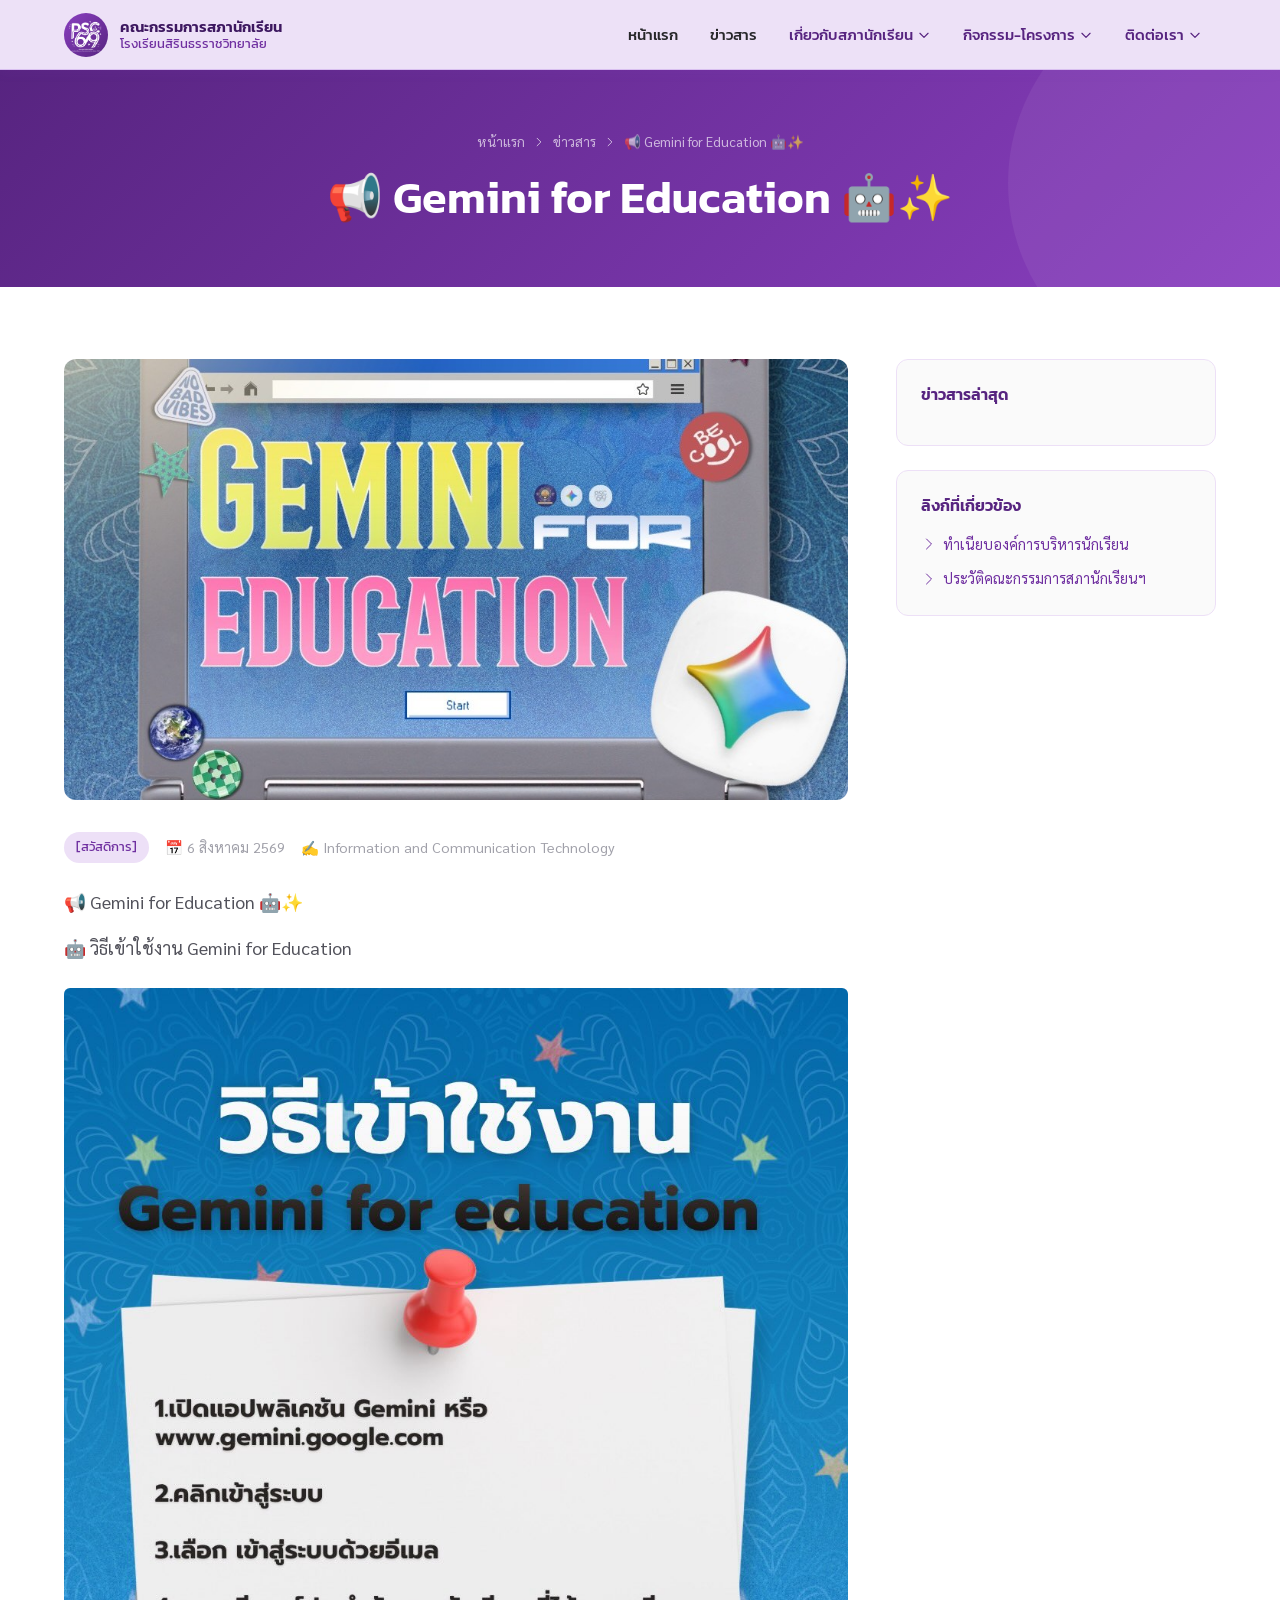
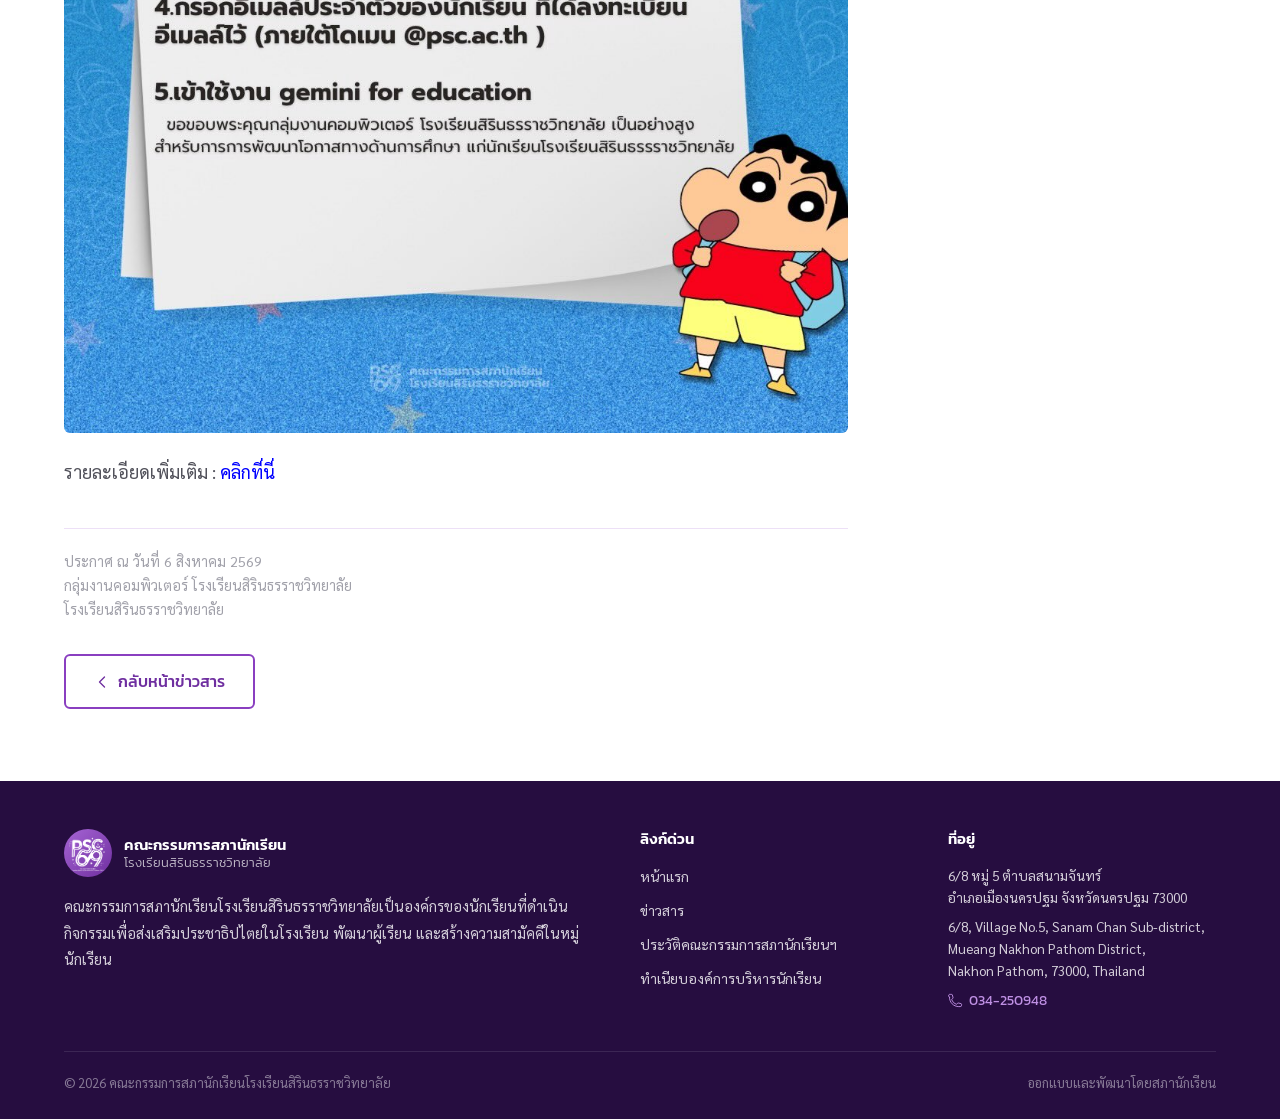
<file: announcements/announcement-4.html>
<!DOCTYPE html>
<html lang="th">
<head>
  <meta charset="UTF-8">
  <meta name="viewport" content="width=device-width, initial-scale=1.0">
  <!--
    ============================================================
    TEMPLATE สำหรับหน้าข่าว/ประกาศ
    วิธีใช้:
    1. Copy ไฟล์นี้แล้วเปลี่ยนชื่อเป็น announcementX.html
    2. แก้ไข <title>, meta description
    3. แก้ไข breadcrumb ชื่อหน้า
    4. แก้ไข article-meta (tag / วันที่)
    5. แก้ไข <h1> ชื่อเรื่อง
    6. แก้ไขเนื้อหาใน .article-content
    7. เปลี่ยนรูปภาพ article-hero-img (ถ้ามี)
    ============================================================
  -->
  <title>ข่าวสาร - คณะกรรมการสภานักเรียนโรงเรียนสิรินธรราชวิทยาลัย</title>
  <meta name="description" content="[คำอธิบายสั้นๆ]">
  <link rel="preconnect" href="https://fonts.googleapis.com">
  <link href="https://fonts.googleapis.com/css2?family=Kanit:wght@300;400;500;600;700&family=Sarabun:wght@300;400;500;600&display=swap" rel="stylesheet">
  <link rel="stylesheet" href="../shared/shared.css">
  <link rel="stylesheet" href="../assets/css/style.css">
  <style>body { font-family: 'Sarabun', 'TH Sarabun New', sans-serif; } :root { --font-body: 'Sarabun', sans-serif; }</style>
</head>
<body>

  <!-- Page Hero -->
  <section class="page-hero">
    <div class="container">
      <div class="breadcrumb">
        <a href="../index.html">หน้าแรก</a>
        <svg xmlns="http://www.w3.org/2000/svg" fill="none" viewBox="0 0 24 24" stroke-width="2" stroke="currentColor"><path stroke-linecap="round" stroke-linejoin="round" d="m8.25 4.5 7.5 7.5-7.5 7.5"/></svg>
        <a href="index.html">ข่าวสาร</a>
        <svg xmlns="http://www.w3.org/2000/svg" fill="none" viewBox="0 0 24 24" stroke-width="2" stroke="currentColor"><path stroke-linecap="round" stroke-linejoin="round" d="m8.25 4.5 7.5 7.5-7.5 7.5"/></svg>
        <span>📢 Gemini for Education 🤖✨</span><!-- [แก้ไข] ชื่อย่อหน้า -->
      </div>
      <h1>📢 Gemini for Education 🤖✨</h1><!-- [แก้ไข] -->
    </div>
  </section>

  <!-- Article -->
  <section class="section">
    <div class="container">
      <div class="article-layout">

        <!-- Main Content -->
        <article class="article-body fade-in">

          <!-- รูปภาพหลัก (ถ้าไม่มีรูป ลบ img tag ออก) -->
          <img style="object-fit: cover;"
            src="../assets/images/announcements/gemini.jpg"
            alt="[คำอธิบายรูป]"
            class="article-hero-img"
            onerror="this.style.display='none'"
          >

          <div class="article-meta">
            <span class="tag">[สวัสดิการ]</span><!-- [แก้ไข] ประเภท: ประกาศ / ข่าว / กิจกรรม / ทั่วไป -->
            <span class="date">📅 6 สิงหาคม 2569</span><!-- [แก้ไข] วันที่ -->
            <span class="date">✍️  Information and Communication Technology</span>
          </div>

          <!-- เนื้อหาข่าว [แก้ไขส่วนนี้] -->
          <div class="article-content">
            <p>
               📢 Gemini for Education 🤖✨
            </p>
            <p>
              🤖 วิธีเข้าใช้งาน Gemini for Education
            </p>
            <img
              src="../assets/images/announcements/gemini2.jpg"
              alt="วิธีเข้าใช้งาน Gemini for Education"
              style="width:100%;height:auto;object-fit:contain;"
            >
            <P>
              รายละเอียดเพิ่มเติม : <a href="https://www.instagram.com/p/Dbs5DRxGcic/?utm_source=ig_web_copy_link&igsh=MzRlODBiNWFlZA==" style="color: blue;" target="_blank">คลิกที่นี่</a>
            </P>
            <p style="color:var(--gray-400);font-size:.9rem;margin-top:40px;padding-top:20px;border-top:1px solid var(--purple-100)">
              ประกาศ ณ วันที่ 6 สิงหาคม 2569<br>
              กลุ่มงานคอมพิวเตอร์ โรงเรียนสิรินธรราชวิทยาลัย<br>
              โรงเรียนสิรินธรราชวิทยาลัย
            </p>
          </div>
          <!-- /เนื้อหาข่าว -->

          <div style="margin-top:32px">
            <a href="index.html" class="btn btn-outline">
              <svg xmlns="http://www.w3.org/2000/svg" fill="none" viewBox="0 0 24 24" stroke-width="2" stroke="currentColor" style="width:16px;height:16px"><path stroke-linecap="round" stroke-linejoin="round" d="M15.75 19.5 8.25 12l7.5-7.5"/></svg>
              กลับหน้าข่าวสาร
            </a>
          </div>
        </article>

        <!-- Sidebar -->
        <aside class="article-sidebar fade-in" style="transition-delay:.1s">
          <div class="sidebar-card">
            <h4>ข่าวสารล่าสุด</h4>
            <div class="recent-news-list">
              <!-- เพิ่มข่าวล่าสุดที่นี่ (ถ้ามี) -->
              <!--
              <div class="recent-news-item">
                <div class="thumb">
                  <img src="../assets/images/announcements/[รูป].jpg" alt="" onerror="this.style.display='none'">
                </div>
                <div>
                  <a href="[ไฟล์ HTML].html">[ชื่อข่าว]</a>
                  <div class="small-date">[วันที่]</div>
                </div>
              </div>
              -->
            </div>
          </div>

          <div class="sidebar-card">
            <h4>ลิงก์ที่เกี่ยวข้อง</h4>
            <div style="display:flex;flex-direction:column;gap:10px">
              <a href="../about/committee.html" style="color:var(--purple-600);font-size:.9rem;display:flex;align-items:center;gap:6px">
                <svg xmlns="http://www.w3.org/2000/svg" fill="none" viewBox="0 0 24 24" stroke-width="1.5" stroke="currentColor" style="width:16px;height:16px"><path stroke-linecap="round" stroke-linejoin="round" d="m8.25 4.5 7.5 7.5-7.5 7.5"/></svg>
                ทำเนียบองค์การบริหารนักเรียน
              </a>
              <a href="../about/history.html" style="color:var(--purple-600);font-size:.9rem;display:flex;align-items:center;gap:6px">
                <svg xmlns="http://www.w3.org/2000/svg" fill="none" viewBox="0 0 24 24" stroke-width="1.5" stroke="currentColor" style="width:16px;height:16px"><path stroke-linecap="round" stroke-linejoin="round" d="m8.25 4.5 7.5 7.5-7.5 7.5"/></svg>
                ประวัติคณะกรรมการสภานักเรียนฯ
              </a>
            </div>
          </div>
        </aside>

      </div>
    </div>
  </section>

  <script src="../shared/components.js"></script>
  <script src="../assets/js/main.js"></script>
</body>
</html>
</file>
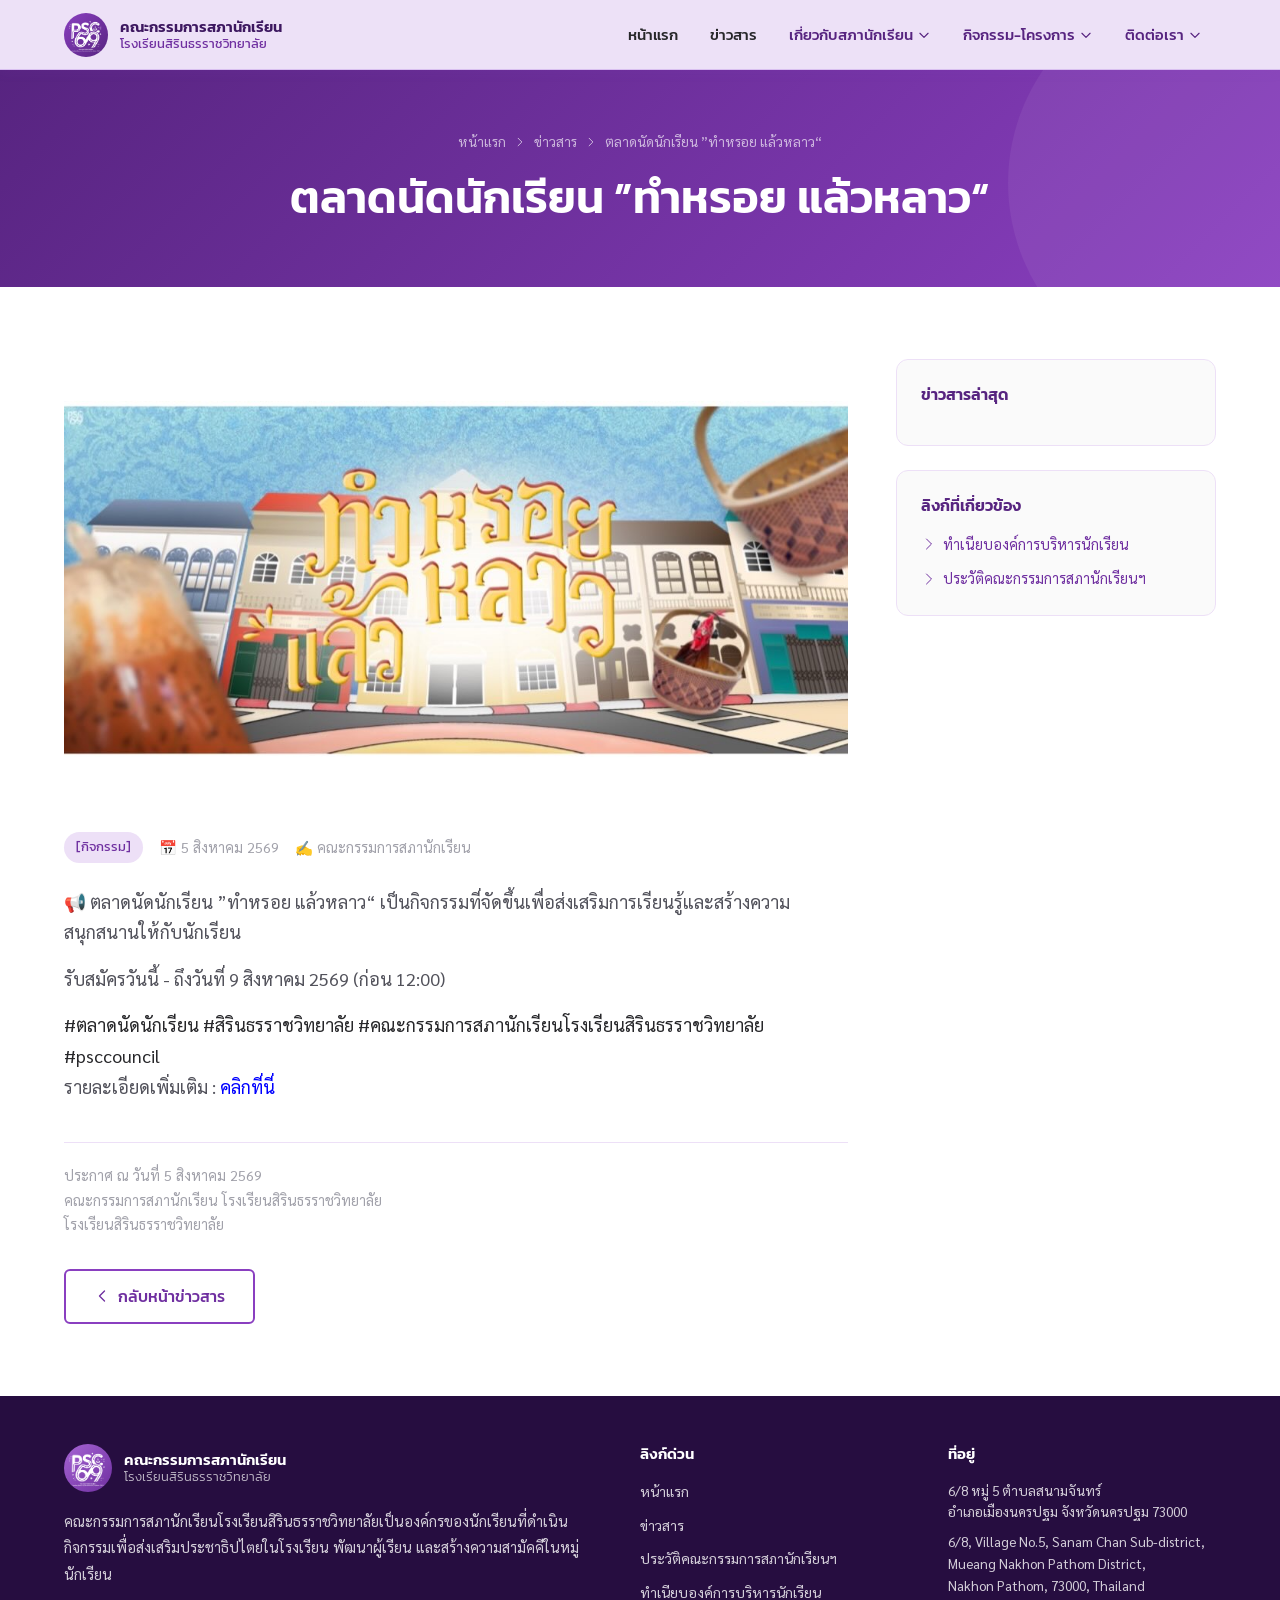
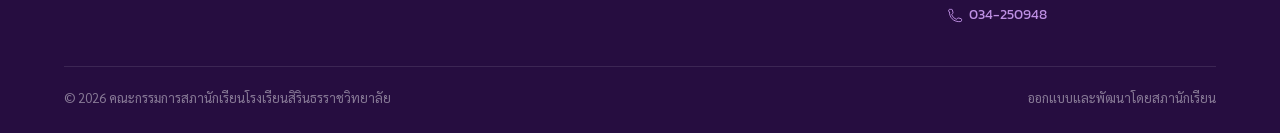
<file: announcements/announcement-5.html>
<!DOCTYPE html>
<html lang="th">
<head>
  <meta charset="UTF-8">
  <meta name="viewport" content="width=device-width, initial-scale=1.0">
  <!--
    ============================================================
    TEMPLATE สำหรับหน้าข่าว/ประกาศ
    วิธีใช้:
    1. Copy ไฟล์นี้แล้วเปลี่ยนชื่อเป็น announcementX.html
    2. แก้ไข <title>, meta description
    3. แก้ไข breadcrumb ชื่อหน้า
    4. แก้ไข article-meta (tag / วันที่)
    5. แก้ไข <h1> ชื่อเรื่อง
    6. แก้ไขเนื้อหาใน .article-content
    7. เปลี่ยนรูปภาพ article-hero-img (ถ้ามี)
    ============================================================
  -->
  <title>ข่าวสาร - คณะกรรมการสภานักเรียนโรงเรียนสิรินธรราชวิทยาลัย</title>
  <meta name="description" content="[คำอธิบายสั้นๆ]">
  <link rel="preconnect" href="https://fonts.googleapis.com">
  <link href="https://fonts.googleapis.com/css2?family=Kanit:wght@300;400;500;600;700&family=Sarabun:wght@300;400;500;600&display=swap" rel="stylesheet">
  <link rel="stylesheet" href="../shared/shared.css">
  <link rel="stylesheet" href="../assets/css/style.css">
  <style>body { font-family: 'Sarabun', 'TH Sarabun New', sans-serif; } :root { --font-body: 'Sarabun', sans-serif; }</style>
</head>
<body>

  <!-- Page Hero -->
  <section class="page-hero">
    <div class="container">
      <div class="breadcrumb">
        <a href="../index.html">หน้าแรก</a>
        <svg xmlns="http://www.w3.org/2000/svg" fill="none" viewBox="0 0 24 24" stroke-width="2" stroke="currentColor"><path stroke-linecap="round" stroke-linejoin="round" d="m8.25 4.5 7.5 7.5-7.5 7.5"/></svg>
        <a href="index.html">ข่าวสาร</a>
        <svg xmlns="http://www.w3.org/2000/svg" fill="none" viewBox="0 0 24 24" stroke-width="2" stroke="currentColor"><path stroke-linecap="round" stroke-linejoin="round" d="m8.25 4.5 7.5 7.5-7.5 7.5"/></svg>
        <span>ตลาดนัดนักเรียน ”ทำหรอย แล้วหลาว“</span><!-- [แก้ไข] ชื่อย่อหน้า -->
      </div>
      <h1>ตลาดนัดนักเรียน ”ทำหรอย แล้วหลาว“</h1><!-- [แก้ไข] -->
    </div>
  </section>

  <!-- Article -->
  <section class="section">
    <div class="container">
      <div class="article-layout">

        <!-- Main Content -->
        <article class="article-body fade-in">

          <!-- รูปภาพหลัก (ถ้าไม่มีรูป ลบ img tag ออก) -->
          <img style="object-fit: cover;"
            src="../assets/images/announcements/south.jpg"
            alt="[คำอธิบายรูป]"
            class="article-hero-img"
            onerror="this.style.display='none'"
          >

          <div class="article-meta">
            <span class="tag">[กิจกรรม]</span><!-- [แก้ไข] ประเภท: ประกาศ / ข่าว / กิจกรรม / ทั่วไป -->
            <span class="date">📅 5 สิงหาคม 2569</span><!-- [แก้ไข] วันที่ -->
            <span class="date">✍️  คณะกรรมการสภานักเรียน</span>
          </div>

          <!-- เนื้อหาข่าว [แก้ไขส่วนนี้] -->
          <div class="article-content">
            <p>
              📢 ตลาดนัดนักเรียน ”ทำหรอย แล้วหลาว“ เป็นกิจกรรมที่จัดขึ้นเพื่อส่งเสริมการเรียนรู้และสร้างความสนุกสนานให้กับนักเรียน 
            <p>
              รับสมัครวันนี้ - ถึงวันที่ 9 สิงหาคม 2569 (ก่อน 12:00)
            </p>
            #ตลาดนัดนักเรียน #สิรินธรราชวิทยาลัย #คณะกรรมการสภานักเรียนโรงเรียนสิรินธรราชวิทยาลัย #psccouncil
            <P>
              รายละเอียดเพิ่มเติม : <a href="https://www.instagram.com/p/Dbo-75UmU3P/?utm_source=ig_web_copy_link&igsh=MzRlODBiNWFlZA==" style="color: blue;" target="_blank">คลิกที่นี่</a>
            </P>
            <p style="color:var(--gray-400);font-size:.9rem;margin-top:40px;padding-top:20px;border-top:1px solid var(--purple-100)">
              ประกาศ ณ วันที่ 5 สิงหาคม 2569<br>
              คณะกรรมการสภานักเรียน โรงเรียนสิรินธรราชวิทยาลัย<br>
              โรงเรียนสิรินธรราชวิทยาลัย
            </p>
          </div>
          <!-- /เนื้อหาข่าว -->

          <div style="margin-top:32px">
            <a href="index.html" class="btn btn-outline">
              <svg xmlns="http://www.w3.org/2000/svg" fill="none" viewBox="0 0 24 24" stroke-width="2" stroke="currentColor" style="width:16px;height:16px"><path stroke-linecap="round" stroke-linejoin="round" d="M15.75 19.5 8.25 12l7.5-7.5"/></svg>
              กลับหน้าข่าวสาร
            </a>
          </div>
        </article>

        <!-- Sidebar -->
        <aside class="article-sidebar fade-in" style="transition-delay:.1s">
          <div class="sidebar-card">
            <h4>ข่าวสารล่าสุด</h4>
            <div class="recent-news-list">
              <!-- เพิ่มข่าวล่าสุดที่นี่ (ถ้ามี) -->
              <!--
              <div class="recent-news-item">
                <div class="thumb">
                  <img src="../assets/images/announcements/[รูป].jpg" alt="" onerror="this.style.display='none'">
                </div>
                <div>
                  <a href="[ไฟล์ HTML].html">[ชื่อข่าว]</a>
                  <div class="small-date">[วันที่]</div>
                </div>
              </div>
              -->
            </div>
          </div>

          <div class="sidebar-card">
            <h4>ลิงก์ที่เกี่ยวข้อง</h4>
            <div style="display:flex;flex-direction:column;gap:10px">
              <a href="../about/committee.html" style="color:var(--purple-600);font-size:.9rem;display:flex;align-items:center;gap:6px">
                <svg xmlns="http://www.w3.org/2000/svg" fill="none" viewBox="0 0 24 24" stroke-width="1.5" stroke="currentColor" style="width:16px;height:16px"><path stroke-linecap="round" stroke-linejoin="round" d="m8.25 4.5 7.5 7.5-7.5 7.5"/></svg>
                ทำเนียบองค์การบริหารนักเรียน
              </a>
              <a href="../about/history.html" style="color:var(--purple-600);font-size:.9rem;display:flex;align-items:center;gap:6px">
                <svg xmlns="http://www.w3.org/2000/svg" fill="none" viewBox="0 0 24 24" stroke-width="1.5" stroke="currentColor" style="width:16px;height:16px"><path stroke-linecap="round" stroke-linejoin="round" d="m8.25 4.5 7.5 7.5-7.5 7.5"/></svg>
                ประวัติคณะกรรมการสภานักเรียนฯ
              </a>
            </div>
          </div>
        </aside>

      </div>
    </div>
  </section>

  <script src="../shared/components.js"></script>
  <script src="../assets/js/main.js"></script>
</body>
</html>
</file>
<file: shared/shared.css>
@import url('https://fonts.googleapis.com/css2?family=Kanit:wght@300;400;500;600;700&display=swap');

:root {
  --purple-50:  #f5f0fa;
  --purple-100: #ede0f7;
  --purple-200: #d9bff0;
  --purple-300: #bf90e4;
  --purple-400: #a664d4;
  --purple-500: #8a3fc0;
  --purple-600: #6f2fa0;
  --purple-700: #572480;
  --purple-800: #3d1860;
  --purple-900: #260d40;

  --white:      #ffffff;
  --gray-50:    #fafafa;
  --gray-100:   #f4f4f5;
  --gray-200:   #e4e4e7;
  --gray-400:   #a1a1aa;
  --gray-600:   #52525b;
  --gray-800:   #27272a;

  --font-heading: 'Kanit', 'TH Sarabun New', sans-serif;
  --font-body:    'TH Sarabun New', 'Kanit', sans-serif;

  --shadow-sm:  0 1px 3px rgba(138,63,192,.10);
  --shadow-md:  0 4px 16px rgba(138,63,192,.13);
  --shadow-lg:  0 8px 32px rgba(138,63,192,.18);

  --radius-sm:  6px;
  --radius-md:  12px;
  --radius-lg:  20px;

  --nav-height: 70px;
  --transition: 0.3s cubic-bezier(.4,0,.2,1);
}

.container {
  max-width: 1200px;
  margin: 0 auto;
  padding: 0 24px;
}

/* ============================================
   NAVBAR
   ============================================ */
.navbar {
  position: sticky;
  top: 0;
  z-index: 1000;
  height: var(--nav-height);
  background: rgba(237,224,247,.95);
  backdrop-filter: blur(12px);
  border-bottom: 1px solid var(--purple-200);
  box-shadow: 0 2px 12px rgba(138,63,192,.08);
}
.navbar-inner {
  display: flex;
  align-items: center;
  justify-content: space-between;
  height: 100%;
}

.navbar-brand {
  display: flex;
  align-items: center;
  gap: 12px;
  flex-shrink: 0;
}
.navbar-logo {
  width: 44px; height: 44px;
  background: linear-gradient(135deg, var(--purple-500), var(--purple-700));
  border-radius: 50%;
  display: flex; align-items: center; justify-content: center;
  color: #fff;
  font-family: var(--font-heading);
  font-weight: 700;
  font-size: 1.2rem;
  flex-shrink: 0;
}
.navbar-name {
  font-family: var(--font-heading);
  font-size: .95rem;
  font-weight: 600;
  color: var(--purple-800);
  line-height: 1.2;
  max-width: 280px;
}
.navbar-name span { display: block; font-weight: 400; font-size: .82rem; color: var(--purple-600); }

.navbar-menu {
  display: flex;
  align-items: center;
  gap: 4px;
}
.nav-item { position: relative; }
.nav-link {
  display: flex;
  align-items: center;
  gap: 4px;
  padding: 8px 14px;
  border-radius: var(--radius-sm);
  font-family: var(--font-heading);
  font-size: .95rem;
  font-weight: 500;
  color: var(--purple-700);
  transition: var(--transition);
  white-space: nowrap;
}
.nav-link:hover, .nav-link.active {
  background: var(--purple-100);
  color: var(--purple-600);
}
.nav-link svg { width: 14px; height: 14px; transition: transform var(--transition); }
.nav-item:hover .nav-link svg { transform: rotate(180deg); }

.dropdown-menu {
  position: absolute;
  top: calc(100% + 8px);
  right: 0;
  min-width: 200px;
  background: var(--white);
  border: 1px solid var(--purple-200);
  border-radius: var(--radius-md);
  box-shadow: var(--shadow-lg);
  padding: 8px;
  opacity: 0;
  pointer-events: none;
  transform: translateY(-8px);
  transition: var(--transition);
  z-index: 100;
}
.nav-item:hover .dropdown-menu {
  opacity: 1;
  pointer-events: auto;
  transform: translateY(0);
}
.dropdown-item {
  display: flex;
  align-items: center;
  gap: 10px;
  padding: 10px 14px;
  border-radius: var(--radius-sm);
  font-family: var(--font-heading);
  font-size: .9rem;
  color: var(--gray-700, var(--gray-800));
  transition: var(--transition);
}
.dropdown-item:hover {
  background: var(--purple-50);
  color: var(--purple-600);
}
.dropdown-item svg { width: 18px; height: 18px; color: var(--purple-400); flex-shrink: 0; }

.hamburger {
  display: none;
  flex-direction: column;
  gap: 5px;
  padding: 8px;
  border-radius: var(--radius-sm);
  transition: var(--transition);
}
.hamburger:hover { background: var(--purple-100); }
.hamburger span {
  display: block;
  width: 24px; height: 2px;
  background: var(--purple-700);
  border-radius: 2px;
  transition: var(--transition);
  transform-origin: center;
}
.hamburger.open span:nth-child(1) { transform: rotate(45deg) translate(5px,5px); }
.hamburger.open span:nth-child(2) { opacity: 0; transform: scaleX(0); }
.hamburger.open span:nth-child(3) { transform: rotate(-45deg) translate(5px,-5px); }

.mobile-overlay {
  display: none;
  position: fixed; inset: 0;
  background: rgba(38,13,64,.45);
  z-index: 998;
  opacity: 0;
  pointer-events: none;
  transition: opacity var(--transition);
}
.mobile-overlay.active {
  opacity: 1;
  pointer-events: auto;
}

.mobile-menu {
  position: fixed;
  top: 0; right: 0;
  width: min(320px, 85vw);
  height: 100dvh;
  background: var(--white);
  z-index: 999;
  padding: 80px 24px 32px;
  overflow-y: auto;
  transform: translateX(100%);
  transition: transform var(--transition);
  border-left: 2px solid var(--purple-200);
}
.mobile-menu.open { transform: translateX(0); }
.mobile-menu .m-nav-item { border-bottom: 1px solid var(--purple-100); }
.mobile-menu .m-nav-link {
  display: flex; align-items: center; justify-content: space-between;
  padding: 14px 4px;
  font-family: var(--font-heading);
  font-size: 1rem; font-weight: 500;
  color: var(--purple-800);
}
.mobile-menu .m-sub-menu { padding: 0 0 8px 16px; display: none; }
.mobile-menu .m-sub-menu.open { display: block; }
.mobile-menu .m-sub-link {
  display: flex; align-items: center; gap: 8px;
  padding: 10px 4px;
  font-family: var(--font-heading);
  font-size: .95rem;
  color: var(--purple-600);
}
.mobile-menu .m-sub-link:hover { color: var(--purple-500); }
.mobile-menu .m-sub-link svg { width: 16px; height: 16px; }

/* ============================================
   FOOTER
   ============================================ */
.footer {
  background: var(--purple-900);
  color: rgba(255,255,255,.8);
  padding: 48px 0 24px;
}
.footer-grid {
  display: grid;
  grid-template-columns: 2fr 1fr 1fr;
  gap: 40px;
  margin-bottom: 40px;
}
.footer-logo {
  display: flex; align-items: center; gap: 12px;
  margin-bottom: 16px;
}
.footer-logo-icon {
  width: 48px; height: 48px;
  background: linear-gradient(135deg, var(--purple-400), var(--purple-600));
  border-radius: 50%;
  display: flex; align-items: center; justify-content: center;
  color: #fff;
  font-family: var(--font-heading);
  font-weight: 700; font-size: 1.2rem;
}
.footer-logo-text {
  font-family: var(--font-heading);
  font-size: .95rem;
  font-weight: 600;
  color: var(--white);
  line-height: 1.2;
}
.footer-logo-text span { display: block; font-weight: 300; font-size: .8rem; opacity: .7; }
.footer-desc { font-size: .92rem; line-height: 1.8; margin-bottom: 0; }

.footer-col h4 {
  font-family: var(--font-heading);
  font-size: .95rem;
  font-weight: 600;
  color: var(--white);
  margin-bottom: 16px;
}
.footer-links { display: flex; flex-direction: column; gap: 10px; }
.footer-links a {
  font-size: .88rem;
  color: rgba(255,255,255,.65);
  transition: color var(--transition);
}
.footer-links a:hover { color: var(--purple-300); }

.footer-address {
  display: flex; flex-direction: column; gap: 8px;
}
.footer-address p { font-size: .85rem; line-height: 1.6; margin: 0; }
.footer-address .phone {
  display: flex; align-items: center; gap: 6px;
  font-family: var(--font-heading);
  color: var(--purple-300);
}
.footer-address .phone svg { width: 15px; height: 15px; }

.footer-bottom {
  border-top: 1px solid rgba(255,255,255,.1);
  padding-top: 20px;
  display: flex;
  justify-content: space-between;
  align-items: center;
  flex-wrap: wrap;
  gap: 12px;
  font-size: .82rem;
  color: rgba(255,255,255,.45);
}

@media (max-width: 1024px) {
  .footer-grid { grid-template-columns: 1fr 1fr; }
  .footer-brand { grid-column: span 2; }
}

@media (max-width: 768px) {
  :root { --nav-height: 60px; }
  .navbar-menu { display: none; }
  .hamburger { display: flex; }
  .mobile-overlay { display: block; }
  .navbar-name { font-size: .82rem; max-width: 200px; }
  .footer-grid { grid-template-columns: 1fr; }
  .footer-brand { grid-column: span 1; }
  .footer-bottom { flex-direction: column; text-align: center; }
}

.navbar a, .footer a, .mobile-menu a { text-decoration: none; color: inherit; }
.navbar ul, .footer ul, .mobile-menu ul { list-style: none; margin: 0; padding: 0; }
.navbar *, .navbar *::before, .navbar *::after,
.footer *, .footer *::before, .footer *::after,
.mobile-menu *, .mobile-menu *::before, .mobile-menu *::after { box-sizing: border-box; }
.navbar button, .mobile-menu button { cursor: pointer; border: none; background: none; font-family: inherit; }
.navbar svg, .mobile-menu svg { display: inline-block; }
</file>
<file: assets/css/style.css>
/* =============================================
   สภานักเรียน โรงเรียนสิรินธรราชวิทยาลัย
   Main Stylesheet
   ============================================= */

@import url('https://fonts.googleapis.com/css2?family=Kanit:wght@300;400;500;600;700&display=swap');

/* ---- CSS Variables ---- */
:root {
  --purple-50:  #f5f0fa;
  --purple-100: #ede0f7;
  --purple-200: #d9bff0;
  --purple-300: #bf90e4;
  --purple-400: #a664d4;
  --purple-500: #8a3fc0;
  --purple-600: #6f2fa0;
  --purple-700: #572480;
  --purple-800: #3d1860;
  --purple-900: #260d40;

  --white:      #ffffff;
  --gray-50:    #fafafa;
  --gray-100:   #f4f4f5;
  --gray-200:   #e4e4e7;
  --gray-400:   #a1a1aa;
  --gray-600:   #52525b;
  --gray-800:   #27272a;

  --font-heading: 'Kanit', 'TH Sarabun New', sans-serif;
  --font-body:    'TH Sarabun New', 'Kanit', sans-serif;

  --shadow-sm:  0 1px 3px rgba(138,63,192,.10);
  --shadow-md:  0 4px 16px rgba(138,63,192,.13);
  --shadow-lg:  0 8px 32px rgba(138,63,192,.18);

  --radius-sm:  6px;
  --radius-md:  12px;
  --radius-lg:  20px;

  --nav-height: 70px;
  --transition: 0.3s cubic-bezier(.4,0,.2,1);
}

/* ---- Reset & Base ---- */
*, *::before, *::after { box-sizing: border-box; margin: 0; padding: 0; }

html { scroll-behavior: smooth; font-size: 16px; }

body {
  font-family: var(--font-body);
  font-size: 18px;
  line-height: 1.7;
  color: var(--gray-800);
  background: var(--white);
  overflow-x: hidden;
}

img { max-width: 100%; display: block; }
a  { text-decoration: none; color: inherit; }
ul { list-style: none; }
button { cursor: pointer; border: none; background: none; font-family: inherit; }

/* ---- Typography ---- */
h1, h2, h3, h4, h5, h6 {
  font-family: var(--font-heading);
  font-weight: 600;
  line-height: 1.3;
  color: var(--purple-800);
}
h1 { font-size: clamp(1.8rem, 4vw, 2.8rem); }
h2 { font-size: clamp(1.4rem, 3vw, 2rem); }
h3 { font-size: clamp(1.1rem, 2vw, 1.4rem); }

p { margin-bottom: 1rem; }

/* ---- Utility Classes ---- */
.container {
  max-width: 1200px;
  margin: 0 auto;
  padding: 0 24px;
}
.section { padding: 72px 0; }
.section-sm { padding: 48px 0; }

.btn {
  display: inline-flex;
  align-items: center;
  gap: 8px;
  padding: 12px 28px;
  border-radius: var(--radius-sm);
  font-family: var(--font-heading);
  font-size: 1rem;
  font-weight: 500;
  transition: var(--transition);
}
.btn-primary {
  background: var(--purple-500);
  color: var(--white);
}
.btn-primary:hover {
  background: var(--purple-600);
  transform: translateY(-2px);
  box-shadow: var(--shadow-md);
}
.btn-outline {
  border: 2px solid var(--purple-500);
  color: var(--purple-600);
}
.btn-outline:hover {
  background: var(--purple-500);
  color: var(--white);
  transform: translateY(-2px);
}

.section-header {
  text-align: center;
  margin-bottom: 48px;
}
.section-header h2 { margin-bottom: 12px; }
.section-header p  { color: var(--gray-600); max-width: 600px; margin: 0 auto; }
.section-divider {
  width: 56px; height: 4px;
  background: linear-gradient(90deg, var(--purple-400), var(--purple-300));
  border-radius: 2px;
  margin: 12px auto 0;
}

/* ---- Fade-in Animation ---- */
.fade-in {
  opacity: 0;
  transform: translateY(24px);
  transition: opacity .6s ease, transform .6s ease;
}
.fade-in.visible {
  opacity: 1;
  transform: translateY(0);
}

/* ============================================
   HERO SLIDER
   ============================================ */
.hero-slider {
  position: relative;
  width: 100%;
  max-width: 1100px;
  height: 100%;
  object-fit: cover;
  aspect-ratio: 16/9;
  max-height: 600px;
  overflow: hidden;
  background: var(--purple-900);
  margin: 0 auto;
  border-radius: var(--radius-md);
}
.slide {
  position: absolute; inset: 0;
  opacity: 0;
  transition: opacity .8s ease;
}
.slide.active { opacity: 1; }
.slide img {
  width: 100%; height: 100%;
  object-fit: cover;
  filter: brightness(.75);
}
.slide-caption {
  position: absolute;
  bottom: 0; left: 0; right: 0;
  padding: 40px 48px 32px;
  background: linear-gradient(transparent, rgba(38,13,64,.7));
  color: var(--white);
}
.slide-caption h2 {
  font-family: var(--font-heading);
  font-size: clamp(1.2rem, 3vw, 2rem);
  font-weight: 600;
  color: var(--white);
  text-shadow: 0 2px 8px rgba(0,0,0,.4);
}
.slide-caption p { font-size: 1rem; opacity: .85; margin: 0; }

/* Controls */
.slider-btn {
  position: absolute; top: 50%; transform: translateY(-50%);
  width: 44px; height: 44px;
  background: rgba(255,255,255,.2);
  border-radius: 50%;
  display: flex; align-items: center; justify-content: center;
  color: #fff;
  transition: var(--transition);
  z-index: 10;
  backdrop-filter: blur(4px);
}
.slider-btn:hover { background: rgba(255,255,255,.35); }
.slider-btn.prev { left: 16px; }
.slider-btn.next { right: 16px; }
.slider-btn svg { width: 20px; height: 20px; }

.slider-indicators {
  position: absolute; bottom: 12px; left: 50%; transform: translateX(-50%);
  display: flex; gap: 8px; z-index: 10;
}
.indicator {
  width: 8px; height: 8px;
  border-radius: 50%;
  background: rgba(255,255,255,.5);
  transition: var(--transition);
}
.indicator.active {
  background: var(--white);
  width: 24px;
  border-radius: 4px;
}

/* ============================================
   INTRO SECTION
   ============================================ */
.intro-section {
  background: linear-gradient(135deg, var(--purple-50) 0%, var(--white) 60%);
}
.intro-grid {
  display: grid;
  grid-template-columns: 1fr 1fr;
  gap: 56px;
  align-items: center;
}
.intro-badge {
  display: inline-flex;
  align-items: center;
  gap: 8px;
  padding: 6px 16px;
  background: var(--purple-100);
  color: var(--purple-600);
  border-radius: 100px;
  font-family: var(--font-heading);
  font-size: .85rem;
  font-weight: 500;
  margin-bottom: 16px;
}
.intro-text h2 { margin-bottom: 16px; }
.intro-text p { color: var(--gray-600); }

.intro-stats {
  display: grid;
  grid-template-columns: 1fr 1fr;
  gap: 20px;
}
.stat-card {
  background: var(--white);
  border: 1px solid var(--purple-200);
  border-radius: var(--radius-md);
  padding: 24px;
  text-align: center;
  transition: var(--transition);
  box-shadow: var(--shadow-sm);
}
.stat-card:hover { box-shadow: var(--shadow-md); transform: translateY(-4px); }
.stat-num {
  font-family: var(--font-heading);
  font-size: 2rem;
  font-weight: 700;
  color: var(--purple-500);
}
.stat-label { font-size: .9rem; color: var(--gray-600); margin: 0; }

/* ============================================
   ANNOUNCEMENT CARDS
   ============================================ */
.announcements-section {
  background: linear-gradient(135deg, var(--purple-50) 0%, var(--white) 60%);
}

.news-grid {
  display: grid;
  grid-template-columns: repeat(3, 1fr);
  gap: 28px;
}
.news-card {
  background: var(--white);
  border-radius: var(--radius-md);
  overflow: hidden;
  box-shadow: var(--shadow-sm);
  border: 1px solid var(--purple-100);
  transition: var(--transition);
  display: flex;
  flex-direction: column;
}
.news-card:hover {
  transform: translateY(-6px);
  box-shadow: var(--shadow-lg);
  border-color: var(--purple-300);
}
.news-card-img {
  aspect-ratio: 16/9;
  overflow: hidden;
  background: var(--purple-100);
  position: relative;
}
.news-card-img img {
  width: 100%; height: 100%;
  object-fit: cover;
  transition: transform .5s ease;
}
.news-card:hover .news-card-img img { transform: scale(1.05); }

/* placeholder when no image */
.news-card-img.placeholder {
  display: flex; align-items: center; justify-content: center;
}
.news-card-img.placeholder svg { width: 48px; height: 48px; color: var(--purple-300); }

.news-card-body { padding: 20px; flex: 1; display: flex; flex-direction: column; }
.news-date {
  font-size: .82rem;
  color: var(--purple-500);
  font-family: var(--font-heading);
  margin-bottom: 8px;
}
.news-card-body h3 {
  font-size: 1.05rem;
  margin-bottom: 10px;
  display: -webkit-box;
  -webkit-line-clamp: 2;
  -webkit-box-orient: vertical;
  overflow: hidden;
  /* Fallback for non-webkit browsers */
  max-height: 3.15em;
  line-height: 1.5;
}
.news-card-body p {
  font-size: .92rem;
  color: var(--gray-600);
  margin-bottom: 16px;
  flex: 1;
  display: -webkit-box;
  -webkit-line-clamp: 3;
  -webkit-box-orient: vertical;
  overflow: hidden;
  /* Fallback for non-webkit browsers */
  max-height: 4.14em;
  line-height: 1.38;
}
.read-more {
  display: inline-flex;
  align-items: center;
  gap: 6px;
  color: var(--purple-500);
  font-family: var(--font-heading);
  font-size: .9rem;
  font-weight: 500;
  transition: var(--transition);
}
.read-more:hover { color: var(--purple-700); gap: 10px; }
.read-more svg { width: 16px; height: 16px; }

.section-footer { text-align: center; margin-top: 40px; }

/* ============================================
   PAGE HERO (inner pages)
   ============================================ */
.page-hero {
  background: linear-gradient(135deg, var(--purple-700) 0%, var(--purple-500) 100%);
  color: var(--white);
  padding: 60px 0 48px;
  text-align: center;
  position: relative;
  overflow: hidden;
}
.page-hero::before {
  content: '';
  position: absolute;
  top: -40%; right: -10%;
  width: 400px; height: 400px;
  background: rgba(255,255,255,.06);
  border-radius: 50%;
}
.page-hero h1 { color: var(--white); margin-bottom: 12px; }
.page-hero p { color: rgba(255,255,255,.8); max-width: 580px; margin: 0 auto; }
.breadcrumb {
  display: flex; align-items: center; gap: 8px; justify-content: center;
  margin-bottom: 16px;
  font-size: .85rem;
  color: rgba(255,255,255,.65);
}
.breadcrumb a { color: rgba(255,255,255,.65); transition: color var(--transition); }
.breadcrumb a:hover { color: #fff; }
.breadcrumb svg { width: 12px; height: 12px; }

/* ============================================
   COMMITTEE PAGE
   ============================================ */
.department-section { padding: 56px 0; }
.department-section + .department-section { border-top: 1px solid var(--purple-100); }
.department-header {
  display: flex; align-items: center; gap: 12px;
  margin-bottom: 32px;
}
.dept-icon {
  width: 40px; height: 40px;
  background: var(--purple-100);
  border-radius: var(--radius-sm);
  display: flex; align-items: center; justify-content: center;
  flex-shrink: 0;
}
.dept-icon svg { width: 20px; height: 20px; color: var(--purple-500); }
.department-header h3 { color: var(--purple-700); margin: 0; }

.members-grid {
  display: grid;
  grid-template-columns: repeat(auto-fill, minmax(180px, 1fr));
  gap: 24px;
}
.member-card {
  text-align: center;
  transition: var(--transition);
}
.member-card:hover { transform: translateY(-6px); }
.member-photo {
  width: 100%;
  aspect-ratio: 1;
  border-radius: var(--radius-md);
  overflow: hidden;
  background: var(--purple-100);
  margin-bottom: 12px;
  border: 2px solid var(--purple-200);
  transition: var(--transition);
  display: flex; align-items: center; justify-content: center;
}
.member-card:hover .member-photo {
  border-color: var(--purple-400);
  box-shadow: var(--shadow-md);
}
.member-photo img { width: 100%; height: 100%; object-fit: cover; }
.member-photo svg { width: 56px; height: 56px; color: var(--purple-300); }
.member-name {
  font-family: var(--font-heading);
  font-size: .95rem;
  font-weight: 600;
  color: var(--purple-800);
  margin-bottom: 4px;
}
.member-role {
  font-size: .85rem;
  color: var(--purple-500);
}

/* President card - larger */
.member-card.president .member-photo {
  border-color: var(--purple-400);
  box-shadow: 0 0 0 3px rgba(138,63,192,.15);
}
.member-card.president .member-name { font-size: 1.05rem; }

/* Advisor section */
.advisor-grid {
  display: grid;
  grid-template-columns: repeat(auto-fill, minmax(200px, 1fr));
  gap: 24px;
}

.constitution-banner {
  background: linear-gradient(135deg, var(--purple-50), var(--purple-100));
  border: 1px solid var(--purple-200);
  border-radius: var(--radius-lg);
  padding: 32px 40px;
  display: flex;
  align-items: center;
  justify-content: space-between;
  gap: 24px;
  margin-top: 56px;
}
.constitution-info h3 { margin-bottom: 8px; }
.constitution-info p { color: var(--gray-600); margin: 0; }
.constitution-banner svg.big-icon { width: 56px; height: 56px; color: var(--purple-400); flex-shrink: 0; }

/* ============================================
   ANNOUNCEMENTS LIST PAGE
   ============================================ */
.announcements-grid {
  display: grid;
  grid-template-columns: repeat(3, 1fr);
  gap: 28px;
}
/* inherits .news-card styles */

/* ============================================
   ANNOUNCEMENT DETAIL PAGE
   ============================================ */
.article-layout {
  display: grid;
  grid-template-columns: 1fr 320px;
  gap: 48px;
  align-items: start;
}
.article-hero-img {
  width: 100%;
  aspect-ratio: 16/9;
  object-fit: cover;
  border-radius: var(--radius-md);
  margin-bottom: 32px;
}
.article-meta {
  display: flex; align-items: center; gap: 16px;
  margin-bottom: 24px;
  flex-wrap: wrap;
}
.article-meta .tag {
  padding: 4px 12px;
  background: var(--purple-100);
  color: var(--purple-600);
  border-radius: 100px;
  font-family: var(--font-heading);
  font-size: .82rem;
}
.article-meta .date { font-size: .9rem; color: var(--gray-400); }
.article-content h2, .article-content h3 { margin: 28px 0 12px; }
.article-content p { color: var(--gray-600); }
.article-content img { border-radius: var(--radius-sm); margin: 24px 0; }

.article-sidebar {
  position: sticky; top: calc(var(--nav-height) + 24px);
}
.sidebar-card {
  background: var(--gray-50);
  border: 1px solid var(--purple-100);
  border-radius: var(--radius-md);
  padding: 24px;
  margin-bottom: 24px;
}
.sidebar-card h4 {
  margin-bottom: 16px;
  font-size: 1rem;
  color: var(--purple-700);
}
.recent-news-list { display: flex; flex-direction: column; gap: 14px; }
.recent-news-item { display: flex; gap: 12px; align-items: start; }
.recent-news-item .thumb {
  width: 64px; height: 48px;
  border-radius: 6px;
  overflow: hidden; flex-shrink: 0;
  background: var(--purple-100);
}
.recent-news-item .thumb img { width: 100%; height: 100%; object-fit: cover; }
.recent-news-item a { font-size: .88rem; color: var(--gray-800); line-height: 1.4; transition: color var(--transition); }
.recent-news-item a:hover { color: var(--purple-600); }
.recent-news-item .small-date { font-size: .78rem; color: var(--gray-400); }

/* ============================================
   HISTORY PAGE
   ============================================ */
.history-content { max-width: 800px; margin: 0 auto; }
.history-content h3 { margin: 36px 0 12px; }
.history-content p { color: var(--gray-600); }

.timeline { padding: 16px 0; }
.timeline-item {
  display: flex;
  gap: 24px;
  padding-bottom: 32px;
  position: relative;
}
.timeline-item::before {
  content: '';
  position: absolute;
  left: 31px; top: 32px;
  width: 2px; bottom: 0;
  background: var(--purple-200);
}
.timeline-item:last-child::before { display: none; }
.timeline-dot {
  width: 20px; height: 20px;
  border-radius: 50%;
  background: var(--purple-400);
  border: 3px solid var(--white);
  box-shadow: 0 0 0 2px var(--purple-300);
  flex-shrink: 0;
  margin-top: 4px;
  position: relative; z-index: 1;
}
.timeline-year {
  min-width: 60px;
  font-family: var(--font-heading);
  font-weight: 700;
  font-size: 1rem;
  color: var(--purple-600);
  padding-top: 2px;
}
.timeline-body h4 { margin-bottom: 6px; }
.timeline-body p { font-size: .92rem; color: var(--gray-600); margin: 0; }

/* ============================================
   ACTIVITIES
   ============================================ */
.activities-grid {
  display: grid;
  grid-template-columns: repeat(3,1fr);
  gap: 28px;
}
.activity-card {
  background: var(--white);
  border: 1px solid var(--purple-100);
  border-radius: var(--radius-md);
  overflow: hidden;
  box-shadow: var(--shadow-sm);
  transition: var(--transition);
}
.activity-card:hover { transform: translateY(-6px); box-shadow: var(--shadow-lg); }
.activity-card-img {
  aspect-ratio: 16/9;
  background: var(--purple-100);
  display: flex; align-items: center; justify-content: center;
}
.activity-card-img svg { width: 48px; height: 48px; color: var(--purple-300); }
.activity-card-body { padding: 20px; }
.activity-tag {
  display: inline-block;
  padding: 3px 10px;
  background: var(--purple-100);
  color: var(--purple-600);
  border-radius: 100px;
  font-size: .78rem;
  font-family: var(--font-heading);
  margin-bottom: 8px;
}
.activity-card-body h3 { font-size: 1rem; margin-bottom: 8px; }
.activity-card-body p { font-size: .9rem; color: var(--gray-600); margin: 0; }
.coming-soon-badge {
  position: absolute; top: 12px; right: 12px;
  padding: 4px 10px;
  background: var(--gray-800);
  color: #fff;
  font-family: var(--font-heading);
  font-size: .78rem;
  border-radius: 100px;
}
.activity-card { position: relative; }

/* ============================================
   RESPONSIVE
   ============================================ */
@media (max-width: 1024px) {
  .news-grid, .announcements-grid, .activities-grid { grid-template-columns: repeat(2,1fr); }
  .intro-grid { gap: 32px; }
  .article-layout { grid-template-columns: 1fr; }
  .article-sidebar { position: static; }
}

@media (max-width: 768px) {
  :root { --nav-height: 60px; }
  body { font-size: 17px; }

  .hero-slider {
    height: 260px;
    max-width: 100%;
    aspect-ratio: 16/9;
    max-height: 800px;
  }
  .slide-caption { padding: 24px; }

  .intro-grid { grid-template-columns: 1fr; gap: 32px; }
  .news-grid, .announcements-grid, .activities-grid { grid-template-columns: 1fr; }
  .members-grid { grid-template-columns: repeat(2, 1fr); }
  .advisor-grid { grid-template-columns: repeat(2, 1fr); }
  .constitution-banner { flex-direction: column; text-align: center; }
  .section { padding: 48px 0; }
}

@media (max-width: 480px) {
  .container { padding: 0 16px; }
  .members-grid { grid-template-columns: repeat(2,1fr); gap: 16px; }
  .intro-stats { grid-template-columns: 1fr 1fr; }
}
</file>
